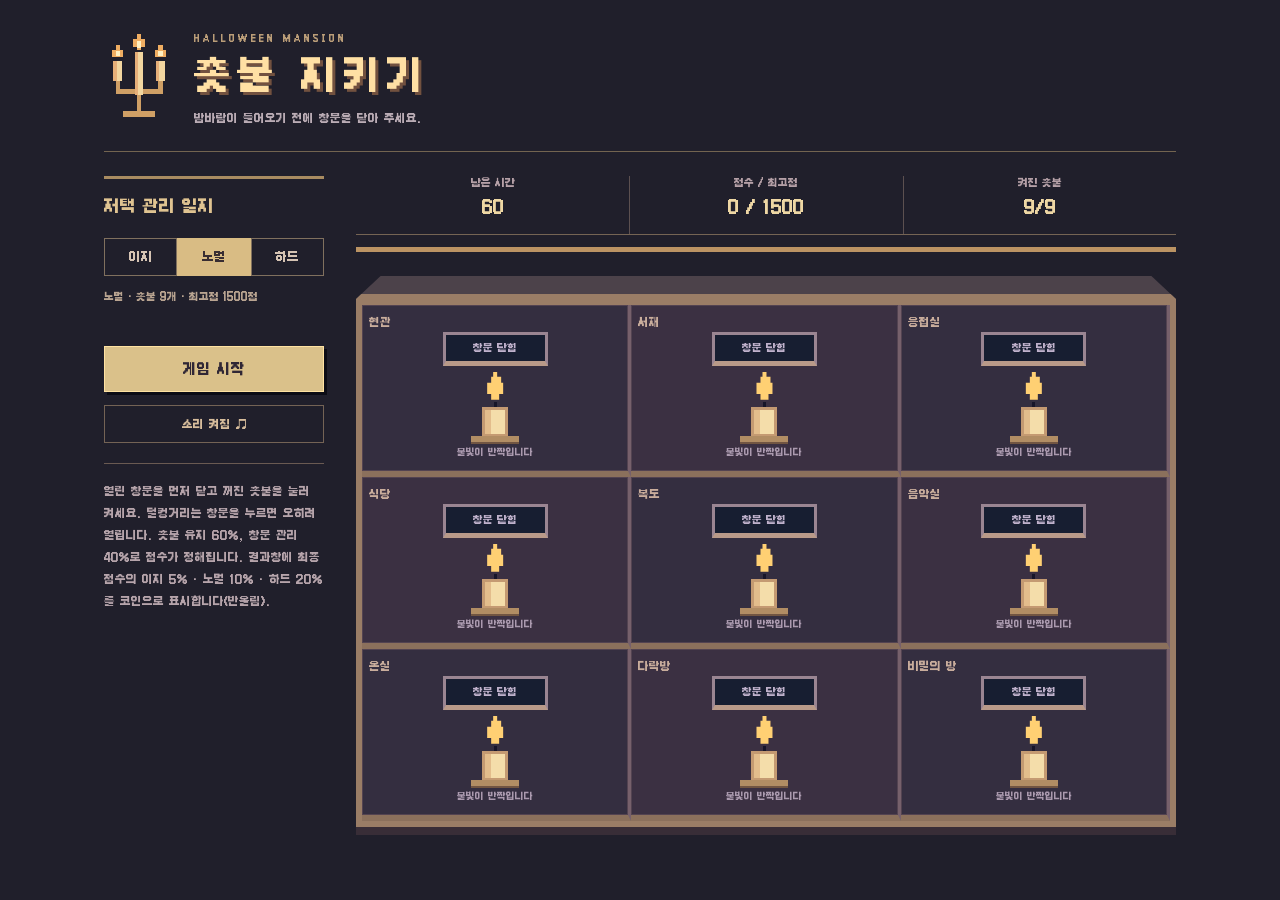
<file: candle-guard/index.html>
<!doctype html><html lang="ko"><head><meta charset="utf-8"><meta name="viewport" content="width=device-width,initial-scale=1"><meta name="theme-color" content="#111834"><title>촛불 지키기 · 핼러윈 저택</title><meta name="description" content="바람을 막고 저택의 촛불을 지켜 주세요."><link rel="icon" type="image/svg+xml" href="data:image/svg+xml,%3Csvg xmlns='http://www.w3.org/2000/svg' viewBox='0 0 32 32'%3E%3Crect width='32' height='32' fill='%23111834'/%3E%3Cpath fill='%23ff4baa' d='M14 3h4v8h-4z'/%3E%3Cpath fill='%23ffcf72' d='M10 13h12v15H10z'/%3E%3C/svg%3E"><style>
@import url('https://fonts.googleapis.com/css2?family=Gowun+Dodum&family=Press+Start+2P&display=swap');:root{font-family:'Gowun Dodum',sans-serif;color:#f7eaf5;background:#10152d}*{box-sizing:border-box}body{margin:0;background:radial-gradient(circle at 50% 0,#263056,#10152d 65%);min-height:100vh}button{font:inherit;cursor:pointer;touch-action:manipulation}main{max-width:930px;margin:auto;padding:20px 16px 50px}header{text-align:center;padding:8px 0 14px}.eyebrow{font:10px 'Press Start 2P',monospace;color:#fa5cba;letter-spacing:2px}h1{margin:12px 0;font-size:clamp(28px,5vw,42px);color:#fff0ba;text-shadow:3px 3px #a82378}header p{margin:0;color:#c9c9df}.hud{display:grid;grid-template-columns:repeat(3,1fr);gap:8px;margin:16px 0}.stat{border:3px solid #655b88;background:#1e2343;box-shadow:4px 4px 0 #090c20;text-align:center;padding:9px 2px}.stat small{display:block;color:#d6bbdc;font-size:13px}.stat strong{font:16px 'Press Start 2P',monospace;color:#fff0ba;line-height:2}.progress{height:14px;border:3px solid #69577f;background:#080d22;margin:0 4px 16px}.progress div{background:#fa5cba;height:100%;width:100%;transition:width .15s linear}.board{display:grid;grid-template-columns:repeat(3,1fr);gap:10px}.room{background:#252543;border:4px solid #605376;box-shadow:inset 0 0 0 3px #363154,4px 4px 0 #090c20;min-height:165px;padding:8px;display:flex;flex-direction:column;align-items:center;justify-content:space-between;position:relative}.room.danger{border-color:#f05ba9}.room.shut{opacity:.58}.room-name{font-size:14px;color:#f8dcea}.window{border:2px solid #907fa7;background:#161936;color:#f5e5ff;padding:5px 8px;min-height:32px;font-size:13px}.window.open{color:#ff8ccc;border-color:#f05ba9;background:#45204e;animation:pulse 1s infinite}.candle{display:flex;flex-direction:column;align-items:center;justify-content:end;background:none;border:0;min-width:70px;min-height:75px;color:#ffe9b9}.flame{width:20px;height:28px;background:#ffd86b;clip-path:polygon(50% 0,75% 38%,90% 65%,70% 100%,28% 100%,10% 65%,25% 40%);filter:drop-shadow(0 0 8px #ffdb8a);margin-bottom:2px}.wick{width:3px;height:5px;background:#171529}.wax{height:30px;width:26px;background:#ffe9b9;border:3px solid #eab884;box-shadow:inset 6px 0 #ffdab1}.candle.off .flame{visibility:hidden}.candle.off .wax{background:#9b91a8;box-shadow:inset 6px 0 #77718f;border-color:#605b75}.candle:disabled{cursor:default}.room-status{font-size:12px;color:#dbc9e3;height:18px}.controls{text-align:center;margin-top:17px}.primary{border:3px solid #ffafd9;background:#e946a1;color:#220c30;padding:12px 23px;font-weight:800;font-size:18px;box-shadow:4px 4px #81376d}.primary:active{transform:translate(3px,3px);box-shadow:1px 1px #81376d}.note{font-size:14px;line-height:1.6;color:#d3c6da;margin:14px auto 0;max-width:610px}.overlay{position:fixed;inset:0;background:#090d21dc;display:grid;place-items:center;padding:20px;z-index:4}.panel{max-width:430px;width:100%;border:5px solid #ef66b3;background:#232143;box-shadow:8px 8px #080a1a;padding:25px;text-align:center}.panel h2{color:#ffe7ad;font-size:27px;margin:0 0 12px}.panel p{line-height:1.7}.panel .primary{margin:12px 0 0}.hidden{display:none!important}@keyframes pulse{50%{background:#65235c}}@media(max-width:600px){main{padding:15px 10px 35px}.board{gap:6px}.room{min-height:138px;padding:5px;border-width:3px}.room-name{font-size:12px}.window{font-size:11px;padding:4px 2px;width:100%}.candle{min-height:62px}.flame{width:16px;height:22px}.wax{height:25px;width:21px}.room-status{font-size:10px}.stat strong{font-size:13px}}
.difficulty{display:flex;justify-content:center;gap:8px;flex-wrap:wrap;margin:5px auto 15px}.difficulty button{border:3px solid #746284;background:#252746;color:#f4e7f7;padding:8px 12px;min-width:94px}.difficulty button[aria-pressed="true"]{background:#e946a1;color:#1c1029;border-color:#ffd0e9;font-weight:bold}.difficulty button:disabled{opacity:.6;cursor:default}.mode-info{text-align:center;margin:0 0 10px;color:#ffe7ad;font-size:14px}.board.hard{grid-template-columns:repeat(5,1fr)}@media(max-width:650px){.board.hard{grid-template-columns:repeat(3,1fr)}}.window.rattle{border-color:#ddb6e8;animation:shake .13s steps(2,end) infinite}.room.rattling{border-color:#a97daa}.sound{margin-left:12px;background:#29284c;color:#ffe4f2;border:2px solid #a174a8;padding:10px 12px;min-height:46px}.sound:focus-visible,.window:focus-visible,.candle:focus-visible,.primary:focus-visible{outline:3px solid #fff0a0;outline-offset:2px}@keyframes shake{50%{transform:translateX(3px)}}
@font-face{font-family:ManorPixel;src:url('../maze/Galmuri11.woff2')}body{background:#201f2b;color:#e5d9c8}main{max-width:1120px;padding:32px 24px 45px;font-family:ManorPixel,monospace;display:grid;grid-template-columns:220px minmax(0,1fr);column-gap:32px}header{grid-column:1/-1;display:flex;align-items:center;gap:20px;text-align:left;padding:0 0 25px;margin-bottom:24px;border-bottom:1px solid #736450}header svg{width:70px;height:94px;flex:none}.eyebrow{font:9px ManorPixel,monospace;letter-spacing:3px;color:#ba9d78}h1{font:38px/1.5 ManorPixel,monospace;color:#ffe0a4;text-shadow:3px 3px #72513f;margin:3px 0 6px;letter-spacing:5px}header p{font-size:11px;color:#baacb5}.desk{grid-column:1;grid-row:2;align-self:start;border-top:3px solid #a88b61;padding-top:17px}.desk:before{content:'저택 관리 일지';display:block;color:#dfc391;font-size:16px;margin-bottom:20px}.difficulty{justify-content:flex-start;gap:0;flex-wrap:nowrap;margin:0 0 12px}.difficulty button{font:12px ManorPixel,monospace;min-width:0;flex:1;padding:10px 0;border:1px solid #80705e;background:transparent;color:#d5c3b3}.difficulty button[aria-pressed="true"]{background:#d9bc84;color:#382d32;border-color:#d9bc84}.mode-info{text-align:left;font-size:10px;line-height:1.8;color:#b9a491;min-height:36px}.controls{text-align:left;margin-top:22px}.primary{font:14px ManorPixel,monospace;background:#dac18a;color:#302735;border:1px solid #ffe2a2;box-shadow:3px 3px #0c0c15;padding:13px 16px}.controls .primary{width:100%}.sound{font:11px ManorPixel,monospace;margin:13px 0 0;background:transparent;border:1px solid #746355;color:#d7bd9c;min-height:38px;width:100%}.note{font-size:11px;line-height:2;color:#b6a4ab;border-top:1px solid #6a5a52;padding-top:17px;margin-top:20px}.play-area{grid-column:2;grid-row:2;min-width:0}.hud{margin:0 0 12px;gap:0;border-bottom:1px solid #756454}.stat{background:none;border:0;box-shadow:none;padding:0 4px 10px}.stat+ .stat{border-left:1px solid #5c5050}.stat small{font-size:10px;color:#b5a0a7}.stat strong{font:17px/2 ManorPixel,monospace;color:#eed7a4}.progress{height:5px;border:0;margin:0 0 24px;background:#3c3340}.progress div{background:#bb9363}.mansion-roof{height:23px;background:#4c424a;clip-path:polygon(3% 0,97% 0,100% 100%,0 100%);border-bottom:5px solid #9a7d66}.board{gap:0;background:#554652;border:6px solid #9a7d66;box-shadow:0 8px #382d37}.room{background:#342e40;border:0;border-right:3px solid #76606b;border-bottom:6px solid #8b705c;box-shadow:inset 0 0 0 1px #534351;min-height:172px;padding:10px 7px 7px}.room:nth-child(even){background:#3b3042}.room-name{font-size:11px;color:#c9ad9c;align-self:flex-start}.window{font:10px ManorPixel,monospace;background:#171e31;border:3px solid #9a8592;border-bottom:5px solid #b99a89;color:#bfb1cb;min-height:34px;min-width:105px}.window.open{background:#513047;border-color:#e695ab;color:#ffe1db;animation:none}.room.danger{box-shadow:inset 0 0 0 2px #d57d96}.room.shut{opacity:1;background:#222332}.room.shut .room-name{color:#908493}.room-status{font-size:9px;color:#ab9aaf}.room.danger .room-status{color:#f0adba}.flame{filter:none;background:#ffd073;clip-path:polygon(40% 0,60% 0,60% 18%,80% 18%,80% 40%,90% 40%,90% 80%,70% 80%,70% 100%,30% 100%,30% 80%,10% 80%,10% 40%,30% 40%,30% 18%,40% 18%)}.candle{position:relative;padding-bottom:7px}.candle:after{content:'';position:absolute;bottom:0;width:48px;height:6px;background:#b18d64;border-bottom:2px solid #715542}.wax{border-color:#c49a72;background:#f4ddaa;box-shadow:inset 6px 0 #e3bd8c}.room.rattling{box-shadow:inset 0 0 0 1px #a97daa}.panel{font-family:ManorPixel,monospace;background:#e1cfaa;color:#433343;border:1px solid #f5e3bd;outline:5px solid #64505a;padding:30px;box-shadow:10px 10px #10101a}.panel:before{content:'NIGHT WATCH / REPORT';display:block;font-size:9px;letter-spacing:2px;border-bottom:1px solid #95806f;padding-bottom:18px;margin-bottom:22px}.panel h2{font-size:23px;color:#493244}.panel p{font-size:13px;line-height:2}.panel .sound{color:#493244;border-color:#8c7069}.panel .primary{background:#584255;color:#f1d6ad;border-color:#584255}.board.hard .window{min-width:0;width:100%;font-size:9px}.board.hard .room-name{font-size:10px}.board.hard .room-status{font-size:8px}@media(max-width:750px){main{display:block;padding:20px 12px 30px}header{gap:12px;margin-bottom:18px;padding-bottom:18px}header svg{width:48px;height:67px}h1{font-size:29px;letter-spacing:3px}header p{font-size:9px}.eyebrow{font-size:7px;letter-spacing:2px}.desk{display:grid;grid-template-columns:1fr auto;gap:0 15px;border:0;padding:0;margin-bottom:20px}.desk:before{display:none}.difficulty{grid-column:1;max-width:280px}.mode-info{grid-column:1;margin:0;min-height:0}.controls{grid-column:2;grid-row:1/3;margin:0;display:flex;align-items:start;gap:8px;flex-wrap:wrap;max-width:150px}.controls .primary{font-size:12px;padding:10px}.controls .sound{margin:0;min-height:28px;font-size:9px}.note{grid-column:1/-1;font-size:10px;margin:13px 0 0;padding:10px 0 0;line-height:1.8}.room{min-height:153px;padding:7px 3px;border-right-width:2px}.room-name{font-size:10px}.window{min-width:0;width:95%;font-size:9px;padding:5px 0}.room-status{font-size:8px}.hud .stat strong{font-size:15px}.board.hard{grid-template-columns:repeat(3,1fr)}.board.hard .room-status{font-size:8px}.mansion-roof{height:17px}.board{border-width:4px}}
</style></head><body><main><header><svg viewBox="0 0 60 84" aria-hidden="true" shape-rendering="crispEdges"><path fill="#cf9f65" d="M28 51h4v20h12v5H16v-5h12zM9 39h4v12h34V39h4v16H9z"/><path fill="#f2d6a0" d="M7 26h8v18H7zM26 18h8v38h-8zM45 26h8v18h-8z"/><path fill="#e6af79" d="M7 26h3v18H7zM26 18h3v38h-3zM45 26h3v18h-3z"/><path fill="#efad62" d="M28 2h4v4h3v7h-3v3h-4v-3h-3V6h3zM9 12h4v4h3v6H6v-6h3zM47 12h4v4h3v6H44v-6h3z"/><path fill="#fff0c2" d="M28 8h4v6h-4zM9 17h4v4H9zM47 17h4v4h-4z"/></svg><div><div class="eyebrow">HALLOWEEN MANSION</div><h1>촛불 지키기</h1><p>밤바람이 들어오기 전에 창문을 닫아 주세요.</p></div></header><aside class="desk"><nav class="difficulty" aria-label="난이도 선택"><button data-mode="easy" aria-pressed="false">이지</button><button data-mode="normal" aria-pressed="true">노멀</button><button data-mode="hard" aria-pressed="false">하드</button></nav><p class="mode-info" id="mode-info"></p><div class="controls"><button class="primary" id="start">게임 시작</button><button class="sound" id="sound" aria-pressed="true">소리 켜짐 ♫</button></div><p class="note">열린 창문을 먼저 닫고 꺼진 촛불을 눌러 켜세요. 덜컹거리는 창문을 누르면 오히려 열립니다. 촛불 유지 60%, 창문 관리 40%로 점수가 정해집니다. 결과창에 최종 점수의 이지 5% · 노멀 10% · 하드 20%를 코인으로 표시합니다(반올림).</p></aside><div class="play-area"><div class="hud"><div class="stat"><small>남은 시간</small><strong id="time">60</strong></div><div class="stat"><small>점수 / 최고점</small><strong id="score">0</strong></div><div class="stat"><small>켜진 촛불</small><strong id="lit">9/9</strong></div></div><div class="progress"><div id="bar"></div></div><div class="mansion-roof" aria-hidden="true"></div><section class="board" id="board" aria-label="저택의 아홉 방"></section></div></main><div class="overlay hidden" id="end"><div class="panel"><h2>파티 준비 완료!</h2><p id="result"></p><p id="coin-result" style="font-size:20px;font-weight:bold;color:#493244" aria-live="polite"></p><button class="primary" id="again">다시 하기</button><button class="sound" id="choose">난이도 선택</button></div></div><script>
const names=['현관','서재','응접실','식당','복도','음악실','온실','다락방','비밀의 방','계단','회랑','작업실','손님방','지하실','종탑'];const modes={easy:{label:'이지',count:6,mult:1,start:2.1,end:1.1,burst:2,rattle:.22,wind:3.1},normal:{label:'노멀',count:9,mult:1.5,start:1.55,end:.53,burst:3,rattle:.32,wind:2.5},hard:{label:'하드',count:15,mult:2,start:1.2,end:.42,burst:4,rattle:.42,wind:2.3}};let mode='normal';const config=()=>modes[mode];
const board=document.getElementById('board');let rooms=[],score=0,timePoints=0,actionPoints=0,penalties=0,remaining=60,running=false,last=0,spawn=0,acc=0,draw=0,frame=0,soundOn=true,audio=null,musicTimer=null,noteIndex=0;
const rand=n=>Math.floor(Math.random()*n);function updateMode(){const d=config();document.querySelectorAll('[data-mode]').forEach(b=>{b.setAttribute('aria-pressed',String(b.dataset.mode===mode));b.disabled=running});document.getElementById('mode-info').textContent=`${d.label} · 촛불 ${d.count}개 · 최고점 ${1000*d.mult}점`;board.classList.toggle('hard',mode==='hard')}function points(){return Math.floor(Math.max(0,Math.min(1000,timePoints+Math.min(400,actionPoints)-penalties))*config().mult)}function refreshScore(){score=points()}
function paint(){
if(board.children.length!==rooms.length){board.innerHTML=rooms.map((r,i)=>`<div class="room ${r.open?'danger':''} ${r.rattle>0?'rattling':''} ${!r.lit?'shut':''}"><span class="room-name">${names[i]}</span><button class="window ${r.open?'open':r.rattle>0?'rattle':''}" data-window="${i}" aria-label="${names[i]} 창문 ${r.open?'열림, 닫기':r.rattle>0?'덜컹거림, 누르면 열림':'닫힘'}">${r.open?'창문 열림 ⇢':r.rattle>0?'덜컹 덜컹':'창문 닫힘'}</button><button class="candle ${r.lit?'':'off'}" data-candle="${i}" aria-label="${names[i]} 촛불 ${r.lit?'켜짐':'켜기'}" ${r.lit?'disabled':''}><span class="flame"></span><span class="wick"></span><span class="wax"></span></button><span class="room-status">${r.open?'바람이 들어옵니다':r.rattle>0?'무슨 소리지?':r.lit?'불빛이 반짝입니다':'촛불이 꺼졌습니다'}</span></div>`).join('');}
rooms.forEach((r,i)=>{
 const room=board.children[i],w=room.querySelector('[data-window]'),c=room.querySelector('[data-candle]');
 room.className='room'+(r.open?' danger':'')+(r.rattle>0?' rattling':'')+(!r.lit?' shut':'');
 w.className='window'+(r.open?' open':r.rattle>0?' rattle':'');
 w.textContent=r.open?'창문 열림 ⇢':r.rattle>0?'덜컹 덜컹':'창문 닫힘';
 w.setAttribute('aria-label',names[i]+' 창문 '+(r.open?'열림, 닫기':r.rattle>0?'덜컹거림, 누르면 열림':'닫힘'));
 c.className='candle'+(r.lit?'':' off');c.disabled=r.lit;
 c.setAttribute('aria-label',names[i]+' 촛불 '+(r.lit?'켜짐':'켜기'));
 room.querySelector('.room-status').textContent=r.open?'바람이 들어옵니다':r.rattle>0?'무슨 소리지?':r.lit?'불빛이 반짝입니다':'촛불이 꺼졌습니다';
});
document.getElementById('score').textContent=score+' / '+1000*config().mult;document.getElementById('time').textContent=Math.ceil(remaining);document.getElementById('lit').textContent=rooms.filter(r=>r.lit).length+'/'+config().count;document.getElementById('bar').style.width=remaining/60*100+'%'}
function tone(freq,duration=.14,volume=.045,type='sine',when=0){if(!soundOn||!audio)return;const at=audio.currentTime+when,o=audio.createOscillator(),g=audio.createGain();o.type=type;o.frequency.setValueAtTime(freq,at);g.gain.setValueAtTime(.0001,at);g.gain.exponentialRampToValueAtTime(Math.min(.15,volume*1.5),at+.012);g.gain.exponentialRampToValueAtTime(.0001,at+duration);o.connect(g).connect(audio.destination);o.start(at);o.stop(at+duration+.02)}
function noise(duration=.35,volume=.07){if(!soundOn||!audio)return;const len=Math.floor(audio.sampleRate*duration),buffer=audio.createBuffer(1,len,audio.sampleRate),data=buffer.getChannelData(0);for(let i=0;i<len;i++)data[i]=(Math.random()*2-1)*(1-i/len);const source=audio.createBufferSource(),filter=audio.createBiquadFilter(),gain=audio.createGain();data.length;source.buffer=buffer;filter.type='lowpass';filter.frequency.value=700;gain.gain.value=Math.min(.16,volume*1.5);source.connect(filter).connect(gain).connect(audio.destination);source.start()}
function effect(which){if(which==='open'){noise(.26,.045);tone(180,.18,.03,'triangle')}else if(which==='close'){tone(280,.06,.055,'square');tone(165,.12,.05,'triangle',.055)}else if(which==='out'){noise(.65,.10);tone(145,.35,.055,'sine')}else if(which==='light'){tone(660,.12,.035);tone(880,.2,.03,'sine',.08)}else if(which==='rattle'){tone(120,.05,.015,'square');tone(110,.05,.013,'square',.09)}}
const melody=[659,0,784,0,988,784,659,0,587,0,784,0,880,784,587,0,523,0,659,0,784,659,523,0,494,0,587,0,659,587,494,0];function music(){if(!running||!soundOn)return;let f=melody[noteIndex++%melody.length];if(f){tone(f,.34,.016,'sine');tone(f/2,.52,.008,'triangle')}musicTimer=setTimeout(music,290)}
function init(){cancelAnimationFrame(frame);clearTimeout(musicTimer);if(soundOn){audio??=new (window.AudioContext||window.webkitAudioContext)();audio.resume();noteIndex=0}rooms=names.slice(0,config().count).map(()=>({lit:true,open:false,wind:0,rattle:0}));score=0;timePoints=0;actionPoints=0;penalties=0;remaining=60;spawn=0;acc=0;draw=0;last=0;running=true;updateMode();document.getElementById('end').classList.add('hidden');document.getElementById('start').textContent='처음부터';paint();music();frame=requestAnimationFrame(loop)}
function incident(){let available=rooms.map((r,i)=>!r.open&&r.rattle<=0?i:-1).filter(i=>i>=0);let count=Math.min(available.length,1+rand(remaining<42?config().burst:Math.max(2,config().burst-1)));for(let j=0;j<count;j++){let k=rand(available.length),r=rooms[available.splice(k,1)[0]];if(Math.random()<config().rattle){r.rattle=1.4+Math.random()*1.1;effect('rattle')}else{r.open=true;r.wind=0;effect('open')}}}
function loop(t){if(!running)return;if(!last)last=t;let dt=Math.min((t-last)/1000,.15);last=t;remaining=Math.max(0,remaining-dt);spawn+=dt;draw+=dt;timePoints+=10*rooms.filter(r=>r.lit).length/rooms.length*dt;let interval=config().start-(config().start-config().end)*(60-remaining)/60;while(spawn>=interval){spawn-=interval;incident()}for(let r of rooms){if(r.rattle>0)r.rattle=Math.max(0,r.rattle-dt);if(r.open){r.wind+=dt;if(r.wind>=Math.max(1,config().wind-(60-remaining)*.012)&&r.lit){r.lit=false;penalties+=12;refreshScore();effect('out')}}}if(draw>=.1){draw=0;refreshScore();paint()}if(remaining<=0){running=false;clearTimeout(musicTimer);refreshScore();updateMode();paint();document.getElementById('result').textContent=`${config().label} 모드 · 최종 점수 ${score} / ${1000*config().mult}점 · 촛불 ${rooms.filter(r=>r.lit).length}개가 켜져 있어요.`;document.getElementById('coin-result').textContent=`획득 코인 ${Math.round(score * ({easy:0.05,normal:0.1,hard:0.2}[mode]))} C · ${config().label} ${ {easy:5,normal:10,hard:20}[mode]}%`;document.getElementById('end').classList.remove('hidden');return}frame=requestAnimationFrame(loop)}
board.addEventListener('click',e=>{let w=e.target.closest('[data-window]'),c=e.target.closest('[data-candle]');if(!running)return;if(w){let r=rooms[+w.dataset.window];if(r.open){r.open=false;r.wind=0;actionPoints+=3;refreshScore();effect('close')}else if(r.rattle>0){r.rattle=0;r.open=true;r.wind=0;effect('open')}paint()}if(c){let r=rooms[+c.dataset.candle];if(!r.lit&&!r.open){r.lit=true;actionPoints+=6;refreshScore();effect('light');paint()}}});
function resetBoard(){score=0;timePoints=0;actionPoints=0;penalties=0;remaining=60;spawn=0;acc=0;draw=0;rooms=names.slice(0,config().count).map(()=>({lit:true,open:false,wind:0,rattle:0}));updateMode();paint()}document.querySelectorAll('[data-mode]').forEach(b=>b.onclick=()=>{if(running)return;mode=b.dataset.mode;resetBoard()});document.getElementById('start').onclick=init;document.getElementById('again').onclick=init;document.getElementById('choose').onclick=()=>{document.getElementById('end').classList.add('hidden');resetBoard();document.querySelector('.difficulty').scrollIntoView({behavior:'smooth',block:'start'})};document.getElementById('sound').onclick=()=>{soundOn=!soundOn;let b=document.getElementById('sound');b.textContent=soundOn?'소리 켜짐 ♫':'소리 꺼짐';b.setAttribute('aria-pressed',String(soundOn));clearTimeout(musicTimer);if(soundOn&&running){audio??=new (window.AudioContext||window.webkitAudioContext)();audio.resume();music()}};rooms=names.slice(0,config().count).map(()=>({lit:true,open:false,wind:0,rattle:0}));updateMode();paint();
</script></body></html>
</file>
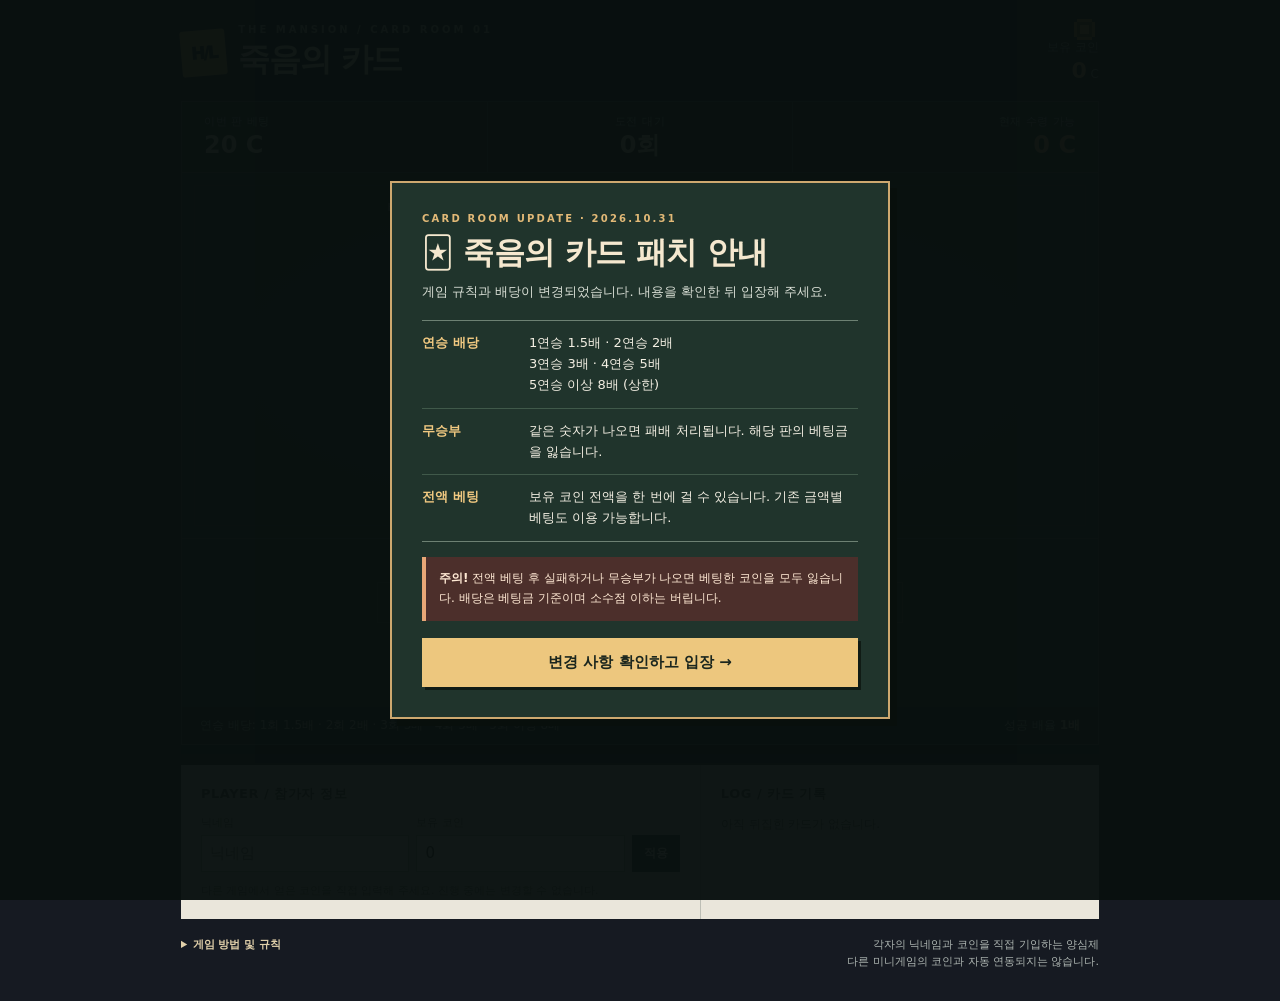
<file: high-low/index.html>
<!doctype html><html lang="ko"><head><meta charset="utf-8"><meta name="viewport" content="width=device-width,initial-scale=1"><title>죽음의 카드 | 하이앤로우</title><style>
:root{--bg:#161a22;--surface:#222a30;--table:#283f36;--text:#f4ede0;--muted:#b4b9b5;--line:#53665c;--paper:#fbf7ed;--red:#a7424f;--ink:#1b2427;--accent:#f4c77b}
*{box-sizing:border-box}
body{margin:0;background:var(--bg);color:var(--text);font-family:system-ui,-apple-system,"Malgun Gothic",sans-serif;font-size:15px}
button,input{font:inherit}button{cursor:pointer}button:disabled{opacity:.4;cursor:default}
.wrap{max-width:950px;margin:0 auto;padding:18px 16px 30px}
.masthead{display:flex;align-items:center;justify-content:space-between;gap:16px;padding:4px 0 18px}
.identity{display:flex;align-items:center;gap:12px}.logo{background:#e3b96c;color:#232725;font-weight:1000;font-size:17px;letter-spacing:-2px;padding:13px 10px;border-radius:3px;transform:rotate(-5deg)}
.eyebrow{font-size:10px;letter-spacing:3px;color:#b4b9b5;font-weight:800}.masthead h1{font-size:clamp(23px,3.4vw,32px);margin:3px 0 0;letter-spacing:-1.2px;font-weight:900}
.wallet{display:flex;flex-direction:column;align-items:end;gap:2px;font-size:12px;color:var(--muted)}.wallet strong{font-size:22px;color:var(--accent);font-variant-numeric:tabular-nums}
.game{background:var(--table);border:1px solid #556b61;box-shadow:0 9px 0 #0e1116;overflow:hidden}
.scoreboard{display:grid;grid-template-columns:1fr 1fr 1fr;align-items:center;border-bottom:1px solid var(--line);background:#20352e;min-height:66px}
.metric{display:flex;flex-direction:column;gap:2px;padding:12px 22px}.metric:nth-child(2){align-items:center;border-inline:1px solid var(--line)}.metric:nth-child(3){align-items:flex-end}.metric small{font-size:11px;color:#c2cdc6;letter-spacing:.05em}.metric strong{font-size:clamp(17px,3vw,24px);color:#fff3d6;font-variant-numeric:tabular-nums;line-height:1.2}.metric strong#pot{color:var(--accent)}
.arena{padding:28px 20px 19px;text-align:center;background:radial-gradient(ellipse at center,#355346 0%,#283f36 74%);position:relative}
.arena:before{content:"";position:absolute;inset:12px;border:1px solid #6e8a791f;pointer-events:none}
.arena-head{display:flex;justify-content:space-between;max-width:505px;margin:0 auto 15px;font-size:11px;letter-spacing:.04em;color:#d6e0d4}
.cards{display:flex;gap:clamp(20px,6vw,58px);justify-content:center;align-items:center}
.cardwrap{display:flex;flex-direction:column;gap:8px;align-items:center}.cardlabel{font-size:11px;color:#bfcfc3;letter-spacing:2px}
.playingcard{width:clamp(109px,17vw,155px);height:clamp(155px,24vw,218px);border-radius:7px;background:var(--paper);border:2px solid #eae0cb;color:#1b2326;box-shadow:6px 7px 0 #172b26;display:flex;align-items:center;justify-content:center;flex-direction:column;position:relative}
.playingcard.red{color:var(--red)}.playingcard.back{border:6px solid #eae0cb;background:repeating-linear-gradient(45deg,#5c404e 0px,#5c404e 5px,#755661 5px,#755661 7px);color:#f2e4d0}
.playingcard.back:after{content:"H / L";position:absolute;inset:10px;border:2px solid #e0c4b2;display:grid;place-items:center;font-family:Georgia,serif;font-size:24px;letter-spacing:3px;font-weight:900}
.rank{font-family:Georgia,serif;font-size:clamp(60px,9vw,92px);line-height:1}.suit{font-size:31px}.corner{position:absolute;top:9px;left:12px;font-size:16px;font-weight:800}.back .rank{opacity:0}.vs{font-size:30px;color:#e8d7b8;font-weight:300}
.message{margin:22px auto 0;min-height:27px;color:#f9e1b4;font-size:15px;font-weight:650}
.control{border-top:1px solid var(--line);padding:18px 20px 20px;text-align:center;background:#263c33}
.control-label{font-size:11px;color:#c8d7c8;letter-spacing:1.5px;margin-bottom:10px}
.stakes{display:flex;gap:7px;justify-content:center;flex-wrap:wrap;margin-bottom:14px}
.bet{background:#24352f;color:#e9e4d8;border:1px solid #6b8072;padding:10px 16px;min-width:63px}
.bet.active{background:#f0ce8b;color:#242321;border-color:#f0ce8b;font-weight:850}
.btn{border:0;border-radius:2px;padding:13px 22px;font-weight:850;letter-spacing:.01em}
.btn.main{background:var(--accent);color:#1b241d}.btn.good{background:#dfe6d5;color:#1d372d}
.startbtn{width:min(100%,390px);min-height:50px;font-size:16px}
.decision{display:grid;grid-template-columns:1fr 1fr;gap:12px;max-width:560px;margin:0 auto}.decision button{padding:14px 8px;display:flex;flex-direction:column;gap:2px;align-items:center;justify-content:center;min-height:81px}
.decision b{font-size:23px;letter-spacing:.04em}.decision small{font-size:11px;font-weight:600;opacity:.8}
.high{background:#e3b76f;color:#28211c}.low{background:#d9e5e8;color:#192b35}
.cashout{display:block;margin:14px auto 0;background:none;color:#e1ddc4;border:0;border-bottom:1px solid #c3c0a8;padding:6px 15px;font-size:14px}
.hide{display:none!important}.result{display:flex;flex-direction:column;align-items:center;gap:6px;font-weight:800;font-size:19px;margin:0 0 16px}.result span{font-size:37px}.result small{font-size:12px;color:#ddd1bb;font-weight:500}.redText{color:#ffb1ae}.greenText{color:#e1d38c}
.roundbar{display:flex;align-items:center;justify-content:space-between;gap:14px;background:#182d27;padding:10px 18px;font-size:12px;color:#c6d1c7}.roundbar strong{color:#e9d5b0}
.dock{background:#eae6db;color:#28312d;margin-top:20px;display:grid;grid-template-columns:1.3fr 1fr;gap:0;min-height:145px}
.dock h2{font-size:13px;margin:0 0 12px;font-weight:900;letter-spacing:.04em;color:#39493f}.account,.ledger{padding:20px}.ledger{border-left:1px solid #bdbeb5}
.entry{display:flex;gap:7px;align-items:end}.entry .field{flex:1;min-width:0}.entry label{display:block;font-size:11px;margin-bottom:5px;color:#59645b}.entry input{width:100%;height:37px;border:1px solid #aeb3a9;border-radius:0;padding:9px 8px;background:#faf9f3;color:#1d2424;min-width:0}.entry button{height:37px;white-space:nowrap;background:#233d33;color:#fff;border:0;padding:0 12px;font-weight:800;font-size:12px}.entry button:disabled{opacity:.45}
.entryNotice{font-size:11px;color:#666f63;margin:10px 0 0;line-height:1.55}
.history{max-height:117px;overflow:auto;font-size:12px;line-height:1.6;color:#49544d}.history div{border-bottom:1px solid #d6d4c8;padding:4px 0}
footer{display:flex;justify-content:space-between;gap:18px;align-items:flex-start;margin-top:17px;font-size:11px;color:#aeb6b2;line-height:1.6}footer details{max-width:550px}footer summary{cursor:pointer;color:#e1d0aa;font-weight:700}footer p{margin:8px 0}footer .footnote{text-align:right}
button:focus-visible,input:focus-visible,summary:focus-visible{outline:3px solid #e0a95a;outline-offset:2px}
@media(max-width:700px){.wrap{padding:11px 9px 25px}.scoreboard .metric{padding:10px}.metric small{font-size:10px}.arena{padding:22px 12px 16px}.dock{grid-template-columns:1fr}.ledger{border-left:0;border-top:1px solid #bdbeb5}.account,.ledger{padding:15px}.playingcard{width:115px;height:162px}.arena-head{max-width:365px}.masthead{padding-bottom:13px}footer{display:block}footer .footnote{text-align:left;margin-top:8px}}
@media(max-width:380px){.entry{flex-wrap:wrap}.entry .field{min-width:43%}.entry button{width:100%}.cards{gap:14px}.playingcard{width:103px;height:150px}.vs{font-size:20px}.scoreboard .metric{padding:8px}.bet{min-width:54px;padding:9px}}

/* Pixel touches only: handmade card-back insignia and a tiny coin. */
.playingcard.back{background:#40505a;border:5px solid #e4ddc9;box-shadow:inset 0 0 0 4px #a38673,6px 7px 0 #172b26}
.playingcard.back:after{content:none}
.card-back-pixel{width:65%;max-width:90px;height:auto;image-rendering:pixelated;filter:drop-shadow(3px 3px 0 #1c292c66)}
.coinpix{position:relative;display:inline-block;width:15px;height:15px;background:#f0bc66;border:3px solid #8e622f;box-shadow:0 -3px 0 #d79b4b,0 3px 0 #d79b4b,3px 0 0 #d79b4b,-3px 0 0 #d79b4b;margin:0 7px 0 4px;vertical-align:-2px}

/* Shared mini-game controls/results: small block shadows instead of web cards. */
.btn{border-radius:0;box-shadow:3px 3px 0 #18271f}
.decision .btn{box-shadow:4px 4px 0 #1b3128}
.result{border-top:2px solid #688273;padding-top:12px;text-shadow:2px 2px 0 #172a23}

/* Custom card back: original pumpkin pixel art supplied by the organizer. */
.playingcard.back{background:#121a17;border:5px double #e6c98d;box-shadow:inset 0 0 0 4px #314439,6px 7px 0 #172b26}
.playingcard.back:after{content:none}
.card-back-pumpkin{display:block;width:94%;max-width:135px;aspect-ratio:1;object-fit:contain;image-rendering:pixelated}

/* Scheduled maintenance gate, 2026-10-31 13:00 KST. */
#maintenanceGate{position:fixed;inset:0;z-index:99999;background:#111a18;color:#f7e8ca;display:none;align-items:center;justify-content:center;padding:24px;text-align:center}
#maintenanceGate.active{display:flex}
#maintenanceGate .maintenanceBox{border:2px solid #d5ae75;max-width:500px;width:100%;padding:32px 20px;background:#20352e;box-shadow:8px 8px 0 #0a1110}
#maintenanceGate h2{font-size:clamp(24px,6vw,32px);margin:0 0 16px}#maintenanceGate p{line-height:1.8;color:#e5dbc8;margin:8px 0}
.bet.allin{border:1px solid #d9a05d;color:#ffe3af;background:#533628;font-weight:900;min-width:112px}.bet.allin.active{background:#f0b36b;color:#24180f;border-color:#f0b36b}

/* Mandatory pre-game patch notice, 2026-10-31 reopening. */
#patchNotice{position:fixed;inset:0;z-index:99998;display:none;align-items:center;justify-content:center;padding:14px;background:rgba(9,16,15,.97);overflow-y:auto;color:#f5e8cf}
#patchNotice.active{display:flex}
#patchNotice .patchPanel{width:min(100%,500px);max-height:calc(100dvh - 28px);overflow-y:auto;background:#20342c;border:2px solid #cda86f;box-shadow:7px 7px 0 #080f0c;padding:clamp(18px,4vw,30px);text-align:left}
.patchKicker{font-size:10px;letter-spacing:2.2px;color:#e2b977;font-weight:850}
#patchNotice h2{font-size:clamp(24px,6vw,31px);margin:8px 0 7px;letter-spacing:-.6px}
.patchIntro{font-size:13px;line-height:1.7;color:#d8ded5;margin:0 0 17px}
.patchRows{border-top:1px solid #6d8173;border-bottom:1px solid #6d8173;margin:0 0 15px}
.patchRow{padding:12px 0;border-bottom:1px solid #40594a;display:flex;align-items:flex-start;gap:14px;justify-content:space-between;font-size:13px;line-height:1.6}
.patchRow:last-child{border-bottom:0}.patchRow strong{flex:0 0 93px;color:#f1c981}.patchRow span{flex:1;color:#f3efe3}
.patchWarning{background:#4c2f2b;border-left:4px solid #e7a777;color:#ffe9d4;padding:12px 13px;font-size:12px;line-height:1.65;margin:0 0 17px}
#patchConfirm{width:100%;min-height:49px;border:0;background:#edc77e;color:#1b261e;font-weight:900;font-size:15px;box-shadow:3px 3px 0 #101b15}
#patchConfirm:focus-visible{outline:3px solid white;outline-offset:3px}
</style></head><body><div class="wrap">
<header class="masthead"><div class="identity"><div class="logo" aria-hidden="true">H/L</div><div><div class="eyebrow">THE MANSION / CARD ROOM 01</div><h1>죽음의 카드</h1></div></div><div class="wallet"><span class="coinpix" aria-hidden="true"></span>보유 코인 <div><strong id="wallet">0</strong> C</div></div></header>
<main class="game">
<div class="scoreboard">
<div class="metric"><small>이번 판 베팅</small><strong id="bet">0 C</strong></div>
<div class="metric"><small id="stage">도전 대기</small><strong id="streak">0회</strong></div>
<div class="metric"><small>현재 수령 가능</small><strong id="pot">0 C</strong></div>
</div>
<div class="arena">
<div class="arena-head"><span>HIGH & LOW</span><span id="deckcount">남은 카드 52장</span></div>
<div class="cards">
<div class="cardwrap"><div class="cardlabel">NOW</div><div id="current" class="playingcard back"><span class="rank">?</span></div></div>
<div class="vs">→</div>
<div class="cardwrap"><div class="cardlabel">NEXT</div><div id="next" class="playingcard back"><span class="rank">?</span></div></div>
</div><div id="message" class="message" role="status" aria-live="polite">다음 카드를 맞혀 보세요.</div>
</div>
<div class="control">
<div id="setup"><div class="control-label">BET / 베팅 금액</div><div class="stakes" id="stakes"></div><button id="start" class="btn main startbtn">게임 시작 →</button></div>
<div id="playing" class="hide"><div class="control-label">다음 카드는?</div><div class="decision"><button id="higher" class="btn high"><b>↑ HIGH</b><small>지금보다 높다</small></button><button id="lower" class="btn low"><b>↓ LOW</b><small>지금보다 낮다</small></button></div><button id="cashout" class="cashout">여기서 상금 수령하기</button></div>
<div id="finished" class="hide"><div id="finalresult" class="result"></div><button id="again" class="btn main startbtn">다시 시작 →</button></div>
</div><div class="roundbar"><span>연승 배당: 1회 1.5배 · 2회 2배 · 3회 3배 · 4회 5배 · 5회 이상 8배</span><span>성공 배율 <strong id="multi">1배</strong></span></div>
</main>
<div class="dock">
<section class="account"><h2>PLAYER / 참가자 정보</h2><div class="entry"><div class="field"><label for="nickname">닉네임</label><input id="nickname" maxlength="40" placeholder="닉네임"></div><div class="field"><label for="manualBalance">보유 코인</label><input id="manualBalance" type="number" min="0" max="1000000000000" step="1" inputmode="numeric" placeholder="0"></div><button id="applyBalance">적용</button></div><p id="entryNotice" class="entryNotice">다른 게임에서 얻은 코인을 직접 입력해 주세요. 진행 중에는 변경할 수 없습니다.</p></section>
<section class="ledger"><h2>LOG / 카드 기록</h2><div id="history" class="history">아직 기록이 없습니다.</div></section>
</div>
<footer><details><summary>게임 방법 및 규칙</summary><p>현재 카드보다 다음 카드가 높을지 낮을지 선택하세요. A가 가장 높고 2가 가장 낮습니다. 같은 숫자가 나오면 무승부도 패배로 처리됩니다. 연속 적중에 따른 수령 상금은 베팅금 기준 1회 1.5배, 2회 2배, 3회 3배, 4회 5배, 5회 이상 8배로 계산합니다. 소수점 이하 코인은 버립니다. 언제든 중간 수령할 수 있지만 실패하면 이번 판의 상금을 받지 못합니다. 보유 코인을 전액 베팅할 수도 있으며 실패하면 해당 베팅금 전액을 잃습니다. 카드는 중복 없이 한 벌(52장)에서 나옵니다.</p></details><div class="footnote">각자의 닉네임과 코인을 직접 기입하는 양심제<br>다른 미니게임의 코인과 자동 연동되지는 않습니다.</div></footer>
</div><div id="patchNotice" class="active" role="dialog" aria-modal="true" aria-labelledby="patchNoticeTitle" aria-describedby="patchNoticeDescription">
<div class="patchPanel">
<div class="patchKicker">CARD ROOM UPDATE · 2026.10.31</div>
<h2 id="patchNoticeTitle">🃏 죽음의 카드 패치 안내</h2>
<p id="patchNoticeDescription" class="patchIntro">게임 규칙과 배당이 변경되었습니다. 내용을 확인한 뒤 입장해 주세요.</p>
<div class="patchRows">
<div class="patchRow"><strong>연승 배당</strong><span>1연승 1.5배 · 2연승 2배<br>3연승 3배 · 4연승 5배<br>5연승 이상 8배 (상한)</span></div>
<div class="patchRow"><strong>무승부</strong><span>같은 숫자가 나오면 패배 처리됩니다. 해당 판의 베팅금을 잃습니다.</span></div>
<div class="patchRow"><strong>전액 베팅</strong><span>보유 코인 전액을 한 번에 걸 수 있습니다. 기존 금액별 베팅도 이용 가능합니다.</span></div>
</div>
<p class="patchWarning"><strong>주의!</strong> 전액 베팅 후 실패하거나 무승부가 나오면 베팅한 코인을 모두 잃습니다. 배당은 베팅금 기준이며 소수점 이하는 버립니다.</p>
<button type="button" id="patchConfirm">변경 사항 확인하고 입장 →</button>
</div></div><div id="maintenanceGate" role="dialog" aria-modal="true" aria-labelledby="maintenanceTitle"><div class="maintenanceBox"><h2 id="maintenanceTitle">🃏 죽음의 카드 점검 중</h2><p>배당 및 게임 규칙 조정을 위해 잠시 문을 닫았습니다.</p><p>점검 시작: 10월 31일 오후 1시<br>재개 시간은 추후 공지됩니다.</p><p>점검 중에는 게임 진행 및 정산이 불가능합니다.</p></div></div><script>
const $=s=>document.getElementById(s);
const MAINTENANCE_START=Date.parse('2026-10-31T13:00:00+09:00');
const MAINTENANCE_END=Date.parse('2026-10-31T14:00:00+09:00');
function maintenanceActive(){return Date.now()>=MAINTENANCE_START&&Date.now()<MAINTENANCE_END}
function refreshMaintenance(){const gate=$('maintenanceGate');if(gate)gate.classList.toggle('active',maintenanceActive())}
refreshMaintenance();setInterval(refreshMaintenance,1000);
let patchAcknowledged=false;
function acknowledgePatch(){if(maintenanceActive())return;patchAcknowledged=true;$('patchNotice').classList.remove('active');render();$('nickname').focus()}
$('patchConfirm').onclick=acknowledgePatch;
const SUITS=['♠','♥','♦','♣'];let balance=Number(localStorage.getItem('deathCardCoins')??0),stake=20,allIn=false,deck=[],current=null,pot=0,streak=0,phase='setup',entries=[],reveal=null,revealing=false;
function save(){localStorage.setItem('deathCardCoins',String(balance));$('wallet').textContent=balance.toLocaleString()}

function cardBackPixel(){return '<img class="card-back-pumpkin" alt="호박 도트 카드 뒷면" src="[data-uri]">';}
function cardNode(card,back=false){if(back||!card)return cardBackPixel();return '<span class="corner">'+card.label+card.suit+'</span><span class="rank">'+card.label+'</span><span class="suit">'+card.suit+'</span>'}
function renderCard(id,c,back=false){let el=$(id);el.className='playingcard'+(back?' back':c&&(['♥','♦'].includes(c.suit))?' red':'');el.innerHTML=cardNode(c,back)}
const PAYOUT_MULTIPLIERS=[1,1.5,2,3,5,8];
function payoutMultiplier(wins){return PAYOUT_MULTIPLIERS[Math.min(Math.max(0,wins),5)]}
function payoutForWins(wins){return Math.floor(stake*payoutMultiplier(wins))}
function makeDeck(){let a=[];for(let rank=2;rank<=14;rank++)for(const suit of SUITS)a.push({rank,label:rank===14?'A':rank===13?'K':rank===12?'Q':rank===11?'J':String(rank),suit});for(let i=a.length-1;i>0;i--){let j=Math.floor(Math.random()*(i+1));[a[i],a[j]]=[a[j],a[i]]}return a}
function render(){if(phase==='setup'&&allIn)stake=balance;save();if(phase==='finished')$('manualBalance').value=balance;$('applyBalance').disabled=phase==='playing';$('manualBalance').disabled=phase==='playing';$('nickname').disabled=phase==='playing';$('stage').textContent=phase==='playing'?'연속 적중':phase==='finished'?'게임 종료':'도전 대기';$('deckcount').textContent='남은 카드 '+deck.length+'장';$('bet').textContent=(phase==='setup'?stake:stake).toLocaleString()+' C';$('pot').textContent=pot.toLocaleString()+' C';$('streak').textContent=streak+'회';$('multi').textContent=payoutMultiplier(streak).toLocaleString()+'배';$('setup').classList.toggle('hide',phase!=='setup');$('playing').classList.toggle('hide',phase!=='playing');$('finished').classList.toggle('hide',phase!=='finished');renderCard('current',current,!current);renderCard('next',reveal,!reveal);$('higher').disabled=deck.length===0||revealing;$('lower').disabled=deck.length===0||revealing;$('cashout').disabled=pot===0||revealing;$('start').disabled=!patchAcknowledged||stake<=0||balance<stake;$('stakes').innerHTML=[5,10,20,50,100].map(x=>'<button class="bet '+(!allIn&&stake===x?'active':'')+'" data-stake="'+x+'" '+(balance<x?'disabled':'')+'>'+x+' C</button>').join('')+'<button class="bet allin '+(allIn?'active':'')+'" id="allInBet" '+(balance<=0?'disabled':'')+'>전액 베팅 · '+balance.toLocaleString()+' C</button>';document.querySelectorAll('[data-stake]').forEach(b=>b.onclick=()=>{allIn=false;stake=Number(b.dataset.stake);render()});$('allInBet').onclick=()=>{if(balance<=0)return;allIn=true;stake=balance;render()};$('history').innerHTML=entries.length?entries.slice().reverse().map(e=>'<div>'+e+'</div>').join(''):'아직 뒤집힌 카드가 없습니다.';}
function start(){if(maintenanceActive()||!patchAcknowledged)return;if(phase!=='setup'||stake<=0||balance<stake)return;balance-=stake;deck=makeDeck();current=deck.pop();pot=stake;streak=0;phase='playing';entries=[];reveal=null;revealing=false;$('message').textContent='다음 카드는 더 높을까, 낮을까?';render()}
function pick(direction){if(maintenanceActive())return;
 if(phase!=='playing'||revealing||!deck.length)return;
 revealing=true;
 const old=current,drawn=deck.pop();
 reveal=drawn;
 $('message').textContent='카드를 공개합니다…';
 render();
 setTimeout(()=>{
   if(maintenanceActive()){revealing=false;refreshMaintenance();return}
   const delta=Math.sign(drawn.rank-old.rank),ok=delta===direction,tie=delta===0;
   const label=old.label+old.suit+' → '+drawn.label+drawn.suit;
   if(ok){streak++;pot=payoutForWins(streak);entries.push('✓ '+label+' 적중 · '+pot.toLocaleString()+' C');$('message').textContent='정답. 상금 '+pot.toLocaleString()+' C'}
   else{const outcome=tie?'무승부':'실패';entries.push((tie?'=':'×')+' '+label+' '+outcome+' · 상금 소멸');pot=0;phase='finished';$('message').textContent=tie?'같은 숫자! 무승부도 패배로 처리됩니다.':'실패. 이번 판이 종료되었습니다.';$('finalresult').innerHTML='<span class="redText">−'+stake.toLocaleString()+' C</span><small>'+outcome+' · 지급 0 C · 남은 잔액 '+balance.toLocaleString()+' C</small>'}
   if(phase==='playing'&&deck.length===0){balance+=pot;phase='finished';$('finalresult').innerHTML='<span class="greenText">+'+(pot-stake).toLocaleString()+' C</span><small>전 카드 통과 · 잔액 '+balance.toLocaleString()+' C</small>'}
   render();
   setTimeout(()=>{revealing=false;if(phase==='playing'){current=drawn;reveal=null}render()},620);
 },490);
}
function cashout(){if(maintenanceActive())return;if(phase!=='playing'||revealing)return;balance+=pot;phase='finished';reveal=null;let net=pot-stake;entries.push('🏆 상금 '+pot.toLocaleString()+' C 수령');$('message').textContent='살아 돌아왔군요!';$('finalresult').innerHTML='<span class="greenText">상금 수령 완료 · 게임 종료! +'+net.toLocaleString()+' C</span><br><small>지급 '+pot.toLocaleString()+' C (원금 포함) · 잔액 '+balance.toLocaleString()+' C</small>';render()}
$('nickname').value=localStorage.getItem('deathCardNickname')||'';$('manualBalance').value=balance;function applyManualBalance(){if(maintenanceActive())return;if(phase==='playing')return;const raw=$('manualBalance').value.trim(),n=Number(raw),name=$('nickname').value.trim();if(!name){$('entryNotice').textContent='닉네임을 입력해 주세요.';return}if(raw===''||!Number.isSafeInteger(n)||n<0||n>1000000000000){$('entryNotice').textContent='보유 코인은 0 이상의 정수로 입력해 주세요.';return}balance=n;if(allIn)stake=balance;localStorage.setItem('deathCardNickname',name);$('entryNotice').textContent=name+' 님의 보유 코인 '+n.toLocaleString()+' C를 적용했습니다.';render()}$('applyBalance').onclick=applyManualBalance;$('start').onclick=()=>{if(!patchAcknowledged){$('patchNotice').classList.add('active');$('patchConfirm').focus();return}const nick=$('nickname').value.trim();if(!nick){$('entryNotice').textContent='닉네임을 입력하고 잔액 적용을 눌러 주세요.';return}if(nick!==localStorage.getItem('deathCardNickname')){$('entryNotice').textContent='닉네임을 변경했다면 잔액 적용을 다시 눌러 주세요.';return}start()};$('higher').onclick=()=>pick(1);$('lower').onclick=()=>pick(-1);$('cashout').onclick=cashout;$('again').onclick=()=>{phase='setup';allIn=false;stake=20;current=null;reveal=null;revealing=false;pot=0;streak=0;deck=[];$('message').textContent='다시 운명을 시험하시겠습니까?';render()};render();
</script></body></html>
</file>
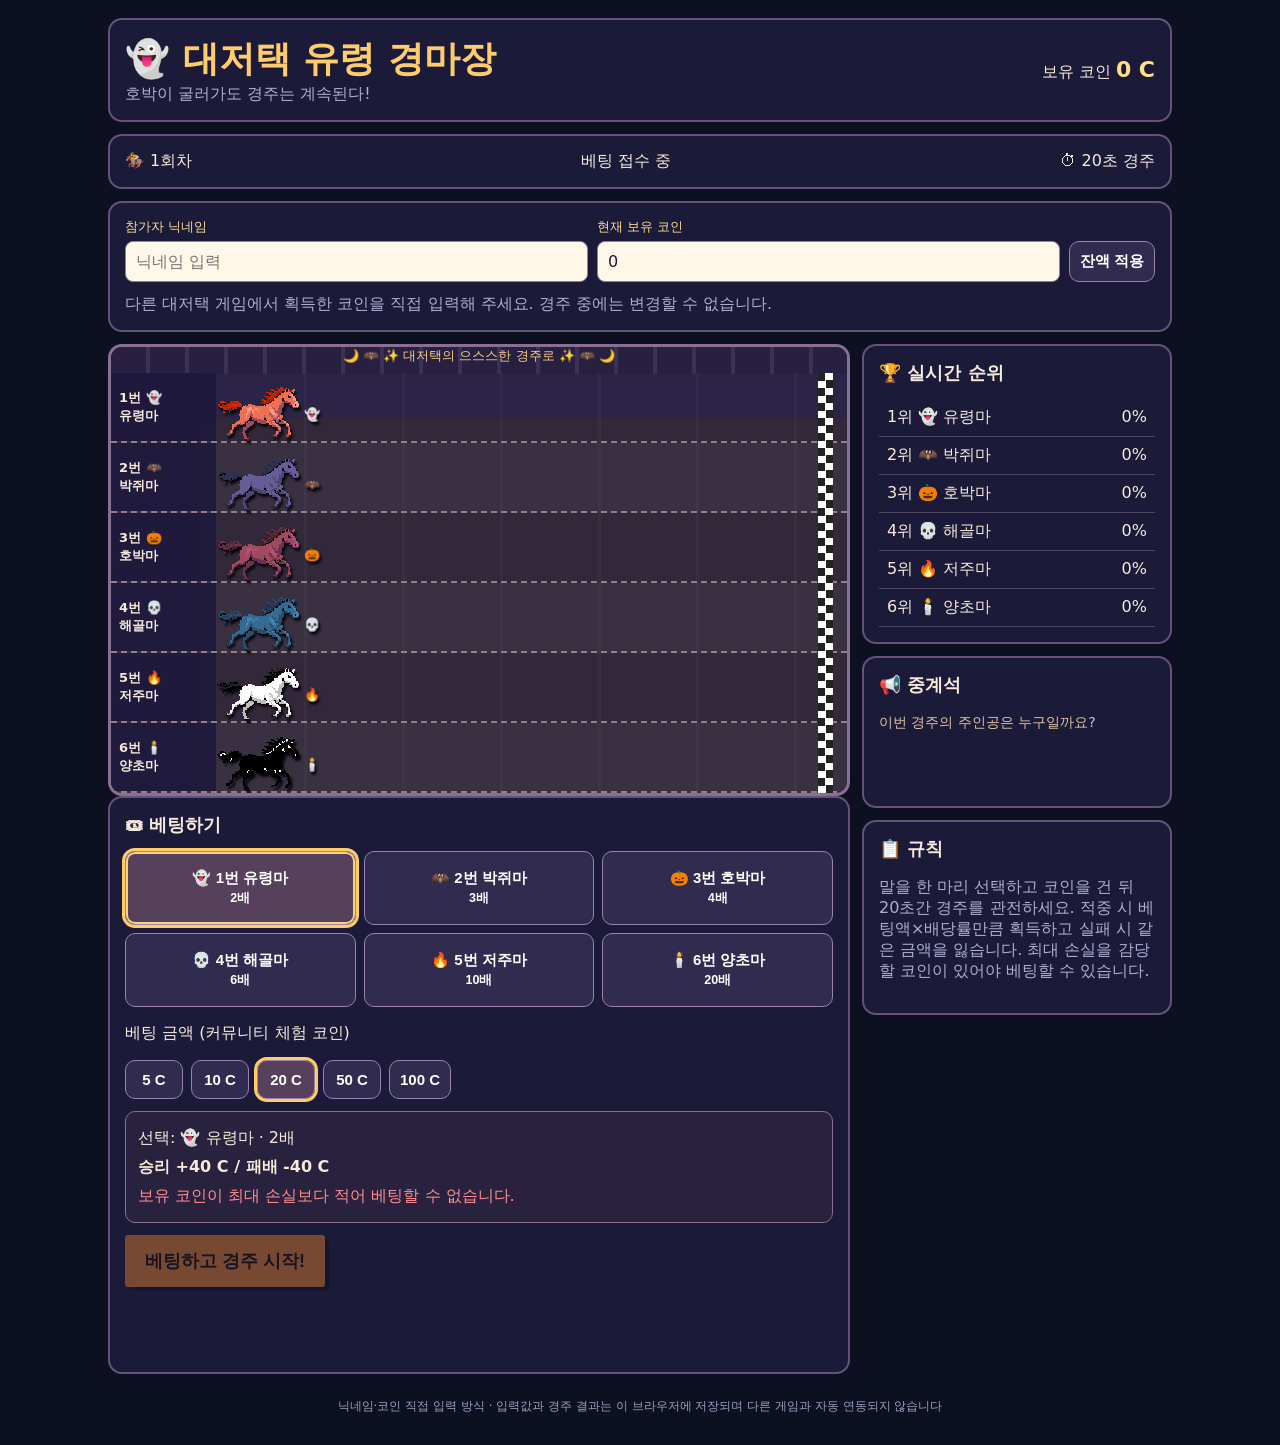
<file: horse-race/index.html>
<!doctype html><html lang="ko"><meta charset="utf-8"><meta name="viewport" content="width=device-width,initial-scale=1"><title>대저택 유령 경마장</title><style>
:root{color-scheme:dark;font-family:system-ui,sans-serif}*{box-sizing:border-box}body{margin:0;background:#0d1021;color:#f7eadd}.wrap{max-width:1100px;margin:auto;padding:18px}h1{margin:0;color:#ffcc6c;font-size:clamp(24px,4vw,36px)}.muted{color:#aaaed0}header,.bar,.panel{background:#1b1b39;border:2px solid #65527a;border-radius:14px;padding:15px;margin-bottom:12px}header{display:flex;justify-content:space-between;gap:10px;align-items:center;flex-wrap:wrap}.money{font-weight:800;color:#ffe089;font-size:22px}.bar{display:flex;justify-content:space-between;gap:15px;flex-wrap:wrap}.track{overflow:hidden;background:linear-gradient(#2c2447 0 16%,#32283a 16% 100%);border:3px solid #877094;border-radius:14px;position:relative;padding-top:26px}.scene{position:absolute;inset:0 0 auto;height:27px;background:repeating-linear-gradient(90deg,#282041 0 35px,#3d3058 35px 39px);text-align:center;color:#f5cb85;font-size:13px}.lane{height:70px;border-bottom:2px dashed #947e88;position:relative;background:repeating-linear-gradient(90deg,transparent 0 95px,#ffffff07 95px 98px)}.lane:nth-child(even){background-color:#ffffff09}.tag{position:absolute;z-index:2;left:0;top:0;bottom:0;display:flex;flex-direction:column;justify-content:center;width:105px;padding:8px;background:#1d173bd9;font-weight:bold;font-size:13px}.horse{position:absolute;top:8px;left:105px;font-size:37px;transition:left .14s linear;white-space:nowrap;filter:drop-shadow(2px 3px 1px #08070c)}.horse small{font-size:17px}.horse .sprite{display:inline-block;transform:scaleX(-1)}.finish{position:absolute;right:14px;top:26px;bottom:0;width:15px;background:conic-gradient(#fff 25%,#222 0 50%,#fff 0 75%,#222 0) 0 0/15px 15px}.cols{display:grid;grid-template-columns:1fr 310px;gap:12px}.panel h2{font-size:18px;margin:0 0 14px}.choices{display:grid;grid-template-columns:repeat(3,1fr);gap:8px}.choice{min-height:74px}.button,button{cursor:pointer;border:1px solid #9a82b0;border-radius:10px;padding:10px;background:#312b50;color:white;font-size:15px;font-weight:700}button:hover{background:#51416b}button:disabled{cursor:default;opacity:.5}.selected{outline:3px solid #ffcc66;background:#56405b}.betrow{display:flex;gap:8px;flex-wrap:wrap;margin:12px 0}.primary{background:#d3782c;color:#180f10;border:0;font-size:18px;padding:14px 20px}.rank{display:flex;justify-content:space-between;padding:8px;border-bottom:1px solid #514660}.log{min-height:80px;color:#e1c3a4;font-size:14px;line-height:1.6}.preview{padding:12px;border:1px solid #86708b;border-radius:10px;background:#29223e;margin:12px 0;line-height:1.8}.result{font-size:20px;font-weight:bold;color:#ffd887;min-height:30px}.foot{color:#9e9dc2;text-align:center;font-size:12px}@media(max-width:730px){.cols{grid-template-columns:1fr}.wrap{padding:8px}.tag{width:77px;font-size:11px}.horse{font-size:29px}.lane{height:61px}.choices{grid-template-columns:repeat(2,1fr)}}
input{font:inherit;width:100%;padding:10px;border:1px solid #967ba7;border-radius:8px;background:#fff8e8;color:#24152e}.entry{display:grid;grid-template-columns:1fr 1fr auto;gap:9px;align-items:end;margin-bottom:12px}.entry label{display:block;font-size:13px;color:#ffdb91;margin-bottom:5px}@media(max-width:600px){.entry{grid-template-columns:1fr 1fr}.entry button{grid-column:1/-1}}
/* Pixel horses and restrained arcade accents, retaining race logic. */
.horse{display:flex;align-items:center;gap:2px;top:12px}
.horse .sprite{width:65px;height:41px;display:inline-block;transform:none;image-rendering:pixelated;animation:horse-bob .23s steps(2,end) infinite alternate}
.horse small{font-size:13px}
.primary{box-shadow:4px 4px 0 #101022;border-radius:3px}
.choice.selected{box-shadow:inset 0 0 0 2px #f8d47d}
@keyframes horse-bob{0%{transform:translateY(1px)}100%{transform:translateY(-2px)}}
@media(max-width:730px){.horse .sprite{width:47px;height:33px}.horse{top:12px}.horse small{font-size:11px}}
@media(prefers-reduced-motion:reduce){.horse .sprite{animation:none}}

/* Shared mini-game result frame and pixel-edged controls. */
#result:not(:empty){background:#201c34;border-left:4px solid #f2cb7d;padding:12px;box-shadow:3px 3px 0 #111022}
#go{box-shadow:4px 4px 0 #111122}

/* Mobile race layout repair */
.track{min-height:0}
#lanes{min-height:0}
#amounts button{min-width:58px}
@media(max-width:730px){
 .wrap{padding:10px}
 header{gap:8px}
 header h1{font-size:clamp(20px,5vw,27px)}
 header .money{font-size:18px}
 .bar{gap:8px;font-size:13px}
 .entry{grid-template-columns:minmax(0,1fr) minmax(0,1fr)}
 .entry>div{min-width:0}
 .entry input{min-width:0}
 .entry button{grid-column:1/-1}
 .track{width:100%;min-height:0}
 .lane{height:59px}
 .tag{width:70px;padding:5px;font-size:10px}
 .horse{top:10px}
 .horse .sprite{width:44px;height:30px}
 .horse small{font-size:10px}
 .finish{right:6px;width:10px;background-size:10px 10px}
 .cols{grid-template-columns:minmax(0,1fr)}
 .panel{padding:12px}
 .choices{grid-template-columns:repeat(2,minmax(0,1fr))}
 .choice{min-width:0}
 .primary{font-size:15px;padding:13px}
}
</style><link rel="stylesheet" href="./user-horses.css?v=1"><div class="wrap"><header><div><h1>👻 대저택 유령 경마장</h1><span class="muted">호박이 굴러가도 경주는 계속된다!</span></div><div>보유 코인 <span id="coins" class="money"></span></div></header><div class="bar"><span id="round">🏇 1회차</span><span id="phase">베팅 접수 중</span><span id="timer">⏱ 20초 경주</span></div><section class="panel"><div class="entry"><div><label for="nickname">참가자 닉네임</label><input id="nickname" maxlength="40" placeholder="닉네임 입력"></div><div><label for="manualCoins">현재 보유 코인</label><input id="manualCoins" type="number" min="0" max="100000000" step="1" inputmode="numeric" placeholder="코인 직접 입력"></div><button id="applyCoins">잔액 적용</button></div><div id="entryNotice" class="muted">다른 대저택 게임에서 획득한 코인을 직접 입력해 주세요. 경주 중에는 변경할 수 없습니다.</div></section><div class="cols"><main><div class="track"><div class="scene">🌙 🦇 ✨ 대저택의 으스스한 경주로 ✨ 🦇 🌙</div><div id="lanes"></div><div class="finish"></div></div><section class="panel"><h2>🎟 베팅하기</h2><div id="choices" class="choices"></div><p>베팅 금액 (커뮤니티 체험 코인)</p><div class="betrow" id="amounts"></div><div id="preview" class="preview" aria-live="polite"></div><button class="primary" id="go">베팅하고 경주 시작!</button><p id="result" class="result"></p></section></main><aside><section class="panel"><h2>🏆 실시간 순위</h2><div id="rank"></div></section><section class="panel"><h2>📢 중계석</h2><div id="log" class="log">이번 경주의 주인공은 누구일까요?</div></section><section class="panel"><h2>📋 규칙</h2><p class="muted">말을 한 마리 선택하고 코인을 건 뒤 20초간 경주를 관전하세요. 적중 시 베팅액×배당률만큼 획득하고 실패 시 같은 금액을 잃습니다. 최대 손실을 감당할 코인이 있어야 베팅할 수 있습니다. </p></section></aside></div><p class="foot">닉네임·코인 직접 입력 방식 · 입력값과 경주 결과는 이 브라우저에 저장되며 다른 게임과 자동 연동되지 않습니다</p></div><script>
const H=[['유령마','👻','🐎',.35,2],['박쥐마','🦇','🐎',.25,3],['호박마','🎃','🐎',.18,4],['해골마','💀','🐎',.12,6],['저주마','🔥','🐎',.07,10],['양초마','🕯️','🐎',.03,20]];
let coins=Number(localStorage.getItem('ghostRaceCoins')??0),round=1,horse=0,amount=20,active=false,progress=H.map(()=>0),winner=0,interval;
const $=id=>document.getElementById(id);
function save(){localStorage.setItem('ghostRaceCoins',coins);$('coins').textContent=coins.toLocaleString()+' C'}
function drawControls(){save();$('applyCoins').disabled=active;$('manualCoins').disabled=active;$('nickname').disabled=active;const risk=amount*H[horse][4];$('preview').innerHTML='선택: '+H[horse][1]+' '+H[horse][0]+' · '+H[horse][4]+'배<br><strong>승리 +'+risk.toLocaleString()+' C / 패배 -'+risk.toLocaleString()+' C</strong><br>'+(coins<risk?'<span style="color:#ff8b90">보유 코인이 최대 손실보다 적어 베팅할 수 없습니다.</span>':'<span class="muted">최대 손실 '+risk.toLocaleString()+'코인 확보됨</span>');$('round').textContent='🏇 '+round+'회차';$('choices').innerHTML=H.map((h,i)=>'<button class="choice '+(horse===i?'selected':'')+'" data-h="'+i+'" '+(active?'disabled':'')+'>'+h[1]+' '+(i+1)+'번 '+h[0]+'<br><small>'+h[4]+'배</small></button>').join('');document.querySelectorAll('[data-h]').forEach(b=>b.onclick=()=>{horse=+b.dataset.h;drawControls()});$('amounts').innerHTML=[5,10,20,50,100].map(x=>'<button data-a="'+x+'" class="'+(x===amount?'selected':'')+'" '+(active?'disabled':'')+'>'+x+' C</button>').join('');document.querySelectorAll('[data-a]').forEach(b=>b.onclick=()=>{amount=+b.dataset.a;drawControls()});$('go').disabled=active||coins<risk;$('go').textContent=active?'경주 중...':'베팅하고 경주 시작!'}
function drawRace(){let w=$('lanes').clientWidth;H.forEach((h,i)=>{let p=document.querySelector('#runner'+i);p.style.left=(Math.max(w<450?73:105,Math.min(w-(w<450?82:108),(w<450?75:105)+(w-(w<450?160:215))*progress[i])))+'px'});let ranks=H.map((h,i)=>({h,i,p:progress[i]})).sort((a,b)=>b.p-a.p);$('rank').innerHTML=ranks.map((o,j)=>'<div class="rank"><span>'+(j+1)+'위 '+o.h[1]+' '+o.h[0]+'</span><span>'+Math.round(o.p*100)+'%</span></div>').join('')}
$('lanes').innerHTML=H.map((h,i)=>'<div class="lane"><div class="tag">'+(i+1)+'번 '+h[1]+'<br>'+h[0]+'</div><div class="horse" id="runner'+i+'"><span class="sprite h'+i+'" aria-hidden="true"></span><small>'+h[1]+'</small></div></div>').join('');
function log(t){$('log').innerHTML=t+'<hr style="border-color:#534461">'+$('log').innerHTML.slice(0,480)}

function chooseWinner(){let r=Math.random();for(let i=0;i<H.length;i++){r-=H[i][3];if(r<=0)return i}return 5}
function start(){const risk=amount*H[horse][4];if(active||coins<risk)return;const name=$('nickname').value.trim();if(!name||name!==localStorage.getItem('ghostRaceNickname')){$('entryNotice').textContent='닉네임과 보유 코인을 입력한 뒤 잔액 적용을 눌러 주세요.';return;}active=true;winner=chooseWinner();progress=H.map(()=>0);$('result').textContent='';let tick=0;drawControls();$('phase').textContent='🏁 경주 진행 중';log('📣 출발! '+(horse+1)+'번 '+H[horse][0]+'에 '+amount+'코인 베팅!');clearInterval(interval);interval=setInterval(()=>{tick++;let left=Math.max(0,20-tick*.1);H.forEach((h,i)=>{let target=i===winner?1:(.72+i*.025);let f=tick/200;let noisy=(Math.random()-.48)*.011;progress[i]=Math.min(1,Math.max(progress[i],Math.min(target,(f*target)+noisy)));});if(tick%30===0){let i=Math.floor(Math.random()*6);log(H[i][1]+' '+H[i][0]+'가 '+['갑자기 가속합니다!','기세를 올립니다!','발굽을 굴립니다!','막판 역전을 노립니다!'][Math.floor(Math.random()*4)])}drawRace();$('timer').textContent='⏱ '+left.toFixed(1)+'초';if(tick>=200){clearInterval(interval);progress[winner]=1;drawRace();active=false;let won=winner===horse;coins+=won?risk:-risk;$('phase').textContent='🏆 경주 종료';$('timer').textContent='결승!';$('result').textContent='우승: '+H[winner][1]+' '+H[winner][0]+' · '+(won?'적중! +'+risk.toLocaleString()+'코인':'실패! -'+risk.toLocaleString()+'코인')+' (베팅 '+amount+' × '+H[horse][4]+'배) · 잔액 '+coins.toLocaleString()+'코인';log('🏆 '+H[winner][0]+' 우승!');round++;$('go').textContent='다음 경주';drawControls();}},100)}
$('nickname').value=localStorage.getItem('ghostRaceNickname')||'';$('manualCoins').value=coins;function applyManualCoins(){if(active)return;const name=$('nickname').value.trim(),raw=$('manualCoins').value.trim(),v=Number(raw);if(!name){$('entryNotice').textContent='닉네임을 입력해 주세요.';return}if(raw===''||!Number.isSafeInteger(v)||v<0||v>100000000){$('entryNotice').textContent='코인은 0 이상의 정수로 입력해 주세요.';return}coins=v;localStorage.setItem('ghostRaceNickname',name);$('entryNotice').textContent=name+' 님의 보유 코인 '+coins.toLocaleString()+' C를 적용했습니다.';drawControls()}$('applyCoins').onclick=applyManualCoins;$('go').onclick=start;drawControls();drawRace();window.addEventListener('resize',drawRace);
</script></html>
</file>
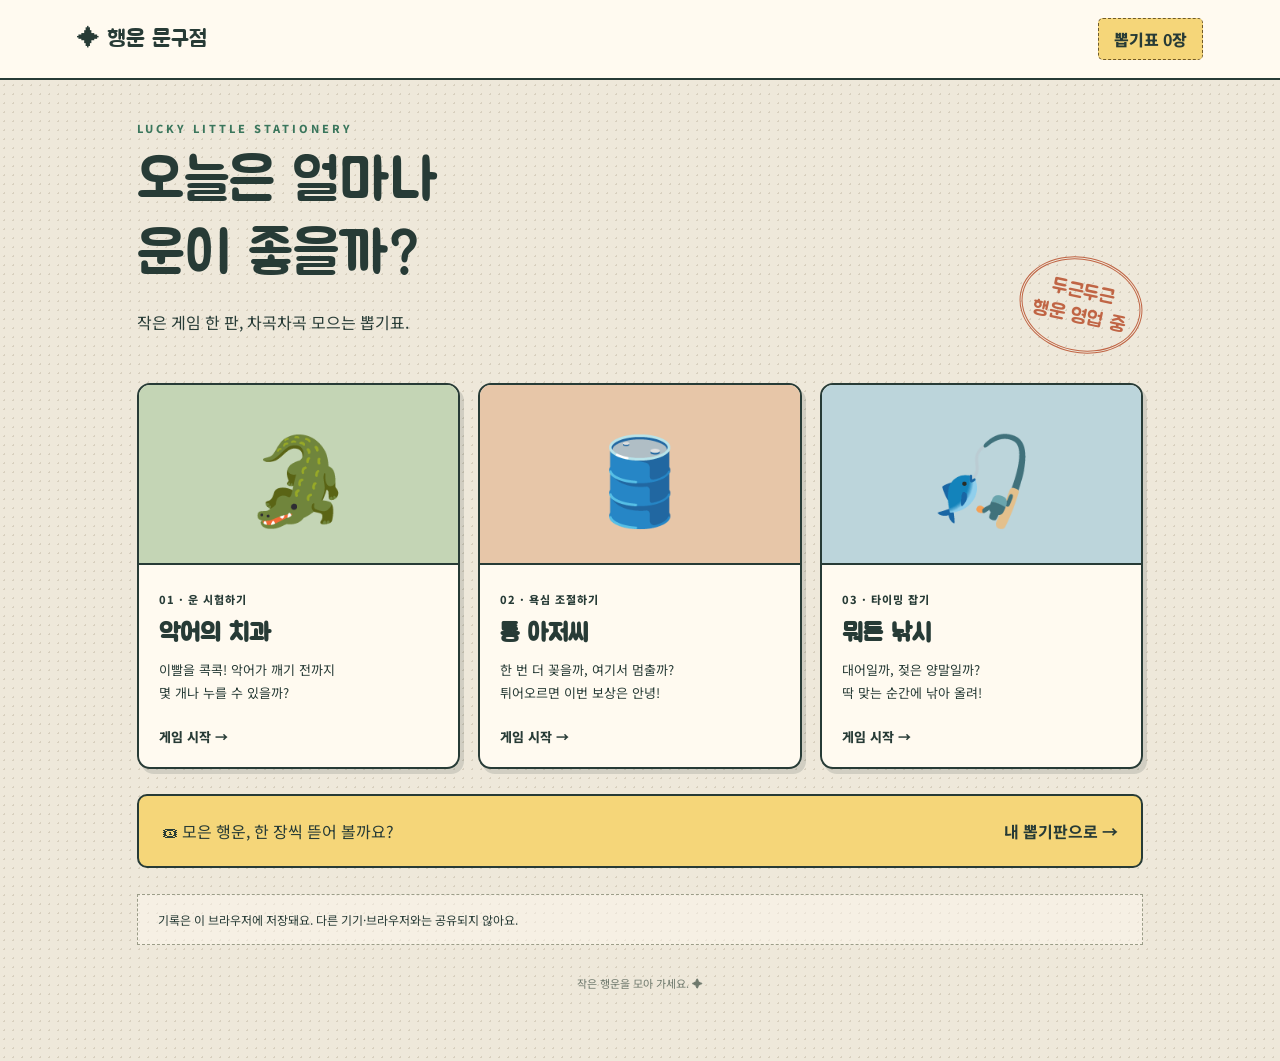
<file: lucky-station/index.html>
<!doctype html><html lang="ko"><meta charset="utf-8"><meta name="viewport" content="width=device-width,initial-scale=1"><title>행운 문구점</title><style>
@import url('https://fonts.googleapis.com/css2?family=Jua&family=Noto+Sans+KR:wght@400;600;800&display=swap');
:root{--ink:#273b36;--green:#3a765c;--paper:#fffaf0;--orange:#ee8050}*{box-sizing:border-box}body{margin:0;background:#eee8da;color:var(--ink);font-family:'Noto Sans KR',sans-serif;background-image:radial-gradient(#d8d0bf 1px,transparent 1px);background-size:9px 9px}button{font:inherit;cursor:pointer;color:inherit}button:disabled{cursor:default}header{border-bottom:2px solid var(--ink);background:var(--paper);padding:18px 6%;display:flex;justify-content:space-between;align-items:center}.brand{font-family:Jua,sans-serif;font-size:23px}.ticket{background:#f5d679;border:1px dashed #715a28;padding:8px 15px;border-radius:5px;font-weight:800}main{max-width:1050px;margin:auto;padding:40px 22px}.eyebrow{font-size:11px;letter-spacing:3px;font-weight:800;color:var(--green)}h1{font-family:Jua,sans-serif;font-size:clamp(36px,6vw,58px);font-weight:400;margin:10px 0}p{line-height:1.8}.intro{display:flex;justify-content:space-between;align-items:end;margin-bottom:30px}.stamp{border:3px double #c06545;border-radius:50%;padding:20px 12px;transform:rotate(12deg);font-family:Jua;color:#c06545;text-align:center;font-size:20px}.cards{display:grid;grid-template-columns:repeat(3,1fr);gap:18px}.card{background:var(--paper);border:2px solid var(--ink);border-radius:13px;overflow:hidden;box-shadow:4px 5px 0 #273b3625;text-align:left;padding:0;transition:transform .2s}.card:not(:disabled):hover{transform:translateY(-5px)}.art{height:180px;display:grid;place-items:center;font-size:86px;border-bottom:2px solid var(--ink);background:#c4d5b5}.card:nth-child(2) .art{background:#e7c6a8}.card:nth-child(3) .art{background:#bcd5db}.cardbody{padding:20px}.card h2{font-family:Jua;font-size:25px;margin:9px 0}.tag{font-size:11px;font-weight:800;letter-spacing:1px}.card p{font-size:13px;margin:0 0 18px}.go{font-weight:800;font-size:13px}.card:disabled .art{filter:saturate(.55)}.note{margin-top:26px;border:1px dashed #9b9d88;padding:16px 20px;font-size:12px;background:#fffaf080}.hidden{display:none!important}.back{border:0;background:none;padding:0;font-size:13px}.gamehead{text-align:center;margin:10px 0 20px}.gamehead h1{font-size:38px}.gamehead p{font-size:13px;margin:4px}.playbox{max-width:650px;margin:auto;background:var(--paper);border:2px solid var(--ink);border-radius:20px;padding:22px;box-shadow:6px 7px #273b3620}.stats{display:flex;justify-content:space-between;font-size:13px;font-weight:800}.stage{position:relative;height:345px;display:flex;align-items:center;justify-content:center;overflow:hidden}.croc{position:relative;width:340px;height:255px;transition:transform .15s}.eyes{display:flex;gap:85px;justify-content:center;position:relative;z-index:3;top:10px}.eye{width:65px;height:69px;border:4px solid var(--ink);border-radius:50% 50% 20% 20%;background:#7ead65;display:grid;place-items:center}.eye:after{content:'';background:#fff;width:32px;height:36px;border-radius:50%;border:10px solid white;box-shadow:inset 0 0 0 9px var(--ink)}.mouth{position:absolute;top:60px;left:0;width:100%;height:190px;border:7px solid #426443;border-radius:45% 45% 35% 35%;background:#663b3a;box-shadow:0 0 0 9px #86b36b,inset 0 -20px #874a4b;overflow:hidden}.tongue{position:absolute;bottom:17px;width:150px;height:63px;background:#cf7c7b;border-radius:50%;left:50%;transform:translateX(-50%)}.teeth{position:absolute;inset:10px 13px;display:grid;grid-template-columns:repeat(6,1fr);grid-template-rows:58px 58px;align-content:space-between;gap:5px}.tooth{background:#fff9dc;border:2px solid #d4c9a5;border-radius:5px 5px 13px 13px;box-shadow:0 4px #c4b996;min-width:0;transition:transform .12s,opacity .12s;font-size:11px;font-weight:bold}.tooth:nth-child(n+7){border-radius:13px 13px 5px 5px}.tooth:hover:not(:disabled){background:#ffe39c;transform:translateY(3px)}.tooth.pressed{opacity:.25;transform:translateY(12px);box-shadow:none}.croc.bite{animation:snap .5s ease}.croc.bite .mouth{animation:close .5s ease forwards}.croc.bite .eye:after{height:8px;border-width:3px}.message{text-align:center;min-height:64px;font-family:Jua;font-size:23px}.message small{display:block;font:12px 'Noto Sans KR';margin-top:7px}.primary{display:block;width:100%;background:var(--green);color:white;border:2px solid var(--ink);border-radius:8px;padding:14px;font-weight:800;box-shadow:0 4px var(--ink)}.rewards{display:flex;justify-content:center;gap:9px;margin-top:22px;font-size:11px;flex-wrap:wrap}.rewards span{border:1px solid #b9bca7;padding:7px;border-radius:5px}.footer{text-align:center;font-size:11px;color:#6f796d;margin:30px 0}.sound{border:1px solid #a2aa94;background:var(--paper);border-radius:5px;padding:5px 9px;font-size:11px}@keyframes close{50%,100%{height:28px;top:115px}}@keyframes snap{30%{transform:rotate(-5deg) scale(1.06)}60%{transform:rotate(5deg)}}@media(max-width:650px){main{padding:28px 18px}.cards{grid-template-columns:1fr}.card{display:grid;grid-template-columns:110px 1fr}.art{height:100%;font-size:60px;border-bottom:0;border-right:2px solid var(--ink)}.cardbody{padding:15px}.card h2{font-size:22px}.card p{margin-bottom:10px}.stamp{display:none}.intro{margin-bottom:24px}.stage{height:310px}.playbox{padding:18px 12px}.croc{width:300px}.teeth{gap:4px;inset:10px}.gamehead h1{font-size:33px}header{padding:14px 18px}.brand{font-size:20px}}

.barrel-scene{position:relative;width:310px;height:330px;margin:auto}.uncle{position:absolute;left:111px;top:12px;width:88px;height:104px;z-index:1;transition:transform .7s,opacity .7s}.hat{position:absolute;top:0;left:-5px;width:98px;height:33px;border-radius:35px 35px 4px 4px;background:#354d61;border:3px solid var(--ink)}.face{position:absolute;top:27px;left:9px;width:70px;height:70px;border:3px solid var(--ink);border-radius:20px 20px 32px 32px;background:#f2bd8d;text-align:center;padding-top:9px;font-size:22px;font-weight:800}.face:after{content:'〰';display:block;font-size:22px;line-height:18px}.woodbarrel{position:absolute;top:100px;left:15px;width:280px;height:218px;border-radius:25% 25% 22% 22%;border:4px solid #614932;background:repeating-linear-gradient(90deg,#c99b65 0px,#c99b65 42px,#a87b4b 43px,#a87b4b 46px);box-shadow:inset 0 12px #75553840,inset 0 -12px #75553840}.band{position:absolute;left:-6px;right:-6px;height:20px;background:#71817b;border:3px solid #43574e;border-radius:7px;pointer-events:none}.band.top{top:16px}.band.bottom{bottom:16px}.slots{position:absolute;inset:48px 15px;display:grid;grid-template-columns:repeat(4,1fr);grid-template-rows:repeat(3,1fr);gap:9px 12px}.slot{position:relative;border:2px solid #705136;background:#5b4031;border-radius:7px;box-shadow:inset 0 3px #362b24;font-size:0;min-height:30px}.slot:not(:disabled):hover{outline:3px solid #ffdc8e}.slot.stuck:after{content:'';position:absolute;height:12px;width:36px;top:50%;left:50%;transform:translate(-10%,-50%) rotate(-18deg);background:#ee8050;border:2px solid #723c33;border-radius:4px;box-shadow:-11px 0 #cad4d4}.slot.stuck:nth-child(3n):after{background:#719caf}.barrel-scene.popped .uncle{transform:translateY(-165px) rotate(20deg);opacity:0}.barrel-scene.popped .woodbarrel{animation:snap .5s}.barrel-stage{height:345px;overflow:hidden}.cash{background:#d98250;margin:5px 0 12px}.cash:disabled{background:#b6b8a8;box-shadow:none;color:#fff}.barrel-result{min-height:64px}
#pond{height:230px;background:#bcd5db;border:2px solid #537d83;border-radius:50% 50% 15px 15px;display:grid;place-items:center;font-size:80px;margin:24px 0}.meter{height:35px;background:linear-gradient(90deg,#e2b2a2 0% 25%,#ecd78c 25% 40%,#8dbb86 40% 60%,#ecd78c 60% 75%,#e2b2a2 75%);position:relative;border:2px solid var(--ink);border-radius:6px;margin:15px 0 25px}#needle{position:absolute;height:47px;width:5px;background:var(--ink);top:-8px;left:50%;border:1px solid white}.fishresult{min-height:90px}
.boardentry{width:100%;display:flex;justify-content:space-between;gap:12px;padding:23px;margin-top:25px;border:2px solid var(--ink);background:#f5d679;border-radius:10px;text-align:left}.boardwrap{max-width:760px;margin:auto}.wallet{display:flex;gap:12px;flex-wrap:wrap;margin:20px 0}.wallet span{flex:1;min-width:130px;background:var(--paper);padding:14px;border:1px solid #a5ac99;border-radius:8px;font-size:13px}.boardpaper{background:#b5c9cf;border:3px solid #48646b;border-radius:12px;padding:20px;box-shadow:5px 6px #273b3620}.boardtitle{display:flex;justify-content:space-between;font-family:Jua;font-size:23px;margin-bottom:18px}.boardgrid{display:grid;grid-template-columns:repeat(10,minmax(0,1fr));gap:9px}.slip{height:48px;padding:0;border:1px solid #aa9a7a;background:#fff6df;box-shadow:2px 3px #657e8360;position:relative;border-radius:2px;font-family:Jua;font-size:12px;transition:transform .15s}.slip:before{content:'';position:absolute;left:0;right:0;bottom:9px;border-top:1px solid #d8cdb6}.slip:not(:disabled):hover{transform:translateY(-4px) rotate(-3deg);background:#fff}.slip.used{background:#91aeb5;border:1px dashed #73939c;box-shadow:none;color:#49676e;font-size:9px}.slip.used:before{display:none}.boardhint{text-align:center;font-size:12px;margin:14px 0}.prizes{display:flex;flex-wrap:wrap;gap:8px;margin:20px 0}.prizes span{background:var(--paper);border:1px solid #bcc1b1;border-radius:5px;padding:8px;font-size:12px}.history{background:var(--paper);padding:18px;border:1px solid #b5b9a8;border-radius:10px;margin-top:22px}.history h2{font-family:Jua;font-weight:400;font-size:20px;margin:0 0 10px}.history ul{padding:0;list-style:none;margin:0}.history li{padding:8px 0;border-bottom:1px dashed #d6d7c7;font-size:12px;display:flex;justify-content:space-between}.drawdialog{border:2px solid var(--ink);border-radius:15px;background:var(--paper);color:var(--ink);width:min(360px,90vw);text-align:center;padding:30px}.drawdialog::backdrop{background:#273b3675}.drawdialog h2{font-family:Jua;font-weight:400;font-size:34px;margin:18px 0}.drawdialog .drawicon{font-size:50px}.drawdialog p{font-size:13px}.drawdialog button{margin-top:20px}@media(max-width:650px){.boardpaper{padding:12px 8px}.boardgrid{gap:5px}.slip{height:40px;font-size:10px}.boardtitle{font-size:20px}.boardentry{padding:18px;flex-direction:column}.slip.used{font-size:8px}}
</style><header><div class="brand">✦ 행운 문구점</div><div class="ticket">뽑기표 <b id="balance">0</b>장</div></header><main><section id="lobby"><div class="intro"><div><div class="eyebrow">LUCKY LITTLE STATIONERY</div><h1>오늘은 얼마나<br>운이 좋을까?</h1><p>작은 게임 한 판, 차곡차곡 모으는 뽑기표.</p></div><div class="stamp">두근두근<br>행운 영업 중</div></div><div class="cards"><button class="card" id="enter"><div class="art">🐊</div><div class="cardbody"><span class="tag">01 · 운 시험하기</span><h2>악어의 치과</h2><p>이빨을 콕콕! 악어가 깨기 전까지<br>몇 개나 누를 수 있을까?</p><span class="go">게임 시작 →</span></div></button><button class="card" id="enterBarrel"><div class="art">🛢️</div><div class="cardbody"><span class="tag">02 · 욕심 조절하기</span><h2>통 아저씨</h2><p>한 번 더 꽂을까, 여기서 멈출까?<br>튀어오르면 이번 보상은 안녕!</p><span class="go">게임 시작 →</span></div></button><button class="card" id="enterFish"><div class="art">🎣</div><div class="cardbody"><span class="tag">03 · 타이밍 잡기</span><h2>뭐든 낚시</h2><p>대어일까, 젖은 양말일까?<br>딱 맞는 순간에 낚아 올려!</p><span class="go">게임 시작 →</span></div></button></div><button class="boardentry" id="enterBoard"><span>🎟 모은 행운, 한 장씩 뜯어 볼까요?</span><strong>내 뽑기판으로 →</strong></button><div class="note">기록은 이 브라우저에 저장돼요. 다른 기기·브라우저와는 공유되지 않아요.</div></section><section id="game" class="hidden"><button class="back" id="back">← 문구점으로</button><div class="gamehead"><div class="eyebrow">GAME 01</div><h1>악어의 치과</h1><p>12개 중 단 하나가 아픈 이빨! 물릴 때까지 눌러 주세요.</p></div><div class="playbox"><div class="stats"><span>안전한 이빨 <b id="count">0</b>개</span><button class="sound" id="sound">소리 켜기</button></div><div class="stage"><div class="croc" id="croc"><div class="eyes"><div class="eye"></div><div class="eye"></div></div><div class="mouth"><div class="tongue"></div><div class="teeth" id="teeth"></div></div></div></div><div class="message" id="message" aria-live="polite">살살 눌러 주세요…<small>어떤 이빨이 아픈지는 악어만 알아요.</small></div><button class="primary hidden" id="again">이번 입장 플레이 완료</button><div class="rewards"><span>0~2개 · 0장</span><span>3~5개 · 1장</span><span>6~8개 · 2장</span><span>9~11개 · 3장</span></div></div><div class="footer">함정 위치는 매 판 바뀌어요. 물려도 그전에 얻은 개수로 보상을 받아요.<br>한 번 입장하면 게임별 1회만 할 수 있어요. 다시 하려면 사이트 탭을 닫고 새로 열어 주세요.</div></section><section id="barrelGame" class="hidden"><button class="back" id="barrelBack">← 문구점으로</button><div class="gamehead"><div class="eyebrow">GAME 02</div><h1>통 아저씨</h1><p>구멍을 골라 칼을 꽂아 주세요. 튀어오르기 전에 멈출 수 있을까요?</p></div><div class="playbox"><div class="stats"><span>안전하게 <b id="barrelCount">0</b>개 · 멈추면 <b id="barrelReward">0</b>장</span><button class="sound" id="barrelSound">소리 켜기</button></div><div class="barrel-stage"><div class="barrel-scene" id="barrelScene"><div class="uncle"><div class="face">• •</div><div class="hat"></div></div><div class="woodbarrel"><div class="band top"></div><div class="slots" id="slots"></div><div class="band bottom"></div></div></div></div><div class="message barrel-result" id="barrelMessage" aria-live="polite">첫 번째 칼을 꽂아 볼까요?<small>12개 구멍 중 하나를 누르면 아저씨가 튀어올라요.</small></div><button class="primary cash" id="cash" disabled>여기서 멈추기 · 0장 받기</button><div class="rewards"><span>1~3개 · 1장</span><span>4~6개 · 2장</span><span>7~9개 · 3장</span><span>10~11개 · 5장</span></div></div><div class="footer">튀어오르면 이번 판 보상은 0장! 멈추기를 눌러야 표를 받아요.<br>낚시는 입장당 3번! 3회 결과의 뽑기표를 합산해요.</div></section><section id="fishGame" class="hidden"><button class="back" id="fishBack">← 문구점으로</button><div class="gamehead"><div class="eyebrow">GAME 03</div><h1>뭐든 낚시</h1><p>기회는 총 3번! 표시가 중앙에 왔을 때 낚아 올려요!</p></div><div class="playbox"><div id="pond">🎣</div><div class="meter"><div id="needle"></div></div><div id="fishMessage" class="message fishresult" aria-live="polite">물속에는 뭐가 있을까요?<small>중앙에 가까울수록 대어 확률이 올라가요.</small></div><button class="primary" id="catchFish">낚시 시작</button><div class="rewards"><span>쓰레기 · 0장</span><span>작은 물고기 · 1장</span><span>큰 물고기 · 3장</span><span>뽑기표 든 장화 · 2장</span></div></div><div class="footer">낚시는 입장당 3번! 3회 결과의 뽑기표를 합산해요.</div></section><section id="boardGame" class="hidden"><button class="back" id="boardBack">← 문구점으로</button><div class="gamehead"><div class="eyebrow">YOUR LUCKY BOARD</div><h1>한 장의 행운</h1><p>뽑기표 1장으로 종이 하나를 골라 뜯어 보세요.</p></div><div class="boardwrap"><div class="wallet"><span>정리 후 획득 코인 <b id="coinTotal">0</b> C</span><span>정리 후 가챠 10회권 <b id="couponTotal">0</b>장</span></div><div class="boardpaper"><div class="boardtitle"><span>✦ 행운의 문구점 뽑기</span><span id="boardRemaining"></span></div><div class="boardgrid" id="boardGrid"></div></div><div class="boardhint" id="boardHint" aria-live="polite"></div><button class="primary hidden" id="nextBoard">새 뽑기판 펼치기</button><div class="prizes" id="prizeCounts"></div><div class="history"><h2>내가 뜯은 행운</h2><button class="sound" id="resetDrawHistory">뽑기 기록 정리</button><p style="font-size:12px;line-height:1.7">정리하면 아래 결과 기록과 위의 획득 C·가챠권 합계가 0으로 표시돼요. 정산 후 눌러 주세요. 남은 뽑기표와 진행 중인 판은 유지돼요.</p><div id="boardSummary"></div><ul id="drawHistory"></ul></div><div class="note"><strong>뽑기 보상은 양도할 수 없습니다.</strong><br>개인 뽑기판이에요. 새 판마다 경품별 수량이 달라지며, 한 번 만들어진 판의 구성은 유지돼요. 뽑은 보상은 남은 판에서 빠져요. C와 가챠권은 이 사이트에 획득 내역으로 기록돼요.</div></div></section><dialog class="drawdialog" id="drawDialog"><div class="drawicon" id="drawIcon"></div><p id="drawNumber"></p><h2 id="drawPrize"></h2><p id="drawDescription"></p><button class="primary" id="closeDraw">확인</button></dialog><div class="footer">작은 행운을 모아 가세요. ✦</div></main><script>
let balance=0;try{balance=Math.max(0,Number(localStorage.getItem('luckyTickets'))||0)}catch{}let trap,count,over,sound=false,ctx,round;try{round=JSON.parse(sessionStorage.getItem('luckyCrocRound'))}catch{}function saveRound(){try{sessionStorage.setItem('luckyCrocRound',JSON.stringify(round))}catch{}}const $=id=>document.getElementById(id);function update(){$('balance').textContent=balance}update();function tone(f,d){if(!sound)return;try{ctx??=new AudioContext();ctx.resume();let o=ctx.createOscillator(),g=ctx.createGain();o.connect(g);g.connect(ctx.destination);o.frequency.value=f;g.gain.setValueAtTime(.06,ctx.currentTime);g.gain.exponentialRampToValueAtTime(.001,ctx.currentTime+d);o.start();o.stop(ctx.currentTime+d)}catch{}}function start(){if(round?.done)return;if(!round){round={trap:crypto.getRandomValues(new Uint32Array(1))[0]%12,pressed:[],done:false};saveRound()}trap=round.trap;count=round.pressed.length;over=false;$('count').textContent=count;$('croc').classList.remove('bite');$('again').classList.add('hidden');$('message').innerHTML='살살 눌러 주세요…<small>어떤 이빨이 아픈지는 악어만 알아요.</small>';$('teeth').replaceChildren();for(let i=0;i<12;i++){let b=document.createElement('button');b.className='tooth';b.setAttribute('aria-label',(i+1)+'번 이빨');b.onclick=()=>press(i,b);if(round.pressed.includes(i)){b.disabled=true;b.classList.add('pressed')}$('teeth').append(b)}}function press(i,b){if(over||b.disabled)return;b.disabled=true;if(i===trap){over=true;round.done=true;saveRound();lockEntry();$('croc').classList.add('bite');document.querySelectorAll('.tooth').forEach(t=>t.disabled=true);let reward=Math.floor(count/3);balance+=reward;try{localStorage.setItem('luckyTickets',String(balance))}catch{}update();tone(95,.4);$('message').innerHTML='아야! 악어가 깼어요!<small>안전하게 '+count+'개 · 뽑기표 '+reward+'장 획득</small>';$('again').classList.remove('hidden');$('again').disabled=true}else{count++;round.pressed.push(i);saveRound();b.classList.add('pressed');$('count').textContent=count;tone(450+count*30,.12);$('message').innerHTML=(count>8?'이 정도면 치과의사…!':count>5?'아직 안 깼어요. 두근두근!':'휴, 이 이빨은 괜찮아요.')+'<small>현재 확보한 보상 '+Math.floor(count/3)+'장 · 물릴 때 정산돼요.</small>'}}function lockEntry(){if(round?.done){$('enter').disabled=true;$('enter').querySelector('.go').textContent='이번 입장 플레이 완료 ✓'}}lockEntry();$('enter').onclick=()=>{if(round?.done)return;$('lobby').classList.add('hidden');$('game').classList.remove('hidden');start();scrollTo(0,0)};$('back').onclick=()=>{$('lobby').classList.remove('hidden');$('game').classList.add('hidden');over=true;scrollTo(0,0)};$('sound').onclick=()=>{sound=!sound;$('sound').textContent=sound?'소리 끄기':'소리 켜기';tone(600,.12)};

let barrel;try{barrel=JSON.parse(sessionStorage.getItem('luckyBarrelRound'))}catch{}function saveBarrel(){try{sessionStorage.setItem('luckyBarrelRound',JSON.stringify(barrel))}catch{}}function barrelPrize(n){return n>=10?5:n>=7?3:n>=4?2:n>=1?1:0}function lockBarrel(){if(barrel?.done){$('enterBarrel').disabled=true;$('enterBarrel').querySelector('.go').textContent='이번 입장 플레이 완료 ✓'}}lockBarrel();function barrelStats(){let n=barrel.pressed.length,r=barrelPrize(n);$('barrelCount').textContent=n;$('barrelReward').textContent=r;$('cash').textContent='여기서 멈추기 · '+r+'장 받기';$('cash').disabled=barrel.done||n===0}function barrelStart(){if(barrel?.done)return;if(!barrel){barrel={trap:crypto.getRandomValues(new Uint32Array(1))[0]%12,pressed:[],done:false};saveBarrel()}$('barrelScene').classList.remove('popped');$('slots').replaceChildren();for(let i=0;i<12;i++){let b=document.createElement('button');b.className='slot';b.setAttribute('aria-label',(i+1)+'번 구멍에 칼 꽂기');if(barrel.pressed.includes(i)){b.disabled=true;b.classList.add('stuck')}b.onclick=()=>barrelPress(i,b);$('slots').append(b)}barrelStats();$('barrelMessage').innerHTML=barrel.pressed.length?'다시 왔네요. 한 번 더 꽂을까요?<small>멈추면 지금까지 모은 표를 받을 수 있어요.</small>':'첫 번째 칼을 꽂아 볼까요?<small>12개 구멍 중 하나를 누르면 아저씨가 튀어올라요.</small>'}function barrelFinish(popped){if(barrel.done)return;barrel.done=true;barrel.popped=popped;saveBarrel();let reward=popped?0:barrelPrize(barrel.pressed.length);balance+=reward;try{localStorage.setItem('luckyTickets',String(balance))}catch{}update();lockBarrel();document.querySelectorAll('.slot').forEach(b=>b.disabled=true);barrelStats();$('barrelReward').textContent=reward;$('cash').textContent='이번 입장 플레이 완료';if(popped){$('barrelScene').classList.add('popped');tone(160,.45);$('barrelMessage').innerHTML='폴짝! 아저씨가 튀어올랐어요!<small>아쉽지만 이번 판은 뽑기표 0장. 다음 입장에 다시 만나요.</small>'}else{tone(750,.25);$('barrelMessage').innerHTML='욕심은 여기까지! '+reward+'장 확보!<small>안전하게 '+barrel.pressed.length+'개 · 뽑기표가 보관됐어요.</small>'}}function barrelPress(i,b){if(barrel.done||b.disabled)return;b.disabled=true;b.classList.add('stuck');if(i===barrel.trap){barrelFinish(true);return}barrel.pressed.push(i);saveBarrel();barrelStats();tone(350+barrel.pressed.length*30,.12);$('barrelMessage').innerHTML=(barrel.pressed.length>=7?'아저씨 눈치가 심상치 않은데…':'휴, 아직은 괜찮아요!')+'<small>계속 도전하거나 멈추고 표를 챙기세요.</small>'}$('cash').onclick=()=>barrelFinish(false);$('enterBarrel').onclick=()=>{if(barrel?.done)return;$('lobby').classList.add('hidden');$('barrelGame').classList.remove('hidden');barrelStart();scrollTo(0,0)};$('barrelBack').onclick=()=>{$('barrelGame').classList.add('hidden');$('lobby').classList.remove('hidden');scrollTo(0,0)};$('barrelSound').onclick=()=>{sound=!sound;$('barrelSound').textContent=sound?'소리 끄기':'소리 켜기';$('sound').textContent=sound?'소리 끄기':'소리 켜기';tone(600,.12)};

let fish;try{fish=JSON.parse(sessionStorage.getItem('luckyFish'))}catch{}if(fish&&!Number.isInteger(fish.attempts)){fish.attempts=1;fish.total=fish.reward;fish.done=false}let fishing=false,fishFrame,fishStart=0,fishPos=50;function saveFish(){try{sessionStorage.setItem('luckyFish',JSON.stringify(fish))}catch{}}function fishLock(){if(fish?.done){$('enterFish').disabled=true;$('enterFish').querySelector('.go').textContent='이번 입장 플레이 완료 ✓'}}fishLock();function tickFish(t){if(!fishing)return;fishPos=50+48*Math.sin((t-fishStart)/330);$('needle').style.left=fishPos+'%';fishFrame=requestAnimationFrame(tickFish)}function showFish(){if(!fish)return;$('pond').textContent=fish.icon;$('fishMessage').innerHTML=fish.name+'!<small>타이밍 정확도 '+fish.accuracy+'% · 뽑기표 '+fish.reward+'장 획득 · '+fish.attempts+'/3회 · 합계 '+fish.total+'장</small>';$('catchFish').disabled=fish.done;$('catchFish').textContent=fish.done?'3회 낚시 완료':'다음 낚시 · 남은 기회 '+(3-fish.attempts)+'번'}$('enterFish').onclick=()=>{if(fish?.done)return;$('lobby').classList.add('hidden');$('fishGame').classList.remove('hidden');showFish();scrollTo(0,0)};$('catchFish').onclick=()=>{if(fish?.done)return;if(!fishing){fishing=true;fishStart=performance.now();$('catchFish').textContent='지금! 낚아 올리기';$('fishMessage').innerHTML='중앙을 노려 보세요!<small>초록색 구간에 가까울수록 좋아요.</small>';fishFrame=requestAnimationFrame(tickFish);return}fishing=false;cancelAnimationFrame(fishFrame);let quality=Math.max(0,1-Math.abs(fishPos-50)/48),r=crypto.getRandomValues(new Uint32Array(1))[0]/4294967296;let item=r<.1?['🥾','뽑기표가 든 낡은 장화',2]:r<.1+.1+.45*quality?['🐟','펄떡펄떡 대어',3]:r<.65+.25*quality?['🐠','작은 물고기',1]:['🧦','축축한 양말',0];let attempts=(fish?.attempts||0)+1,total=(fish?.total||0)+item[2];fish={attempts,total,done:attempts>=3,icon:item[0],name:item[1],reward:item[2],accuracy:Math.round(quality*100)};saveFish();balance+=fish.reward;try{localStorage.setItem('luckyTickets',String(balance))}catch{}update();fishLock();showFish();tone(fish.reward?750:140,.3)};$('fishBack').onclick=()=>{fishing=false;cancelAnimationFrame(fishFrame);$('catchFish').textContent='낚시 시작';$('fishGame').classList.add('hidden');$('lobby').classList.remove('hidden');scrollTo(0,0)};

const prizeDefs=[{name:'꽝',n:38,c:0,icon:'🍃'},{name:'10 C',n:22,c:10,icon:'🪙'},{name:'20 C',n:17,c:20,icon:'🪙'},{name:'30 C',n:10,c:30,icon:'🪙'},{name:'가챠 10회권',n:8,c:0,icon:'🎟'},{name:'50 C',n:3,c:50,icon:'💰'},{name:'300 C',n:2,c:300,icon:'🎉'}];let boardState;try{boardState=JSON.parse(localStorage.getItem('luckyBoardV1'))}catch{}function makeBoard(){
const profiles=[[55,20,12,6,4,2,1],[28,20,15,8,24,3,2],[38,23,19,12,3,3,2],[31,25,22,14,1,4,3]];
const random=()=>crypto.getRandomValues(new Uint32Array(1))[0]/4294967296;
const weights=profiles[Math.floor(random()*profiles.length)];
return Array.from({length:100},()=>{let roll=random()*100;for(let i=0;i<weights.length;i++){roll-=weights[i];if(roll<0)return i}return weights.length-1});
}function saveBoard(){localStorage.setItem('luckyBoardV1',JSON.stringify(boardState))}if(!boardState){boardState={version:1,number:1,prizes:makeBoard(),used:[],coins:0,coupons:0,history:[]};try{saveBoard()}catch{}}function renderBoard(){let remaining=100-boardState.used.length;$('coinTotal').textContent=boardState.coins;$('couponTotal').textContent=boardState.coupons;$('boardRemaining').textContent=remaining+'/100';$('boardGrid').replaceChildren();for(let i=0;i<100;i++){let used=boardState.used.includes(i),b=document.createElement('button');b.className='slip'+(used?' used':'');b.textContent=used?'뜯음':'뽑기';b.setAttribute('aria-label',(i+1)+'번 뽑기'+(used?' · 뜯음':''));b.disabled=used||balance<1;b.onclick=()=>drawSlip(i);$('boardGrid').append(b)}$('boardHint').textContent=remaining===0?'이 판의 종이를 모두 뜯었어요! 새 판을 펼쳐 보세요.':balance<1?'뽑기표가 없어요. 미니게임에서 표를 모아 주세요.':'남은 뽑기표 '+balance+'장 · 마음에 드는 종이를 골라 주세요.';$('nextBoard').classList.toggle('hidden',remaining!==0);$('prizeCounts').replaceChildren();prizeDefs.forEach((p,k)=>{let n=boardState.prizes.filter((v,i)=>v===k&&!boardState.used.includes(i)).length,e=document.createElement('span');e.textContent=p.name;$('prizeCounts').append(e)});$('boardSummary').textContent='현재 '+boardState.number+'번째 판 · 최근 15개 기록';$('drawHistory').replaceChildren();for(let h of boardState.history.slice(-15).reverse()){let li=document.createElement('li'),a=document.createElement('span'),b=document.createElement('strong');a.textContent=h.board+'판 · '+(h.slot+1)+'번';b.textContent=prizeDefs[h.prize].name;li.append(a,b);$('drawHistory').append(li)}if(!boardState.history.length){let li=document.createElement('li');li.textContent='아직 뜯은 종이가 없어요.';$('drawHistory').append(li)}}function drawSlip(i){if(balance<1||boardState.used.includes(i)||$('drawDialog').open)return;let key=boardState.prizes[i],p=prizeDefs[key],old=JSON.stringify(boardState),oldBalance=balance;boardState.used.push(i);boardState.coins+=p.c;if(key===4)boardState.coupons++;boardState.history.push({board:boardState.number,slot:i,prize:key});balance--;try{saveBoard();localStorage.setItem('luckyTickets',String(balance))}catch{boardState=JSON.parse(old);balance=oldBalance;$('boardHint').textContent='저장하지 못했어요. 브라우저 저장 공간을 확인해 주세요.';return}update();renderBoard();$('drawIcon').textContent=p.icon;$('drawNumber').textContent=(i+1)+'번 종이를 펼쳤어요';$('drawPrize').textContent=p.name;$('drawDescription').textContent=key===0?'아쉽지만 이번 종이는 꽝이에요.':key===4?'가챠 10회권 1장을 획득 내역에 보관했어요.':p.c+' C를 획득 내역에 보관했어요.';$('drawDialog').showModal();tone(key===6?950:key===0?180:650,.3)}$('enterBoard').onclick=()=>{$('lobby').classList.add('hidden');$('boardGame').classList.remove('hidden');renderBoard();scrollTo(0,0)};$('boardBack').onclick=()=>{$('boardGame').classList.add('hidden');$('lobby').classList.remove('hidden');scrollTo(0,0)};$('closeDraw').onclick=()=>$('drawDialog').close();$('nextBoard').onclick=()=>{if(boardState.used.length!==100)return;boardState.number++;boardState.prizes=makeBoard();boardState.used=[];try{saveBoard()}catch{}renderBoard()};
$('resetDrawHistory').onclick=()=>{
if(!boardState.history.length&&!boardState.coins&&!boardState.coupons){$('boardHint').textContent='정리할 뽑기 기록이 없어요.';return}
if(!confirm('정산을 마쳤나요? 뽑기 결과 기록과 획득 C·가챠권 합계를 비웁니다. 남은 표와 뽑기판은 유지됩니다.'))return;
const old=JSON.stringify(boardState);boardState.history=[];boardState.coins=0;boardState.coupons=0;
try{saveBoard()}catch{boardState=JSON.parse(old);$('boardHint').textContent='저장하지 못해 기록을 유지했어요.';return}
renderBoard();$('boardHint').textContent='뽑기 기록을 정리했어요. 남은 표와 뽑기판은 그대로예요.';
};</script></html>
</file>
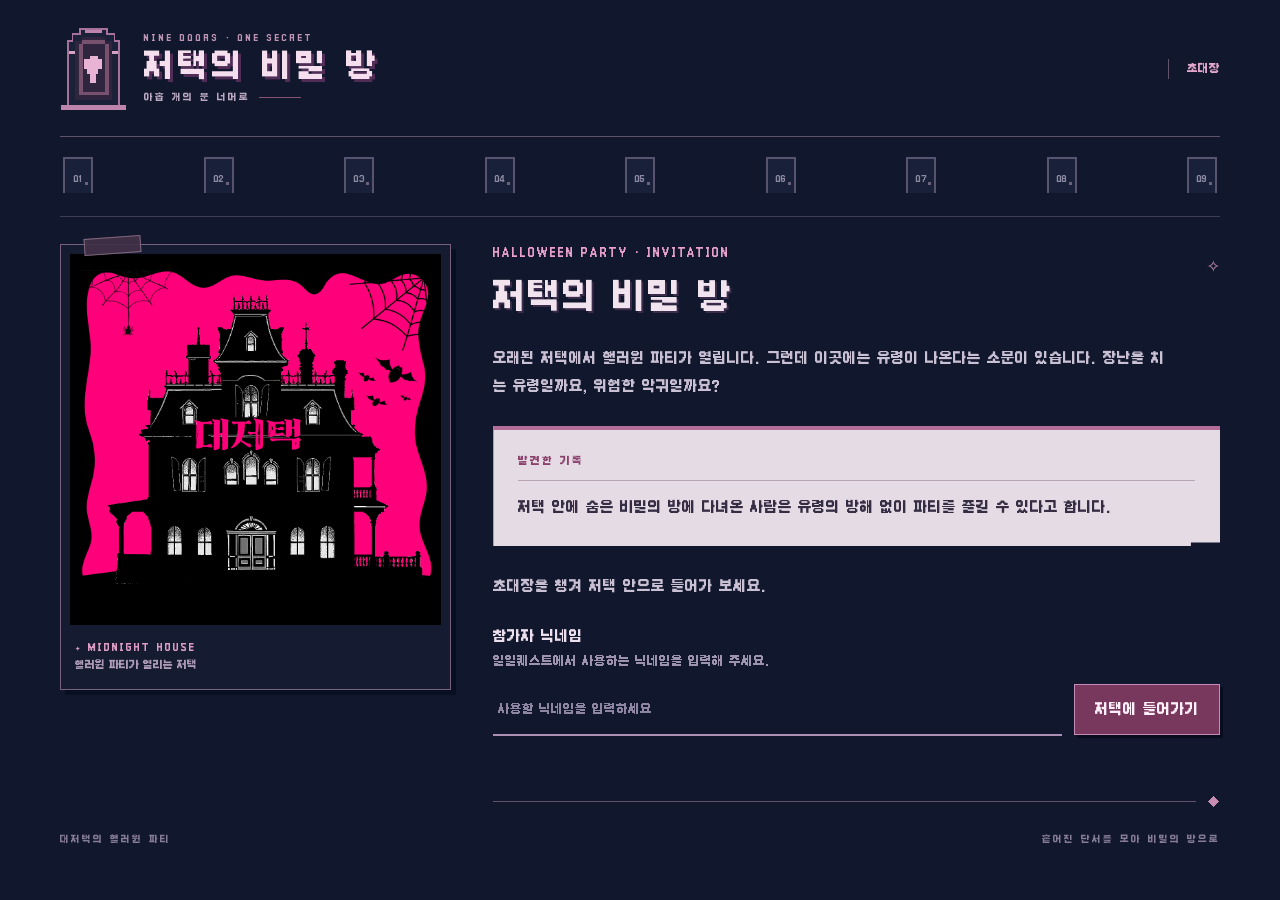
<file: maze/index.html>
<!doctype html>
<html lang="ko"><head><meta charset="utf-8"><meta name="viewport" content="width=device-width,initial-scale=1"><meta name="theme-color" content="#0b1432"><title>저택의 비밀 방 | 핼러윈 미궁</title><meta name="description" content="유령이 나온다는 저택의 비밀 방을 찾아 부적을 받으세요."><link rel="icon" type="image/svg+xml" href="data:image/svg+xml,%3Csvg xmlns='http://www.w3.org/2000/svg' viewBox='0 0 64 64'%3E%3Crect width='64' height='64' rx='13' fill='%230b1432'/%3E%3Cpath d='M20 50V17h24v33M27 49V36h10v13' fill='none' stroke='%23ff36a6' stroke-width='5'/%3E%3C/svg%3E"><style>@font-face{font-family:Galmuri;src:url('./Galmuri11.woff2') format('woff2');font-display:swap;font-weight:400 700}*{box-sizing:border-box}html{background:#11172c}body{margin:0;min-height:100vh;background:#11172c;color:#ece0ee;font:14px/1.8 Galmuri,monospace}button,input{font:inherit;border-radius:0}button{cursor:pointer}main{max-width:1220px;margin:auto;padding:26px 30px 45px}.top{display:flex;justify-content:space-between;align-items:center;gap:20px;padding-bottom:24px;border-bottom:1px solid #62536c}.brand{display:flex;align-items:center;gap:17px}.maze-mark{width:67px;height:86px;flex:none}.maze-mark svg{display:block;width:100%;height:100%}.maze-title small{display:block;font-size:8px;letter-spacing:3px;color:#bd94b3;line-height:1.4}.maze-title strong{display:block;color:#f5dfee;font-size:31px;line-height:1.5;letter-spacing:3px;text-shadow:3px 3px #4f2d56;font-weight:700}.maze-title span{display:flex;align-items:center;gap:9px;font-size:9px;letter-spacing:2px;color:#bba9c4}.maze-title span:after{content:'';width:42px;height:1px;background:#87536e}.stage{font-size:11px;color:#e3a7cb;padding-left:18px;border-left:1px solid #62536c;white-space:nowrap}.progress{display:flex;justify-content:space-between;gap:12px;counter-reset:door;padding:20px 3px 23px;margin:0 0 27px;border-bottom:1px solid #3f3e55}.progress i{position:relative;counter-increment:door;display:block;width:30px;height:36px;border:2px solid #58536f;border-bottom:0;background:#192039;font-style:normal;flex:none}.progress i:before{content:counter(door,decimal-leading-zero);position:absolute;bottom:7px;left:0;right:0;text-align:center;font-size:8px;color:#8b88a3}.progress i:after{content:'';position:absolute;right:3px;bottom:8px;width:3px;height:3px;background:#6b617b}.progress i.on{border-color:#d98ebd;background:#51314f;box-shadow:inset 0 0 0 3px #11172c}.progress i.on:before{color:#f6c3e2}.progress i.on:after{background:#f3b3d8}.layout{display:grid;grid-template-columns:minmax(230px,.7fr) minmax(0,1.3fr);gap:42px;align-items:start}.scene{position:sticky;top:22px;min-width:0;background:#151b31;padding:9px 9px 0;border:1px solid #77617e;box-shadow:5px 5px #090f22}.scene img{display:block;width:100%;height:auto;aspect-ratio:1/1;object-fit:contain;image-rendering:auto}.scene:before{content:'';position:absolute;top:-8px;left:23px;width:55px;height:15px;border:1px solid #8c7188;background:#443249;transform:rotate(-4deg);opacity:.9}.scene-tag{padding:13px 5px 15px;color:#ad9bb7;font-size:10px;line-height:1.8}.scene-tag span{font-size:9px;letter-spacing:2px;color:#dc9bc4}.card{position:relative;min-width:0;padding:0 0 22px;min-height:480px;background:transparent;border:0;border-bottom:1px solid #62536c}.card:after{content:'◆';position:absolute;bottom:-12px;right:0;color:#c88bb2;background:#11172c;padding-left:12px;font-size:12px}.eyebrow{font-size:10px;color:#e6a0cb;letter-spacing:2px;padding-right:25px}h1{font-size:clamp(25px,3vw,34px);line-height:1.5;letter-spacing:1px;color:#f2e4ee;margin:10px 0 21px;text-shadow:2px 2px #3b2c4c}p{font-size:14px;line-height:2;color:#c9c0d4;margin:0;max-width:680px}.clue{position:relative;margin:26px 0;padding:21px 25px 25px;background:#e5dbe5;color:#352d43;border-top:4px solid #b66c98;box-shadow:4px 4px #080d20;font-size:14px;line-height:2;clip-path:polygon(0 0,100% 0,100% 97%,96% 97%,96% 100%,0 100%)}.clue:before{content:'발견한 기록';display:block;border-bottom:1px solid #b8a6b6;color:#8a426c;font-size:10px;letter-spacing:2px;padding-bottom:9px;margin-bottom:12px}.controls{display:flex;gap:12px;align-items:center;flex-wrap:wrap;margin-top:24px}input{flex:1;min-width:160px;max-width:100%;background:transparent;color:#f8eaf3;border:0;border-bottom:2px solid #ad8eb4;padding:12px 5px;font-size:15px}input::placeholder{color:#8e85a2;font-size:12px}.primary,.secondary,.choices button{padding:12px 20px;min-height:46px;border:1px solid #c58cba;background:#78385d;color:#ffeff8;box-shadow:3px 3px #070c1e}.primary:hover{background:#984e77}.secondary{background:transparent;color:#d7b7d2}.choices{display:grid;grid-template-columns:1fr 1fr;gap:12px;width:100%}.choices button{text-align:left;background:#1b2440;border-color:#766784;font-size:13px}.choices button:hover,.choices button.selected{background:#53324f;border-color:#e2a3cd}.message{min-height:28px;font-size:12px;line-height:1.8;color:#eaa3cb;margin-top:15px}.hint{font-size:12px;margin-top:12px;border-top:1px dashed #51435f;padding-top:12px;color:#b9a3c6}.hint summary{cursor:pointer;width:max-content;max-width:100%;color:#d5aacb;font-size:12px}.hint p{font-size:12px;margin-top:12px}.hint-more{margin:12px 0 0 14px}.hint-more summary{color:#e4d1a3}.small{font-size:12px;color:#9d93af}.ghost{position:absolute;right:0;top:0;color:#c28fb6;font-size:22px}.notes{position:relative;margin-top:32px;padding:20px 24px;border-left:3px solid #b27d9e;border-top:1px solid #58465e;background:#1a2138}.notes strong{font-weight:400;font-size:13px;color:#e6adce}.notes ul{margin:12px 0 0;padding-left:19px;font-size:12px;line-height:2;color:#bdb0cc}.sticker-wrap{display:flex;align-items:center;gap:24px;margin:26px 0;flex-wrap:wrap}.sticker-wrap canvas{width:192px;height:192px;image-rendering:pixelated;border:1px solid #76607e;background:#252d48}.sticker-title{font-size:18px;color:#efbadb;margin-bottom:9px}.sticker-wrap .primary{margin-top:15px}.num-grid{display:grid;grid-template-columns:repeat(3,40px);gap:4px;width:max-content;margin-bottom:17px}.num-grid span{display:grid;place-items:center;width:40px;height:40px;border:1px solid #aa8fa8;background:#d2c3d5;color:#42334b}.seal{font-size:60px;color:#eea5cf}input:focus,button:focus-visible,summary:focus-visible{outline:2px solid #f4bbdc;outline-offset:4px}[hidden]{display:none!important}.maze-footer{display:flex;justify-content:space-between;gap:15px;padding-top:30px;font-size:9px;letter-spacing:2px;color:#867c97}@media(max-width:850px){main{padding:22px 22px 35px}.layout{grid-template-columns:240px minmax(0,1fr);gap:28px}.maze-title strong{font-size:28px}.clue{padding:17px 19px}.card p{font-size:13px}}@media(max-width:650px){main{padding:18px 15px 35px}.top{gap:10px;padding-bottom:17px;align-items:center}.brand{gap:10px}.maze-mark{width:47px;height:65px}.maze-title small{font-size:6px;letter-spacing:1.5px}.maze-title strong{font-size:22px;letter-spacing:1px}.maze-title span{font-size:7px;letter-spacing:1px}.maze-title span:after{width:20px}.stage{font-size:9px;white-space:normal;max-width:80px;padding-left:10px}.progress{gap:5px;padding:17px 0 20px;margin-bottom:22px}.progress i{width:24px;height:30px}.progress i:before{font-size:7px;bottom:6px}.progress i:after{width:2px;height:2px;right:2px;bottom:6px}.layout{display:flex;flex-direction:column;gap:25px}.scene{position:relative;top:0;width:100%;display:flex;align-items:center;padding:6px;gap:12px;box-shadow:3px 3px #090f22}.scene img{width:100px;height:100px;flex:none}.scene-tag{padding:5px 7px 5px 0;font-size:10px}.scene-tag span{font-size:8px;letter-spacing:1px}.scene:before{left:12px;width:35px;height:11px;top:-5px}.card{width:100%;min-height:420px;padding-bottom:20px}.eyebrow{font-size:9px}h1{font-size:26px;margin:8px 0 17px}.clue{font-size:13px;line-height:2;padding:18px 17px 23px;margin:22px 0}.card p{font-size:13px}.controls{gap:10px;margin-top:20px}.controls input{width:100%;flex-basis:100%}.controls>.primary{width:100%}.choices{grid-template-columns:1fr}.notes{padding:17px;margin-top:26px}.notes ul{font-size:11px}.sticker-wrap canvas{width:152px;height:152px}.maze-footer{font-size:7px;letter-spacing:1px}.sticker-wrap{gap:17px}}@media(prefers-reduced-motion:no-preference){.primary{transition:background .15s}}
</style></head><body><main><header class="top"><div class="brand"><div class="maze-mark" aria-hidden="true"><svg viewBox="0 0 70 90" shape-rendering="crispEdges"><path d="M21 3h28v5h8v8h5v69H8V16h5V8h8z" fill="#1b2139" stroke="#a6729b" stroke-width="2"/><path d="M23 11h24v5h7v61H16V16h7z" fill="#30253e"/><path d="M23 15h24v4H23zM20 19h4v53h-4zM47 19h4v53h-4zM24 69h23v3H24z" fill="#78516f"/><path d="M31 31h9v4h4v10h-4v5h-2v10h-7V50h-3v-5h-3V35h6z" fill="#e8b3d5"/><path d="M1 83h68v5H1zM26 4h18v3H26z" fill="#bd85ad"/><path d="M9 26h7v3H9zM54 26h7v3h-7z" fill="#d4a2c2"/></svg></div><div class="maze-title"><small>NINE DOORS · ONE SECRET</small><strong>저택의 비밀 방</strong><span>아홉 개의 문 너머로</span></div></div><div><div class="stage" id="stage"></div><div id="participant" class="small" style="text-align:right;overflow-wrap:anywhere;max-width:220px" hidden></div></div></header><div class="progress" id="progress" aria-label="진행 상황"></div><div class="layout"><div class="scene"><img src="./mansion-user.png" alt="달빛 아래 불이 켜진 저택" width="1080" height="1080"><div class="scene-tag"><span>✦ MIDNIGHT HOUSE</span><br>핼러윈 파티가 열리는 저택</div></div><section class="card" id="game" aria-live="polite"></section></div><aside class="notes" id="notes" hidden><strong>모은 단서</strong><ul id="noteList"></ul></aside><footer class="maze-footer"><span>대저택의 핼러윈 파티</span><span>흩어진 단서를 모아 비밀의 방으로</span></footer></main><script>
const ghostReward="[data-uri]";
const wardReward="[data-uri]";
const rooms=[
 {label:'현관',title:'닫힌 대문',story:'파티 초대장을 들고 저택에 도착했습니다. 대문 위에는 문양 세 개가 새겨져 있습니다. 초대장 가장자리에 적힌 숫자도 그냥 장식은 아닌 듯합니다.',clue:'초대장의 작은 낙서<br>“세 개의 별을 걸고, 일곱 밤의 달을 기다려, 마름모 두 개를 그린다.”<br><br>대문 위: ☾ ◆ ★',answer:'723',placeholder:'세 자리 숫자',hint:'낙서에는 각 문양의 수가 숨겨져 있습니다.',hint2:'별은 3, 달은 7, 마름모는 2입니다. 대문 위 문양의 순서로 적어 보세요.',note:'초대장 낙서: 별 셋 / 달 일곱 / 마름모 둘'},
 {label:'거울방',title:'거울의 한마디',story:'현관을 지나자 거울 속에 낯선 그림자가 잠깐 비칩니다. 유리에는 손가락으로 쓴 듯한 글이 있습니다. 마지막 글자 옆에 작은 화살표가 첫 줄을 향해 거꾸로 그려져 있습니다.',clue:'빛이 닿지 않는 곳을 보세요.<br>달이 뜨면 문이 열립니다.<br><br>↶',answer:'달빛',placeholder:'두 글자',hint:'문장의 길이보다 각 줄이 시작되는 곳을 보세요.',hint2:'각 줄의 첫 글자 두 개를 거울의 화살표 방향으로 읽으세요.',note:'거울에 떠오른 말: 달빛'},
 {label:'복도',title:'네 개의 발소리',story:'복도에 젖은 발자국 네 쌍이 남아 있습니다. 보이지 않는 누군가가 뒤에서 걸어오는 것 같습니다. 발자국의 주인이 지나간 순서를 적어야 벽이 움직입니다.',clue:'까마귀는 여우보다 먼저 지나갔습니다.<br>여우와 고양이는 나란히 지나갔고, 고양이는 여우의 바로 뒤였습니다.<br>부엉이는 가장 늦게 지나갔습니다.',answer:'까마귀여우고양이부엉이',placeholder:'동물 네 마리의 순서',hint:'여우와 고양이를 순서가 정해진 한 쌍으로 보세요.',hint2:'부엉이는 맨 뒤입니다. 까마귀는 여우보다 앞에 놓으세요. 이름을 순서대로 입력하면 됩니다.',note:'복도 쪽지: 까마귀는 여우 앞 / 여우 바로 뒤에 고양이 / 부엉이는 마지막'},
 {label:'표본실',title:'이름 없는 서랍',story:'복도 끝 표본실에는 초대 손님을 위한 서랍 세 개가 있습니다. 유리 아래의 동물 그림과 짧은 설명을 맞춰 보세요. 서랍을 여는 순서가 암호입니다.',clue:'서랍의 그림: 박쥐 [4]　거미 [8]　개구리 [6]<br><br>① 새는 아니지만 날 수 있습니다.<br>② 곤충은 아니며 다리가 여덟 개입니다.<br>③ 올챙이에서 자랍니다.',answer:'486',placeholder:'서랍 세 개의 숫자',hint:'동물 그림과 설명을 일대일로 연결해 보세요.',hint2:'날 수 있는 포유류, 다리 여덟 개의 동물, 올챙이에서 자라는 동물 순서입니다.',note:'표본실 서랍: 박쥐 4 / 거미 8 / 개구리 6'},
 {label:'연회장',title:'비어 있는 두 자리',story:'연회장에는 손님 네 명의 이름표가 놓여 있습니다. 누군가 복도에서 지나간 순서대로 자리를 다시 놓으라고 적어 두었습니다. 빈 의자는 두 번째와 네 번째뿐입니다.',clue:'흩어진 이름표<br>부엉이 — 열쇠<br>고양이 — 빛<br>까마귀 — 달<br>여우 — 문<br><br>빈 의자에 앉을 손님의 이름표에서 한 단어씩 읽으세요.',answer:'문열쇠',placeholder:'두 단어를 붙여 입력',hint:'복도에서 알아낸 동물들의 순서대로 이름표를 놓으세요.',hint2:'순서를 맞춘 뒤 두 번째와 네 번째 이름표 뒤의 단어를 차례로 읽으세요.',note:'연회장 이름표: 까마귀=달 / 여우=문 / 고양이=빛 / 부엉이=열쇠'},
 {label:'시계방',title:'아홉 칸의 시계',story:'연회장의 문을 열자 시계방입니다. 바닥에는 숫자 아홉 개가 일정한 간격으로 놓여 있고, 문손잡이는 한 개의 로마 숫자를 요구합니다.',clue:'<div class="num-grid" aria-label="숫자 1부터 9까지 세 줄로 놓인 격자"><span>1</span><span>2</span><span>3</span><span>4</span><span>5</span><span>6</span><span>7</span><span>8</span><span>9</span></div>표본실에서 서랍을 열었던 세 숫자의 칸을 순서대로 이어 보세요. 그 모양의 로마 숫자가 문에 들어갑니다.',answer:'5',placeholder:'로마 숫자를 숫자로',hint:'표본실 암호의 첫째, 둘째, 셋째 숫자를 격자에서 차례로 찾으세요.',hint2:'4에서 8, 8에서 6으로 선을 그으면 V 모양입니다. 로마 숫자 V가 뜻하는 값을 입력하세요.',note:'시계방: 표본실 숫자 486을 잇자 V 모양이 나타남'},
 {label:'서재',title:'책장 뒤의 문',story:'시계방을 통과하자 서재가 나타납니다. 책장에는 일곱 글자가 하나씩 붙어 있고, 연회장에서 알아낸 물건을 넣을 자리가 보입니다.',clue:'별　빛　문　고　양　이　달<br><br>책장 아래의 글: “처음 잠금을 풀 때 썼던 것을 기억하라. 거울의 말로 시작하는 문만 열릴 것이다.”',answer:'달빛문',placeholder:'문 이름 세 글자',hint:'현관의 숫자를 책장에 붙은 글자의 자리와 연결해 보세요.',hint2:'왼쪽부터 글자에 1~7번을 붙이세요. 현관에서 입력한 세 숫자가 가리키는 글자를 읽으세요.',note:'책장 뒤에서 문열쇠를 사용해 다락방으로 들어감'},
 {label:'다락방',title:'셋 중 하나',story:'서재의 책장 뒤에서 다락방으로 올라왔습니다. 서랍 A, B, C 가운데 하나에 비밀의 방 열쇠가 있습니다. 서랍마다 쪽지가 붙어 있는데, 세 쪽지 중 딱 하나만 사실입니다.',clue:'A의 쪽지: “열쇠는 B에 있다.”<br>B의 쪽지: “열쇠는 B에 없다.”<br>C의 쪽지: “열쇠는 A에 없다.”<br><br>어느 서랍을 열어야 할까요?',answer:'A',placeholder:'A, B, C 중 하나',hint:'열쇠가 각 서랍에 있다고 가정하고, 참인 쪽지가 몇 개인지 세어 보세요.',hint2:'B에 있으면 A와 C가 참입니다. C에 있어도 B와 C가 참입니다. 딱 하나만 참이 되는 경우를 찾으세요.',note:'다락방: A를 열자 비밀의 방 열쇠가 나옴'},
 {label:'비밀의 방',title:'돌아 나가는 순서',story:'다락방 열쇠로 비밀의 방을 열었습니다. 안쪽의 마지막 자물쇠는 네 자리 숫자를 요구합니다. 복도에서는 동물들이 저택 안쪽으로 들어온 순서를 풀었습니다. 이번에는 밖으로 돌아 나가는 순서입니다.',clue:'문에 새겨진 그림<br>까마귀 = 시계방 문손잡이의 숫자<br>여우 = ◆　고양이 = ★　부엉이 = ☾<br><br>마지막에 들어온 동물부터 차례로 밖으로 나갑니다.',answer:'7325',placeholder:'네 자리 숫자',hint:'복도에서 맞힌 동물 순서를 거꾸로 뒤집어 보세요.',hint2:'거꾸로 된 동물 순서의 문양을 현관의 숫자로 바꾸세요. 까마귀는 시계방 로마 숫자의 값을 씁니다.'}
];let current=-1,selected='',message='',nickname='';
try{nickname=localStorage.getItem('hp_maze_nickname')||localStorage.getItem('hp_quest_nickname')||''}catch{}
const game=document.getElementById('game');const stage=document.getElementById('stage');const progress=document.getElementById('progress');const notes=document.getElementById('notes');const noteList=document.getElementById('noteList');
function esc(s){return String(s).replace(/[&<>"']/g,c=>({'&':'&amp;','<':'&lt;','>':'&gt;','"':'&quot;',"'":'&#39;'}[c]))}function paint(){const participant=document.getElementById('participant');participant.hidden=current<0;participant.textContent=nickname+' 님';stage.textContent=current<0?'초대장':current<rooms.length?`${current+1} / ${rooms.length} · ${rooms[current].label}`:'비밀의 방';progress.innerHTML=Array.from({length:rooms.length},(_,i)=>`<i class="${i<=current?'on':''}"></i>`).join('');if(current<0){game.innerHTML='<div class="eyebrow">HALLOWEEN PARTY · INVITATION</div><h1>저택의 비밀 방</h1><p>오래된 저택에서 핼러윈 파티가 열립니다. 그런데 이곳에는 유령이 나온다는 소문이 있습니다. 장난을 치는 유령일까요, 위험한 악귀일까요?</p><div class="clue">저택 안에 숨은 비밀의 방에 다녀온 사람은 유령의 방해 없이 파티를 즐길 수 있다고 합니다.</div><p>초대장을 챙겨 저택 안으로 들어가 보세요.</p><form id="entryForm"><label for="nickInput" style="display:block;margin-top:24px">참가자 닉네임</label><p class="small">일일퀘스트에서 사용하는 닉네임을 입력해 주세요.</p><div class="controls" style="margin-top:10px"><input id="nickInput" name="nickname" required maxlength="20" autocomplete="nickname" placeholder="사용할 닉네임을 입력하세요"><button class="primary" id="start" type="submit">저택에 들어가기</button></div><div id="entryMessage" class="message" role="status"></div></form><div class="ghost" aria-hidden="true">✧</div>';document.getElementById('nickInput').value=nickname;document.getElementById('entryForm').onsubmit=e=>{e.preventDefault();const input=document.getElementById('nickInput'),value=input.value.trim().replace(/\s+/g,' ');if(!value||value.length>20){document.getElementById('entryMessage').textContent='닉네임은 1~20자로 입력해 주세요.';input.focus();return}nickname=value;try{localStorage.setItem('hp_maze_nickname',nickname)}catch{}current=0;paint()};notes.hidden=true;return}if(current===rooms.length){game.innerHTML='<div class="eyebrow">SECRET ROOM · CLEAR</div><h1>부적을 찾았습니다</h1><p id="clearParticipant" style="color:#efbadb;margin-bottom:12px"></p><p>비밀의 방에 다녀왔다는 증표입니다. 부적과 유령 스티커를 저장해 보세요.</p><div class="sticker-wrap"><img id="sticker" alt="퇴마 완료 부적" width="192" height="192" style="object-fit:contain;max-width:100%"><div><div class="sticker-title">악귀퇴치 부적</div><p class="small">JPG 이미지 · 1280 × 1280</p><button class="primary" id="download">부적 이미지 저장</button></div></div><div class="sticker-wrap"><img id="ghostReward" alt="유령 퇴치 기념 스티커" width="192" height="192" style="object-fit:contain;max-width:100%"><div><div class="sticker-title">유령 퇴치 스티커</div><p class="small">PNG 이미지</p><button class="primary" id="downloadGhost">유령 스티커 저장</button></div></div><div class="controls"><button class="secondary" id="restart">처음부터 다시 풀기</button></div>';document.getElementById('clearParticipant').textContent=nickname+' 님이 아홉 개의 문을 모두 열었습니다.';document.getElementById('sticker').src=wardReward;document.getElementById('download').onclick=downloadSticker;document.getElementById('ghostReward').src=ghostReward;document.getElementById('downloadGhost').onclick=()=>{const a=document.createElement('a');a.href=ghostReward;a.download='ghost-exorcism-sticker.png';document.body.appendChild(a);a.click();a.remove()};document.getElementById('restart').onclick=()=>{current=-1;selected='';message='';paint()};return}const r=rooms[current];let control=r.choices?`<div class="choices" role="group" aria-label="순서 선택">${r.choices.map(x=>`<button type="button" data-choice="${esc(x)}" class="${selected===x?'selected':''}" aria-pressed="${selected===x}">${esc(x)}</button>`).join('')}</div>`:`<input id="answer" aria-label="정답" autocomplete="off" placeholder="${r.placeholder}" maxlength="20">`;game.innerHTML=`<div class="eyebrow">ROOM 0${current+1} / ${esc(r.label)}</div><h1>${esc(r.title)}</h1><p>${esc(r.story)}</p><div class="clue">${r.clue}</div><form id="form"><div class="controls">${control}<button class="primary" type="submit">문 열기</button></div></form><div class="message" role="status">${esc(message)}</div><details class="hint"><summary>힌트 1 보기</summary><p>${esc(r.hint)}</p><details class="hint-more"><summary>힌트 2 보기</summary><p>${esc(r.hint2)}</p></details></details><div class="ghost" aria-hidden="true">✧</div>`;game.querySelectorAll('[data-choice]').forEach(b=>b.onclick=()=>{selected=b.dataset.choice;game.querySelectorAll('[data-choice]').forEach(x=>{x.classList.toggle('selected',x===b);x.setAttribute('aria-pressed',x===b)})});document.getElementById('form').onsubmit=e=>{e.preventDefault();let value=r.choices?selected.replaceAll(' → ',' '):(document.getElementById('answer').value.trim().replaceAll(/\s/g,''));if(value.replace(/[\s→,，·-]/g,'').toUpperCase()===r.answer.replace(/[\s→,，·-]/g,'').toUpperCase()){current++;selected='';message='';updateNotes();paint()}else{message=value?'암호가 맞지 않습니다. 단서를 다시 살펴보세요.':'정답을 입력하거나 선택해 주세요.';game.querySelector('.message').textContent=message}};updateNotes()}
function updateNotes(){noteList.innerHTML=rooms.slice(0,current).filter(x=>x.note).map(x=>`<li>${esc(x.note)}</li>`).join('');notes.hidden=current<=0||current===rooms.length}function downloadSticker(){const a=document.createElement('a');a.download='halloween-exorcism-complete.jpg';a.href=wardReward;document.body.appendChild(a);a.click();a.remove()}
paint();
</script></body></html>
</file>
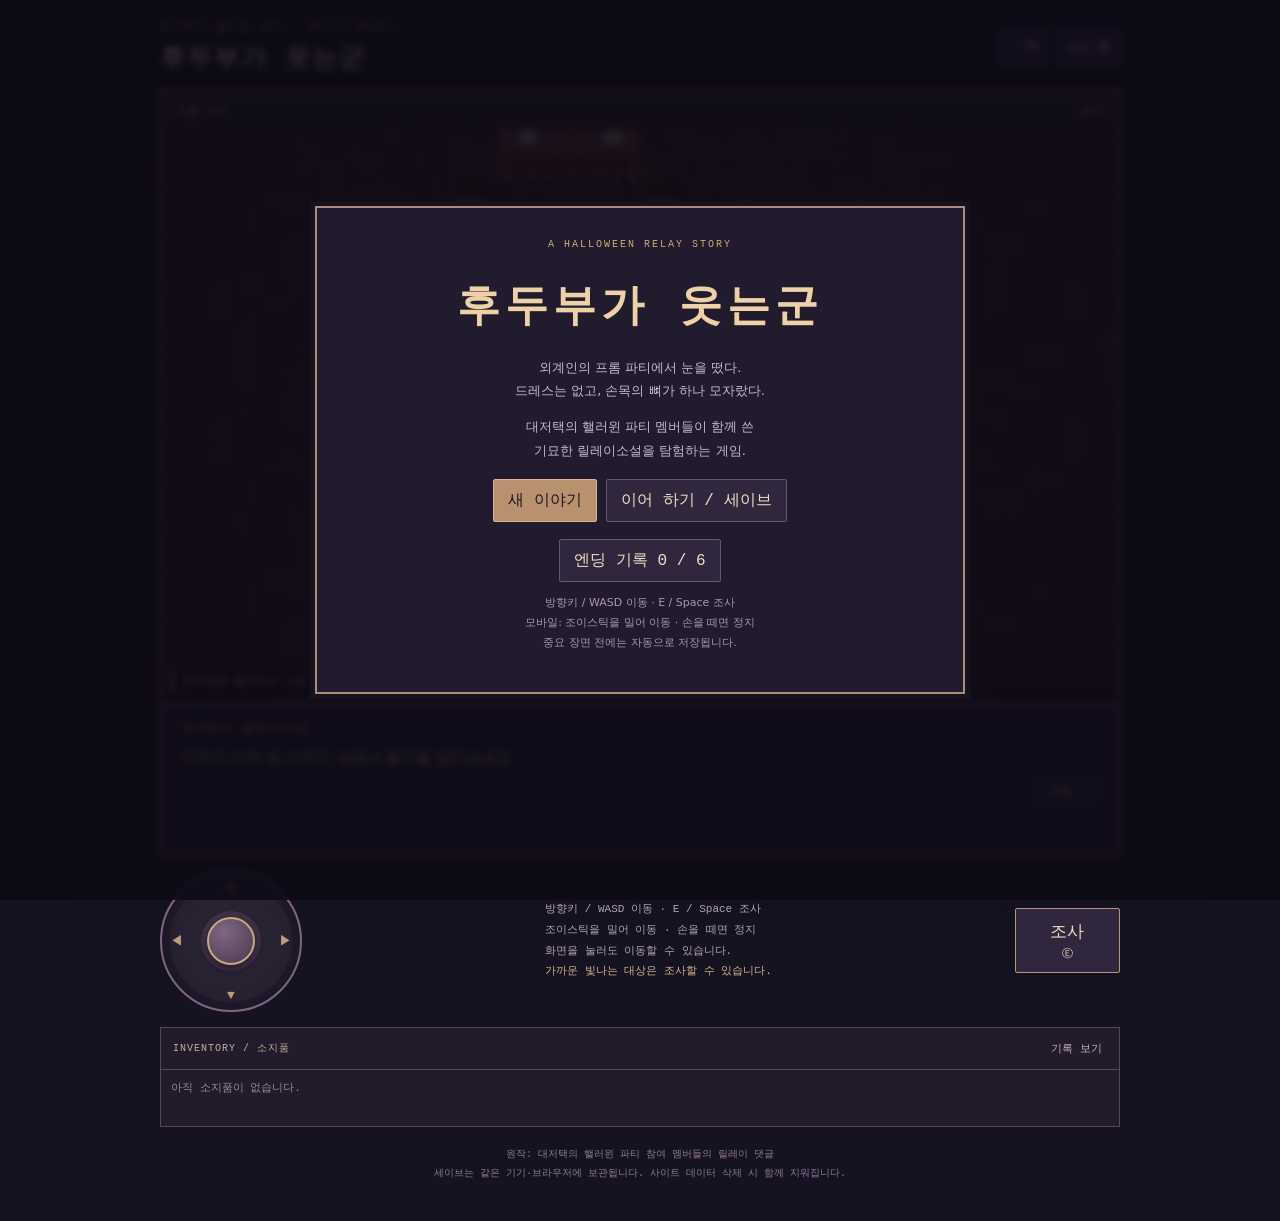
<file: occiput-relay/index.html>
<!doctype html><html lang="ko"><head><meta charset="UTF-8"><meta name="viewport" content="width=device-width,initial-scale=1,viewport-fit=cover"><meta name="theme-color" content="#151322"><meta name="description" content="대저택의 핼러윈 파티 멤버들이 함께 쓴 릴레이소설로 만든 탐험 게임. 세이브 슬롯과 여섯 가지 엔딩."><title>후두부가 웃는군</title><link rel="stylesheet" href="style.css?v=nurses-21"></head><body><main><header><div><p class="eyebrow">대저택의 핼러윈 파티 · RELAY NOVEL</p><h1>후두부가 웃는군</h1></div><div class="topBtns"><button id="audio" aria-label="소리 전환">♪ ON</button><button id="menu" aria-label="저장과 메뉴">메뉴 ☰</button></div></header><section class="machine"><div class="hud"><span id="place"></span><span id="party"></span></div><div class="viewport"><canvas id="screen" width="1280" height="768" aria-label="방향키 또는 조이스틱으로 움직이고 가까운 대상을 조사하는 게임 화면"></canvas><div id="notice" role="status"></div><div id="mission"></div><div id="chaseHud" hidden><span>뒤돌아보지 말고 오른쪽으로!</span><meter min="0" max="100" id="distance"></meter></div></div><div id="dialog" class="dialog" aria-live="polite"><div id="who">대저택의 릴레이소설</div><p id="words">각자가 이어 쓴 이야기 속에서 출구를 찾아보세요.</p><div id="choices"></div><button id="next">다음 ▸</button></div></section><section class="controller"><div id="joystick" aria-label="이동 조이스틱: 가운데를 누르고 원하는 방향으로 미세요"><span class="stickArrow up" aria-hidden="true">▲</span><span class="stickArrow down" aria-hidden="true">▼</span><span class="stickArrow left" aria-hidden="true">◀</span><span class="stickArrow right" aria-hidden="true">▶</span><span id="joystickThumb" aria-hidden="true"></span></div><p class="instructions">방향키 / WASD 이동 · E / Space 조사<br>조이스틱을 밀어 이동 · 손을 떼면 정지<br>화면을 눌러도 이동할 수 있습니다.<br><span id="hint">가까운 빛나는 대상은 조사할 수 있습니다.</span></p><button id="action">조사 <span>Ⓔ</span></button></section><section class="bag"><div class="bagHead"><span>INVENTORY / 소지품</span><button id="journal">기록 보기</button></div><div id="items"></div></section><footer>원작: 대저택의 핼러윈 파티 참여 멤버들의 릴레이 댓글<br>세이브는 같은 기기·브라우저에 보관됩니다. 사이트 데이터 삭제 시 함께 지워집니다.</footer></main><div id="modal" class="modal"><section id="panel" class="panel"></section></div><script src="story.js?v=nurses-21"></script><script src="sprites.js?v=nurses-21"></script><script src="raster.js?v=nurses-21"></script><script src="game.js?v=nurses-21"></script></body></html>
</file>
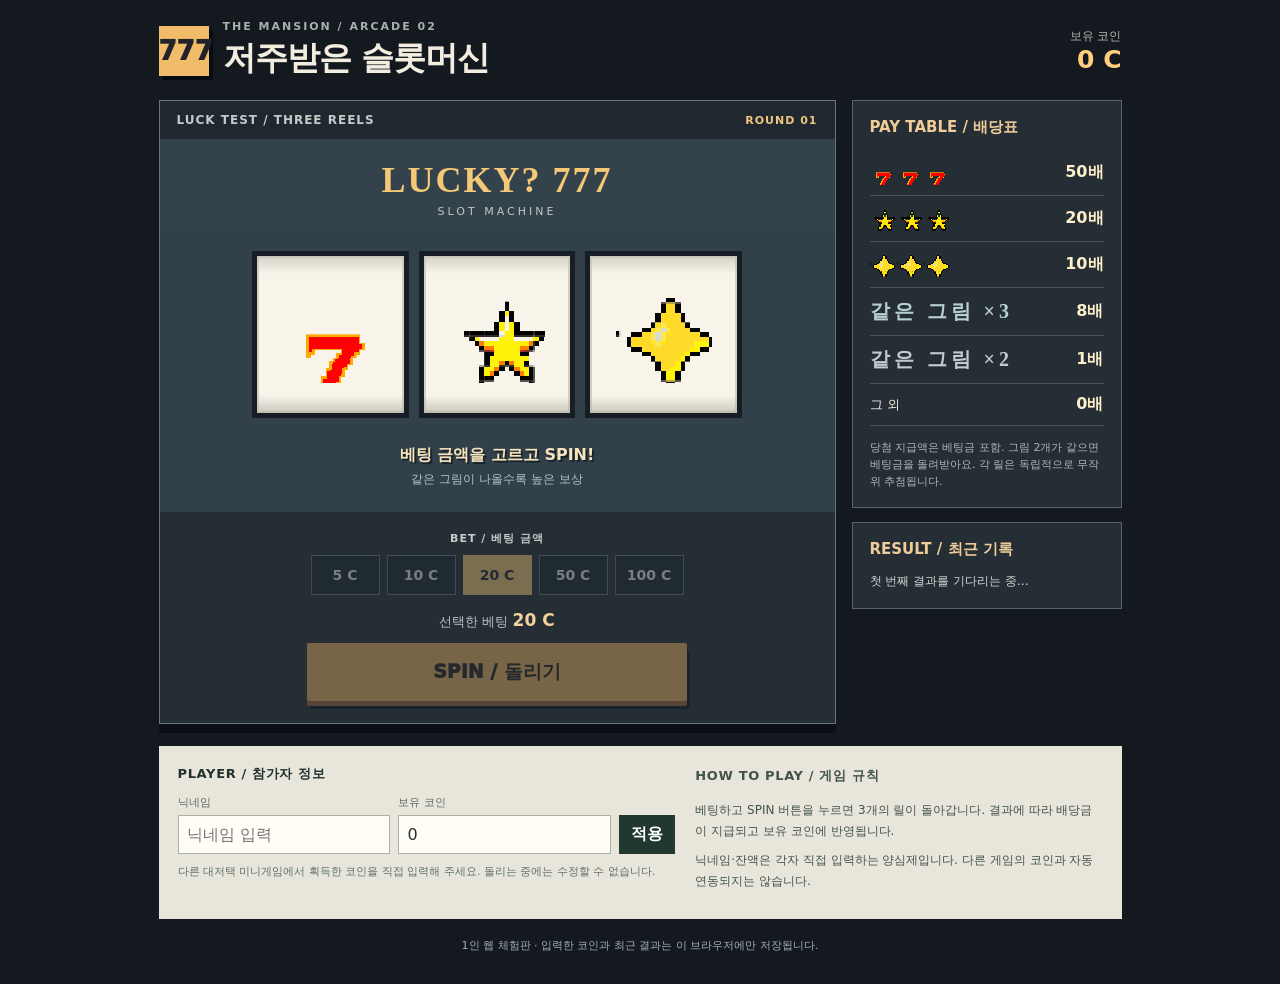
<file: slot-machine/index.html>
<!doctype html>
<html lang="ko"><head><meta charset="utf-8"><meta name="viewport" content="width=device-width,initial-scale=1"><meta name="theme-color" content="#151a20"><title>대저택 슬롯머신</title>
<style>
:root{font-family:system-ui,-apple-system,"Malgun Gothic",sans-serif;color:#f3ede0;background:#141920;--muted:#afb6b3;--line:#475157;--accent:#f0bf6d;--paper:#f3efe5}
*{box-sizing:border-box}body{margin:0;min-height:100vh}button,input{font:inherit}button{cursor:pointer}button:disabled{opacity:.43;cursor:default}button:focus-visible,input:focus-visible,summary:focus-visible{outline:3px solid #f7d18d;outline-offset:3px}
.wrap{max-width:995px;margin:0 auto;padding:20px 16px 30px}.mast{display:flex;justify-content:space-between;align-items:center;gap:20px;margin:0 0 19px}.identity{display:flex;align-items:center;gap:14px}.mark{font-weight:1000;background:#f1bc69;color:#20242a;width:50px;height:50px;display:grid;place-items:center;font-size:26px;box-shadow:4px 4px 0 #060c12}.eyebrow{color:#a7b1ac;font-size:11px;letter-spacing:2px;font-weight:750}.mast h1{font-size:clamp(24px,4vw,33px);margin:3px 0 0;letter-spacing:-1px}.wallet{text-align:right;color:var(--muted);font-size:12px}.wallet strong{display:block;color:#ffcf7b;font-size:25px;font-variant-numeric:tabular-nums}
.layout{display:grid;grid-template-columns:minmax(0,1fr) 270px;gap:16px}.machine{background:#29323a;border:1px solid #6a7479;box-shadow:0 9px 0 #0b0e13;overflow:hidden}.banner{display:flex;justify-content:space-between;align-items:center;gap:8px;background:#20282f;padding:12px 17px;font-weight:800;font-size:12px;letter-spacing:1px;color:#c0ccc8}.banner span:last-child{font-size:11px;color:#eec680}
.marquee{background:#34424b;padding:20px 12px 13px;text-align:center}.machine-title{font-family:Georgia,serif;font-size:clamp(22px,4.8vw,36px);font-weight:900;color:#f4c877;letter-spacing:2px}.machine-sub{font-size:11px;color:#c1c9c5;letter-spacing:3px;margin-top:4px}
.window{padding:20px 16px 23px;background:#314049}.reels{display:grid;grid-template-columns:repeat(3,minmax(0,1fr));gap:10px;max-width:490px;margin:0 auto}.reel{height:clamp(133px,21vw,167px);background:#f8f4e9;border:5px solid #171d25;box-shadow:inset 0 0 0 2px #d4cfc1;display:grid;place-items:center;overflow:hidden;position:relative}.reel:before,.reel:after{content:"";position:absolute;left:0;right:0;height:18px;z-index:1;pointer-events:none}.reel:before{top:0;background:linear-gradient(#c3c0b6aa,transparent)}.reel:after{bottom:0;background:linear-gradient(transparent,#b7b1a6aa)}.symbol{font-family:Georgia,"Times New Roman",serif;font-size:clamp(65px,12vw,102px);font-weight:900;line-height:1;color:#1e3440;text-shadow:2px 2px #d3cec4}.symbol.s7{color:#a9413f}.symbol.star{color:#d3a22e}.symbol.diamond{color:#be6b4d}.symbol.spade{color:#284a53}.symbol.moon{color:#806e93}.symbol.skull{color:#6b726e}.spin .symbol{filter:blur(2px)}.reel.win{outline:4px solid var(--accent);outline-offset:-3px}
.message{font-size:16px;font-weight:850;color:#f8e3bc;min-height:30px;text-align:center;margin-top:19px;line-height:1.4}.subtitle{text-align:center;color:#b5c4c3;font-size:12px;margin-top:4px;min-height:18px}
.controls{padding:19px 18px 22px;background:#252e35}.controlheading{font-size:11px;color:#c9cdca;font-weight:800;letter-spacing:1px;margin-bottom:9px;text-align:center}.bets{display:flex;justify-content:center;flex-wrap:wrap;gap:7px}.bet{background:#1a252d;border:1px solid #65737b;color:#e8e9e1;min-width:69px;padding:11px 9px;font-size:14px;font-weight:850}.bet.active{background:#edc172;border-color:#edc172;color:#20242a}
.betinfo{text-align:center;padding:15px 0 12px;font-size:13px;color:#b9c5c3}.betinfo b{color:#f3d39b;font-size:17px}.spinbtn{width:min(100%,380px);display:block;margin:auto;border:0;background:#e6af5f;color:#252323;font-size:19px;font-weight:950;padding:16px 12px;box-shadow:0 5px 0 #98653c}.spinbtn:active:not(:disabled){transform:translateY(3px);box-shadow:0 2px 0 #98653c}
.side{display:flex;flex-direction:column;gap:14px}.panel{background:#252e35;border:1px solid #59636b;padding:17px}.panel h2{margin:0 0 13px;font-size:15px;color:#f0cd98}.payrow{display:flex;justify-content:space-between;align-items:center;gap:9px;border-bottom:1px solid #48535a;padding:10px 0;font-size:13px}.payrow:last-child{border:0}.symbolset{font-family:Georgia,serif;letter-spacing:4px;font-size:20px;font-weight:900}.symbolset.s7{color:#f29a90}.symbolset.star{color:#f5ce67}.symbolset.diamond{color:#e5a18e}.symbolset.other{color:#b8d1cf}.symbolset.pair{color:#c2cbd0}.payrow strong{color:#fff0cb;font-size:16px}.minor{font-size:11px;color:#acb7b9;line-height:1.55;margin-top:13px}
.log{font-size:12px;color:#d3d6d0;line-height:1.55;max-height:225px;overflow:auto}.log div{border-bottom:1px solid #4b535a;padding:6px 0}.log small{color:#b3c3c5}
.dock{margin-top:22px;background:#e8e6db;color:#23322f;padding:19px;display:grid;grid-template-columns:1.1fr .9fr;gap:20px}.dock h2{font-size:13px;letter-spacing:.05em;margin:0 0 12px}.entry{display:flex;gap:8px;align-items:end}.field{flex:1;min-width:0}.field label{display:block;font-size:11px;color:#5f6963;margin-bottom:5px}.field input{width:100%;min-width:0;border:1px solid #aab3a9;background:#fffdf5;padding:10px 8px;border-radius:0;height:39px;color:#26302d}.apply{background:#20382f;color:#fff;border:0;padding:0 12px;height:39px;font-weight:800;white-space:nowrap}.notice{font-size:11px;line-height:1.6;color:#607069;margin:9px 0 0}.rules{font-size:12px;line-height:1.75;color:#42534b}.rules p{margin:0 0 8px}
footer{margin-top:18px;color:#a4b1b0;font-size:11px;line-height:1.6;text-align:center}
@media(max-width:760px){.layout{grid-template-columns:1fr}.wrap{padding:10px 9px 25px}.dock{grid-template-columns:1fr;gap:14px;padding:14px}.reel{height:clamp(118px,26vw,155px)}.symbol{font-size:clamp(59px,15vw,94px)}.side{display:grid;grid-template-columns:1fr 1fr}.panel{padding:12px}}
@media(max-width:520px){.mast{gap:7px}.identity{gap:8px}.mark{width:43px;height:43px;font-size:21px}.wallet strong{font-size:20px}.side{grid-template-columns:1fr}.entry{flex-wrap:wrap}.entry .field{min-width:42%}.entry .apply{width:100%}.reels{gap:5px}.reel{border-width:3px}.bet{min-width:53px;padding:10px 7px}.window{padding:17px 9px 20px}}

/* Small handmade pixel sprites: only the game pieces are pixelated. */
.pixel-symbol{display:block;width:min(80%,112px);height:auto;aspect-ratio:1;image-rendering:pixelated;filter:drop-shadow(3px 3px 0 #26313924)}
.pixels-row{display:inline-flex;align-items:center;gap:2px;letter-spacing:0}
.pixels-row .pixel-symbol{width:27px;height:27px;filter:none}
.reel{border-radius:0}.reel.win{outline:3px solid #f0bf6d;outline-offset:-3px}
.spinbtn{border-radius:2px}
@media(max-width:520px){.pixels-row .pixel-symbol{width:22px;height:22px}}

/* Shared mini-game finish treatment: flat square edges, restrained pixel shadow. */
.spinbtn{box-shadow:0 5px 0 #98653c,3px 8px 0 #10171c}
.message{padding:7px 8px 0;text-shadow:2px 2px 0 #17242c}

/* Precisely isolated six original symbols: 64px cells, no neighboring artwork. */
.slot-art{display:block;flex:none;width:min(86%,96px);height:auto;aspect-ratio:1;background-image:url("[data-uri]");background-repeat:no-repeat;background-size:600% 100%;image-rendering:pixelated}
.slot-art.s-star{background-position:0% 0}.slot-art.s-diamond{background-position:20% 0}.slot-art.s-spade{background-position:40% 0}.slot-art.s-moon{background-position:60% 0}.slot-art.s-skull{background-position:80% 0}.slot-art.s-s7{background-position:100% 0}
.pixels-row .slot-art{width:25px;height:25px}
</style></head><body><div class="wrap">
<header class="mast"><div class="identity"><div class="mark">777</div><div><div class="eyebrow">THE MANSION / ARCADE 02</div><h1>저주받은 슬롯머신</h1></div></div><div class="wallet">보유 코인 <strong><span id="wallet">0</span> C</strong></div></header>
<div class="layout"><main class="machine"><div class="banner"><span>LUCK TEST / THREE REELS</span><span id="round">ROUND 01</span></div><div class="marquee"><div class="machine-title">LUCKY? 777</div><div class="machine-sub">SLOT MACHINE</div></div><div class="window"><div class="reels" id="reels"><div class="reel"><span class="symbol s7">7</span></div><div class="reel"><span class="symbol star">★</span></div><div class="reel"><span class="symbol diamond">◆</span></div></div><div id="message" class="message" aria-live="polite">베팅 금액을 고르고 SPIN!</div><div id="detail" class="subtitle">같은 그림이 나올수록 높은 보상</div></div><div class="controls"><div class="controlheading">BET / 베팅 금액</div><div id="bets" class="bets"></div><div class="betinfo">선택한 베팅 <b id="betdisplay">20 C</b></div><button id="spin" class="spinbtn">SPIN / 돌리기</button></div></main>
<aside class="side"><section class="panel"><h2>PAY TABLE / 배당표</h2><div class="payrow"><span class="symbolset pixels-row" data-pixels="s7"></span><strong>50배</strong></div><div class="payrow"><span class="symbolset pixels-row" data-pixels="star"></span><strong>20배</strong></div><div class="payrow"><span class="symbolset pixels-row" data-pixels="diamond"></span><strong>10배</strong></div><div class="payrow"><span class="symbolset other">같은 그림 ×3</span><strong>8배</strong></div><div class="payrow"><span class="symbolset pair">같은 그림 ×2</span><strong>1배</strong></div><div class="payrow"><span>그 외</span><strong>0배</strong></div><div class="minor">당첨 지급액은 베팅금 포함. 그림 2개가 같으면 베팅금을 돌려받아요. 각 릴은 독립적으로 무작위 추첨됩니다.</div></section>
<section class="panel"><h2>RESULT / 최근 기록</h2><div id="log" class="log">첫 번째 결과를 기다리는 중…</div></section></aside></div>
<section class="dock"><div><h2>PLAYER / 참가자 정보</h2><div class="entry"><div class="field"><label for="nickname">닉네임</label><input id="nickname" maxlength="40" placeholder="닉네임 입력"></div><div class="field"><label for="manualCoins">보유 코인</label><input id="manualCoins" type="number" min="0" max="100000000" step="1" inputmode="numeric" placeholder="직접 입력"></div><button id="apply" class="apply">적용</button></div><p id="entryNotice" class="notice">다른 대저택 미니게임에서 획득한 코인을 직접 입력해 주세요. 돌리는 중에는 수정할 수 없습니다.</p></div><div class="rules"><h2>HOW TO PLAY / 게임 규칙</h2><p>베팅하고 SPIN 버튼을 누르면 3개의 릴이 돌아갑니다. 결과에 따라 배당금이 지급되고 보유 코인에 반영됩니다.</p><p>닉네임·잔액은 각자 직접 입력하는 양심제입니다. 다른 게임의 코인과 자동 연동되지는 않습니다.</p></div></section>
<footer>1인 웹 체험판 · 입력한 코인과 최근 결과는 이 브라우저에만 저장됩니다.</footer></div>
<script>
const $=id=>document.getElementById(id);
const SYMBOLS=[{id:'s7',glyph:'7',weight:4},{id:'star',glyph:'★',weight:12},{id:'diamond',glyph:'◆',weight:18},{id:'spade',glyph:'♠',weight:22},{id:'moon',glyph:'☾',weight:24},{id:'skull',glyph:'☠',weight:20}];
let coins=Number(localStorage.getItem('mansionSlotCoins')??0),name=localStorage.getItem('mansionSlotNick')||'',bet=20,round=1,spinning=false,history=[];
if(!Number.isFinite(coins)||coins<0)coins=0;
$('nickname').value=name;$('manualCoins').value=coins;

function pixelHTML(id){return '<span class="slot-art s-'+id+'" role="img" aria-label="'+id+'"></span>'}
document.querySelectorAll('[data-pixels]').forEach(el=>{el.innerHTML=pixelHTML(el.dataset.pixels).repeat(3)})
function pickSymbol(){let n=Math.random()*100;for(const s of SYMBOLS){n-=s.weight;if(n<0)return s}return SYMBOLS[SYMBOLS.length-1]}
function displaySymbols(syms,win=false){$('reels').innerHTML=syms.map(s=>'<div class="reel'+(win?' win':'')+'">'+pixelHTML(s.id)+'</div>').join('')}
function payoutOf(syms){const ids=syms.map(s=>s.id),counts=Object.values(ids.reduce((acc,id)=>(acc[id]=(acc[id]||0)+1,acc),{}));if(counts.includes(3)){if(ids[0]==='s7')return 50;if(ids[0]==='star')return 20;if(ids[0]==='diamond')return 10;return 8}if(counts.includes(2))return 1;return 0}
function save(){localStorage.setItem('mansionSlotCoins',String(coins));$('wallet').textContent=coins.toLocaleString('ko-KR')}
function render(){save();$('round').textContent='ROUND '+String(round).padStart(2,'0');$('betdisplay').textContent=bet+' C';$('bets').innerHTML=[5,10,20,50,100].map(v=>'<button type="button" data-bet="'+v+'" class="bet'+(bet===v?' active':'')+'" '+(spinning||coins<v?'disabled':'')+'>'+v+' C</button>').join('');document.querySelectorAll('[data-bet]').forEach(el=>el.onclick=()=>{bet=Number(el.dataset.bet);render()});$('spin').disabled=spinning||coins<bet;$('spin').textContent=spinning?'SPINNING…':'SPIN / 돌리기';$('nickname').disabled=spinning;$('manualCoins').disabled=spinning;$('apply').disabled=spinning;$('log').innerHTML=history.length?history.slice().reverse().map(h=>'<div>'+h+'</div>').join(''):'첫 번째 결과를 기다리는 중…'}
function applyCoins(){if(spinning)return;const nick=$('nickname').value.trim(),raw=$('manualCoins').value.trim(),value=Number(raw);if(!nick){$('entryNotice').textContent='닉네임을 입력해 주세요.';return}if(!raw||!Number.isSafeInteger(value)||value<0||value>100000000){$('entryNotice').textContent='코인을 0 이상의 정수로 입력해 주세요.';return}name=nick;coins=value;localStorage.setItem('mansionSlotNick',name);$('entryNotice').textContent=name+' 님의 보유 코인 '+coins.toLocaleString()+' C를 적용했습니다.';render()}
function spin(){if(spinning||coins<bet)return;if(!$('nickname').value.trim()||$('nickname').value.trim()!==localStorage.getItem('mansionSlotNick')){$('entryNotice').textContent='닉네임과 코인을 입력하고 적용 버튼을 눌러 주세요.';return}
spinning=true;const wager=bet,result=[pickSymbol(),pickSymbol(),pickSymbol()],mult=payoutOf(result),paid=wager*mult,net=paid-wager;
coins+=net;round++;save();render();$('message').textContent='돌아가는 중…';$('detail').textContent='';let frames=0;const speed=setInterval(()=>{frames++;displaySymbols([pickSymbol(),pickSymbol(),pickSymbol()]);document.querySelectorAll('.reel').forEach(el=>el.classList.add('spin'));if(frames>=24){clearInterval(speed);displaySymbols(result,mult>1);spinning=false;let headline=mult===0?'꽝!':mult===1?'베팅금 반환!':mult===50?'잭팟!':'당첨!';$('message').textContent=headline+' '+(net>0?'+':'')+net.toLocaleString()+' C';$('detail').textContent='배당 '+mult+'배 · 지급 '+paid.toLocaleString()+' C · 보유 '+coins.toLocaleString()+' C';history.push(result.map(s=>s.glyph).join(' ')+' · '+(net>0?'+':'')+net.toLocaleString()+' C · 잔액 '+coins.toLocaleString()+' C');if(history.length>12)history.shift();$('manualCoins').value=coins;render()}},100)}
$('apply').onclick=applyCoins;$('spin').onclick=spin;
displaySymbols([SYMBOLS[0],SYMBOLS[1],SYMBOLS[2]]);render();
</script></body></html>
</file>
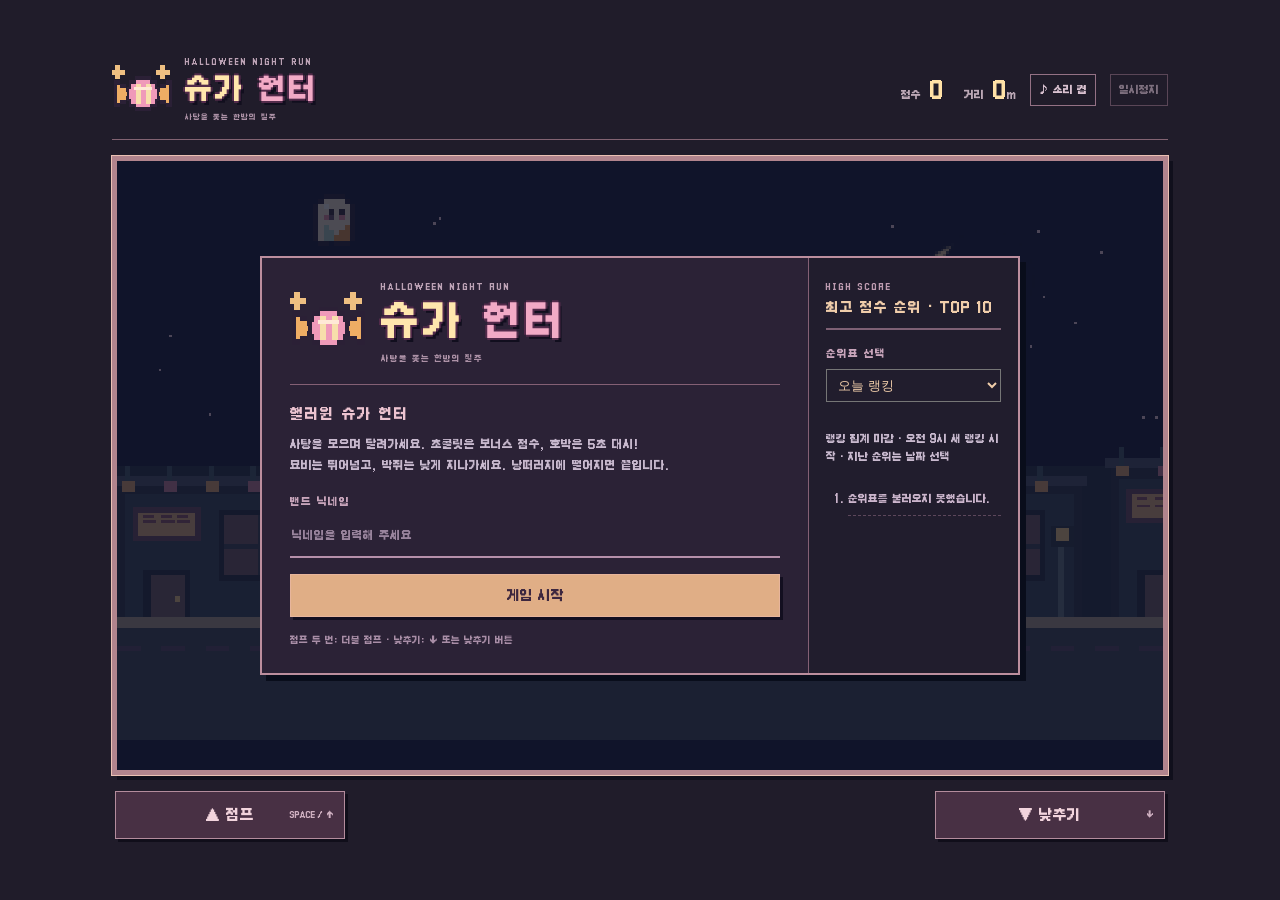
<file: sugar-hunter/index.html>
<!doctype html><html lang="ko"><head><meta charset="utf-8"><meta name="viewport" content="width=device-width,initial-scale=1,maximum-scale=1,user-scalable=no"><title>핼러윈 슈가 헌터</title><style>
*{box-sizing:border-box}html,body{margin:0;height:100%;background:#0a1028;color:#fff;font-family:system-ui,sans-serif;overflow:hidden;touch-action:none}body{display:grid;place-items:center}.shell{width:min(100vw,960px);height:min(100dvh,760px);display:flex;flex-direction:column;padding:clamp(8px,2vw,18px);gap:8px}.top{display:flex;flex-wrap:wrap;align-items:center;justify-content:space-between;gap:8px;font-weight:800;font-size:clamp(13px,2.5vw,18px)}.brand{color:#ff76bc;white-space:nowrap}.score{display:flex;gap:12px;align-items:center;white-space:nowrap}.score b{color:#ffe18e}#dash-indicator{position:absolute;z-index:2;top:10px;left:12px;padding:5px 9px;background:#2b183bcc;color:#ffb351;font-weight:900;border:2px solid #ffad62}#dash-indicator[hidden]{display:none}.stage{position:relative;flex:1;min-height:0;border:4px solid #dfaa88;box-shadow:0 0 0 4px #3a3450,0 0 25px #d07b9540;background:#10173c;overflow:hidden}canvas{width:100%;height:100%;display:block;image-rendering:pixelated}.overlay{position:absolute;inset:0;display:grid;place-items:center;background:#080d28b8;padding:16px;text-align:center}.panel{max-height:94%;overflow:auto;background:#191738;border:4px solid #ff70b9;box-shadow:8px 8px #080b1e;padding:18px;max-width:390px;width:100%}.panel h1{font-size:clamp(22px,5vw,34px);margin:0 0 10px;color:#ffb3d9}.panel p{font-size:15px;line-height:1.6;margin:8px 0 14px}.panel input{width:100%;padding:10px;background:#101536;color:white;border:2px solid #ffb3d9;font:700 16px system-ui;margin:5px 0 10px}.panel label{display:block;text-align:left;font-weight:800}.board{margin:12px 0 0;text-align:left;border-top:2px solid #9c608f;padding-top:8px}.board h2{font-size:16px;margin:3px 0 7px;color:#ffd5e8}.board ol{margin:0;padding-left:28px;max-height:150px;overflow:auto;font-size:14px;line-height:1.6}.board li{padding:2px 0}.board li b{float:right;color:#ffe18e}.save-status{font-size:14px;min-height:19px;color:#ffe18e}.panel small{display:block;color:#ffe7f5;line-height:1.5;margin-top:9px}.button,.control{border:3px solid #fff1b8;border-radius:0;background:#f572b8;color:#16102d;font:900 18px system-ui;box-shadow:4px 4px #532950;cursor:pointer}.button{padding:11px 25px}.control{min-height:58px;padding:8px 18px}.controls{display:flex;gap:12px;justify-content:center;align-items:stretch}.controls .control{flex:1;max-width:260px}.control:active,.button:active{transform:translate(3px,3px);box-shadow:1px 1px #532950}#sound,#pause{background:#33365e;color:#fff;border-color:#aab7ef;box-shadow:none;padding:6px 11px;font-size:14px}#pause:disabled{opacity:.5}@media(max-height:550px){.shell{gap:4px;padding:5px}.control{min-height:42px}.panel{padding:9px}.panel p{margin:3px 0 8px}}

@font-face{font-family:RunnerPixel;src:url('../maze/Galmuri11.woff2') format('woff2');font-display:swap}html,body{background:#201c2a;color:#f4e0cc;font-family:RunnerPixel,monospace}.shell{width:min(100vw,1100px);height:min(100dvh,820px);padding:18px 22px;gap:16px}.top{display:grid;grid-template-columns:1fr auto auto auto;gap:14px;align-items:center;font:12px RunnerPixel,monospace;border-bottom:1px solid #826372;padding-bottom:17px}.brand{color:inherit;white-space:normal}.runner-logo{display:flex;align-items:center;gap:11px}.runner-logo svg{display:block;width:62px;height:58px;flex:none}.runner-logo>div>span{display:block;color:#bda3b6;font-size:7px;letter-spacing:2px;margin-bottom:3px}.runner-logo strong{display:block;font:700 28px/1.4 RunnerPixel,monospace;color:#ffe6ad;letter-spacing:2px;text-shadow:2px 0 #532b4b,-2px 0 #532b4b,0 -2px #532b4b,0 2px #532b4b,3px 4px #110e1e}.runner-logo em{font-style:normal;color:#f2aac6}.runner-logo small{display:block;font-size:7px;color:#ac91a6;letter-spacing:1px;margin-top:4px}.score{gap:20px;font-size:10px;color:#bda9b7}.score b{font-weight:400;font-size:21px;padding-left:5px;color:#ffe1a6}#sound,#pause{background:transparent;border:1px solid #947185;color:#dac2d1;font:10px RunnerPixel,monospace;padding:8px;box-shadow:none;cursor:pointer}.stage{border:5px solid #b1848d;outline:1px solid #ebc1b4;box-shadow:5px 5px #100f1c;background:#10173c}.overlay{background:#111426bf;padding:20px;z-index:3}.panel{display:grid;grid-template-columns:minmax(0,1fr) 210px;gap:0;width:min(760px,100%);max-width:760px;max-height:100%;overflow:auto;padding:0;background:#2b2236;border:2px solid #bc8e9e;box-shadow:6px 6px #090d1b;text-align:left}.run-main{padding:24px 28px}.run-main>.runner-logo{margin-bottom:19px;padding-bottom:19px;border-bottom:1px solid #846075;gap:14px}.run-main>.runner-logo svg{width:77px;height:73px}.run-main>.runner-logo strong{font-size:39px;letter-spacing:3px}.run-main>.runner-logo>div>span{font-size:8px}.run-main>.runner-logo small{font-size:8px}.panel h1{font-size:14px;line-height:1.5;font-weight:400;letter-spacing:1px;margin:0 0 10px;color:#edc4d1}.panel p{font-size:11px;line-height:1.9;margin:0 0 18px;color:#c8b9ce}.panel label{font:10px RunnerPixel,monospace;letter-spacing:1px;color:#c8a5bb}.panel input{font:15px RunnerPixel,monospace;border:0;border-bottom:2px solid #b590aa;background:transparent;color:#fff1dc;border-radius:0;padding:11px 2px;margin:4px 0 16px}.panel input::placeholder{font-size:11px;color:#99849d}.button,.control{font-family:RunnerPixel,monospace;font-weight:400;border-radius:0}.button{border:1px solid #e7b59c;background:#e0ae86;color:#3d273f;font-size:13px;padding:12px 20px;box-shadow:3px 3px #130f20}.run-main>#start{width:100%}.button:hover{background:#f0c39f}.panel small.run-tip{display:block;font-size:9px;color:#a98ea7;line-height:1.9;margin-top:15px}.board{margin:0;padding:24px 17px;background:#211d2d;border:0;border-left:1px solid #846075;align-self:stretch}.board:before{content:'HIGH SCORE';display:block;font-size:8px;letter-spacing:2px;color:#bd9bb0;margin-bottom:7px}.board h2{font-size:13px;font-weight:400;letter-spacing:1px;margin:0 0 17px;padding-bottom:12px;border-bottom:2px solid #7e6074;color:#f0cdaa}.board ol{padding-left:22px;margin:0;max-height:240px;font-size:10px;line-height:2.3;color:#cbb5cc}.board li{border-bottom:1px dashed #5d475b;padding:4px 0}.board li b{font-weight:400;color:#eed4a2;padding-left:7px}.save-status{font:10px/1.8 RunnerPixel,monospace;min-height:0;color:#ebbd91;margin-top:12px}.save-status:empty{display:none}.controls{justify-content:space-between;gap:22px;padding:0 3px 3px}.controls .control{flex:0 1 230px;max-width:none;background:#483044;border:1px solid #b48c9d;box-shadow:3px 3px #100e1a;color:#f2d4dd;min-height:48px;font-size:14px;position:relative}.controls .control:active{background:#805069}.controls .control:after{display:block;font-size:8px;color:#cdaebf;position:absolute;right:10px;top:50%;transform:translateY(-50%)}#jump:after{content:'SPACE / ↑'}#duck:after{content:'↓'}#dash-indicator{font:12px RunnerPixel,monospace;background:#342239e8;border:1px solid #e1a370;color:#ffcf85;top:12px;left:12px;padding:7px 10px}.control:focus-visible,.button:focus-visible,input:focus-visible,#pause:focus-visible,#sound:focus-visible{outline:2px solid #ffe2af;outline-offset:3px}@media(max-width:700px){.shell{padding:11px 10px;gap:12px}.top{grid-template-columns:1fr auto auto;gap:8px;padding-bottom:12px}.brand{grid-column:1;grid-row:1/3}.runner-logo{gap:7px}.runner-logo svg{width:43px;height:42px}.runner-logo strong{font-size:23px;letter-spacing:1px}.runner-logo>div>span{font-size:5px;letter-spacing:1px}.runner-logo small{font-size:6px;letter-spacing:0}.score{grid-column:2/4;grid-row:1;justify-content:flex-end;gap:13px;font-size:8px}.score b{font-size:16px;padding-left:3px}#sound,#pause{font-size:8px;padding:5px 6px}.stage{border-width:3px;box-shadow:3px 3px #100f1c}.overlay{padding:12px}.panel{grid-template-columns:1fr;max-width:430px;max-height:100%;display:block}.run-main{padding:19px 21px}.run-main>.runner-logo{margin-bottom:14px;padding-bottom:14px;gap:12px}.run-main>.runner-logo svg{width:56px;height:53px}.run-main>.runner-logo strong{font-size:32px}.run-main>.runner-logo>div>span{font-size:6px;letter-spacing:1px}.run-main>.runner-logo small{font-size:7px}.panel h1{font-size:12px}.panel p{font-size:10px;margin-bottom:13px}.panel input{font-size:16px;padding:9px 2px;margin-bottom:13px}.panel label{font-size:9px}.button{font-size:12px;padding:10px 15px}.panel small.run-tip{font-size:8px;margin-top:12px}.board{border-left:0;border-top:1px solid #846075;padding:15px 21px}.board:before{display:none}.board h2{font-size:11px;margin-bottom:9px;padding-bottom:8px}.board ol{max-height:85px;font-size:9px}.controls{gap:14px}.controls .control{font-size:12px;min-height:48px;flex:1}.controls .control:after{position:static;transform:none;font-size:7px;margin-top:3px}.save-status{font-size:9px}}@media(max-height:550px){.shell{padding:7px 12px;gap:7px}.top{padding-bottom:7px;gap:9px}.brand .runner-logo svg{width:35px;height:35px}.brand .runner-logo strong{font-size:20px}.brand .runner-logo small{display:none}.controls .control{min-height:35px;font-size:11px}.controls .control:after{display:none}.overlay{padding:10px}.panel{display:grid;grid-template-columns:minmax(0,1fr) 175px;max-width:700px}.run-main{padding:13px 17px}.run-main>.runner-logo{margin-bottom:9px;padding-bottom:9px}.run-main>.runner-logo strong{font-size:27px}.run-main>.runner-logo svg{width:47px;height:44px}.run-main>.runner-logo small{display:none}.panel h1{font-size:10px;margin-bottom:7px}.panel p{font-size:9px;line-height:1.7;margin-bottom:9px}.panel input{margin-bottom:9px;padding:7px 2px}.board{padding:16px 13px;border-left:1px solid #846075;border-top:0}.board ol{max-height:180px}.panel small.run-tip{font-size:7px}.save-status{font-size:8px;margin-top:7px}}

/* Keep square sprite pixels: a portrait screen must never stretch the world. */
@media(max-width:700px) and (orientation:portrait){
 .shell{height:auto;max-height:100dvh;gap:14px}
 .stage{flex:none;aspect-ratio:40/21;width:100%}
 .controls .control{min-height:58px}
 .overlay{position:fixed;inset:0;z-index:20;padding:16px;background:#111426ed}
 .panel{width:min(430px,100%);max-height:calc(100dvh - 32px)}
}

@media(max-width:700px){
 .controls{gap:24px;padding:8px 8px 6px;justify-content:space-between;flex-shrink:0}
 .controls .control{flex:0 0 auto;width:clamp(94px,28vw,136px);height:clamp(94px,28vw,136px);min-height:94px;aspect-ratio:1;padding:14px 8px;font-size:16px;display:flex;flex-direction:column;justify-content:center;align-items:center;gap:9px;touch-action:none;user-select:none;-webkit-user-select:none;-webkit-touch-callout:none}
 .controls .control:after{position:static;transform:none;display:block;font-size:10px;margin:0}
}
/* Keep all ten ranking rows visible inside the scrollable panel. */
.board ol{max-height:none;overflow:visible}
.control{-webkit-user-select:none;user-select:none;-webkit-touch-callout:none}
</style></head><body><main class="shell"><header class="top"><div class="brand"><div class="runner-logo"><svg viewBox="0 0 64 58" aria-hidden="true" shape-rendering="crispEdges"><g fill="#2b2036"><path d="M2 19h6v4h6v4h7v12h-7v4H8v4H2z"/><path d="M2 19h6v4h6v4h7v12h-7v4H8v4H2z" transform="translate(64 0) scale(-1 1)"/></g><g fill="#eead64"><path d="M5 24h3v3h6v4h5v4h-5v4H8v3H5z"/><path d="M5 24h3v3h6v4h5v4h-5v4H8v3H5z" transform="translate(64 0) scale(-1 1)"/></g><path d="M24 15h16v4h6v7h3v14h-3v7h-6v4H24v-4h-6v-7h-3V26h3v-7h6z" fill="#2b2036"/><path d="M25 19h14v4h5v5h2v10h-2v5h-5v4H25v-4h-5v-5h-2V28h2v-5h5z" fill="#ef9ab9"/><path d="M25 23h5v20h-5zM35 23h5v20h-5z" fill="#f7dfab"/><path d="M23 26h18v3H23z" fill="#ffe9d6"/><path d="M3 3h5v5h5v5H8v5H3v-5H0V8h3zM50 3h5v5h5v5h-5v5h-5v-5h-5V8h5z" fill="#eebf81"/></svg><div><span>HALLOWEEN NIGHT RUN</span><strong>슈가 <em>헌터</em></strong><small>사탕을 쫓는 한밤의 질주</small></div></div></div><span class="score"><span>점수 <b id="score">0</b></span><span>거리 <b id="distance">0</b>m</span></span><button id="sound" aria-label="소리 끄기">♪ 소리 켬</button><button id="pause" disabled>일시정지</button></header><div class="stage"><span id="dash-indicator" hidden>🎃 대시 <b id="dash-time">0</b>s</span><canvas id="game"></canvas><div id="overlay" class="overlay"><div class="panel"><div class="run-main"><div class="runner-logo"><svg viewBox="0 0 64 58" aria-hidden="true" shape-rendering="crispEdges"><g fill="#2b2036"><path d="M2 19h6v4h6v4h7v12h-7v4H8v4H2z"/><path d="M2 19h6v4h6v4h7v12h-7v4H8v4H2z" transform="translate(64 0) scale(-1 1)"/></g><g fill="#eead64"><path d="M5 24h3v3h6v4h5v4h-5v4H8v3H5z"/><path d="M5 24h3v3h6v4h5v4h-5v4H8v3H5z" transform="translate(64 0) scale(-1 1)"/></g><path d="M24 15h16v4h6v7h3v14h-3v7h-6v4H24v-4h-6v-7h-3V26h3v-7h6z" fill="#2b2036"/><path d="M25 19h14v4h5v5h2v10h-2v5h-5v4H25v-4h-5v-5h-2V28h2v-5h5z" fill="#ef9ab9"/><path d="M25 23h5v20h-5zM35 23h5v20h-5z" fill="#f7dfab"/><path d="M23 26h18v3H23z" fill="#ffe9d6"/><path d="M3 3h5v5h5v5H8v5H3v-5H0V8h3zM50 3h5v5h5v5h-5v5h-5v-5h-5V8h5z" fill="#eebf81"/></svg><div><span>HALLOWEEN NIGHT RUN</span><strong>슈가 <em>헌터</em></strong><small>사탕을 쫓는 한밤의 질주</small></div></div><h1 id="heading">핼러윈 슈가 헌터</h1><p id="message">사탕을 모으며 달려가세요. 초콜릿은 보너스 점수, 호박은 5초 대시!<br>묘비는 뛰어넘고, 박쥐는 낮게 지나가세요. 낭떠러지에 떨어지면 끝입니다.</p><label for="nickname">밴드 닉네임</label><input id="nickname" maxlength="20" autocomplete="nickname" placeholder="닉네임을 입력해 주세요"><button id="start" class="button">게임 시작</button><div id="save-status" class="save-status"></div><small class="run-tip">점프 두 번: 더블 점프 · 낮추기: ↓ 또는 낮추기 버튼</small></div><section class="board"><h2>최고 점수 순위 · TOP 10</h2><label for="ranking-day" style="display:block;font-size:10px;margin:8px 0">순위표 선택</label><select id="ranking-day" style="width:100%;max-width:100%;margin-bottom:10px;padding:7px;background:#211d2d;color:#f0cdaa"><option value="">오늘 랭킹</option></select><p id="ranking-period" style="font-size:10px;line-height:1.8"></p><p id="ranking-hours" style="font-size:10px;line-height:1.8" role="status"></p><ol id="leaderboard"><li>불러오는 중…</li></ol></section></div></div></div><div class="controls"><button id="jump" class="control">▲ 점프</button><button id="duck" class="control">▼ 낮추기</button></div></main><script>
(()=>{'use strict';const canvas=document.querySelector('#game'),displayCtx=canvas.getContext('2d'),pixelCanvas=document.createElement('canvas'),ctx=pixelCanvas.getContext('2d'),overlay=document.querySelector('#overlay'),head=document.querySelector('#heading'),msg=document.querySelector('#message'),start=document.querySelector('#start'),pauseBtn=document.querySelector('#pause'),soundBtn=document.querySelector('#sound'),scoreEl=document.querySelector('#score'),distanceEl=document.querySelector('#distance'),nickInput=document.querySelector('#nickname'),board=document.querySelector('#leaderboard'),saveStatus=document.querySelector('#save-status'),dashEl=document.querySelector('#dash-indicator'),dashTimeEl=document.querySelector('#dash-time');let W=800,H=420,ground=330,scale=1,gapFall=false,dash=0,nickname='',state='ready',score=0,meters=0,speed=250,world=0,last=0,spawnAt=550,entities=[],gaps=[],stars=[],hitFlash=0,damageText=0,invuln=0,duck=false,jumpHeld=false,player={x:150,y:0,vy:0,w:34,h:42,grounded:true,jumps:0};const rand=(a,b)=>a+Math.random()*(b-a);function resize(){const r=canvas.getBoundingClientRect(),d=Math.min(devicePixelRatio||1,2);canvas.width=Math.round(r.width*d);canvas.height=Math.round(r.height*d);pixelCanvas.width=400;pixelCanvas.height=210;ctx.setTransform(.5,0,0,.5,0,0);ctx.imageSmoothingEnabled=false;displayCtx.imageSmoothingEnabled=false;W=800;H=420;ground=326;stars=Array.from({length:45},()=>({x:rand(0,800),y:rand(12,230),r:Math.random()>.75?2:1}))}addEventListener('resize',resize);resize();function reset(){if(!rankingIsOpen()){saveStatus.textContent='지금은 집계 시간이 아닙니다. 오전 9시에 재개됩니다.';return}const chosen=nickInput.value.normalize('NFKC').trim().replace(/\s+/gu,' ');if(!chosen||chosen.length>20||!/^[\p{L}\p{N}_ .-]+$/u.test(chosen)){saveStatus.textContent='밴드 닉네임을 20자 이내로 입력해 주세요.';nickInput.focus();return}nickname=chosen;saveStatus.textContent='';retryBtn.hidden=true;initAudio();gapFall=false;dash=0;dashEl.hidden=true;score=0;meters=0;speed=250;world=0;spawnAt=550;entities=[];gaps=[];hitFlash=0;damageText=0;invuln=0;duck=false;jumpHeld=false;player={x:150,y:ground-42,vy:0,w:34,h:42,grounded:true,jumps:0};scoreEl.textContent='0';distanceEl.textContent='0';state='playing';overlay.hidden=true;overlay.style.display='none';pauseBtn.disabled=false;last=performance.now()}function end(){sound('fall');state='over';pauseBtn.disabled=true;head.textContent='게임 오버';msg.innerHTML=`낭떠러지로 떨어졌습니다.<br>최종 점수 ${score}점 · ${Math.floor(meters)}m`;start.textContent='다시 달리기';overlay.hidden=false;overlay.style.display='grid';saveScore()}function pause(){if(state==='playing'){sound('pause');state='paused';head.textContent='일시정지';msg.textContent=`현재 점수 ${score}점 · ${Math.floor(meters)}m`;start.textContent='계속 달리기';overlay.hidden=false;overlay.style.display='grid';pauseBtn.textContent='계속하기'}else if(state==='paused'){state='playing';last=performance.now();overlay.hidden=true;overlay.style.display='none';pauseBtn.textContent='일시정지'}}start.onclick=()=>state==='paused'?pause():reset();pauseBtn.onclick=pause;
let ac=null,musicTick=0,muted=false;function initAudio(){if(muted)return;try{ac=ac||new(window.AudioContext||window.webkitAudioContext)();ac.resume()}catch{}}function tone(freq,duration,shape='square',volume=.2,delay=0){if(!ac||muted)return;const t=ac.currentTime+delay,o=ac.createOscillator(),g=ac.createGain();o.type=shape;o.frequency.setValueAtTime(freq,t);g.gain.setValueAtTime(.001,t);g.gain.exponentialRampToValueAtTime(volume,t+.012);g.gain.exponentialRampToValueAtTime(.001,t+duration);o.connect(g);g.connect(ac.destination);o.start(t);o.stop(t+duration+.02)}function sound(kind){if(!ac||muted)return;if(kind==='candy'){tone(740,.1,'sine',.27);tone(990,.13,'sine',.24,.065)}if(kind==='choc'){tone(523,.12,'triangle',.3);tone(784,.14,'triangle',.3,.08);tone(1175,.2,'sine',.25,.16)}if(kind==='pumpkin'){tone(330,.12,'triangle',.27);tone(440,.16,'triangle',.27,.1);tone(660,.2,'triangle',.26,.2)}if(kind==='double'){tone(470,.09,'sine',.22);tone(750,.14,'sine',.2,.07)}if(kind==='hit'){tone(145,.25,'sawtooth',.33);tone(92,.32,'triangle',.3,.05)}if(kind==='fall'){tone(340,.22,'sawtooth',.28);tone(170,.4,'sawtooth',.28,.17)}if(kind==='pause')tone(310,.1,'triangle',.14)}const melody=[440,0,523,0,415,392,0,330,349,0,415,0,311,294,0,262];setInterval(()=>{if(state!=='playing'||muted||!ac)return;const n=melody[musicTick%melody.length];if(n)tone(n,.19,'triangle',.11);if(musicTick%4===0)tone([110,104,98,87][Math.floor(musicTick/4)%4],.35,'sine',.2);if(musicTick%2===0)tone(1700,.035,'triangle',.032);musicTick++},195);soundBtn.onclick=()=>{muted=!muted;soundBtn.textContent=muted?'♪ 소리 끔':'♪ 소리 켬';soundBtn.setAttribute('aria-label',muted?'소리 켜기':'소리 끄기');if(!muted)initAudio()};async function loadScores(){const selection=document.querySelector('#ranking-day').value;try{const response=await fetch('https://halloween-candy-run.hp8bkn2krr.chatgpt.site/api/scores'+(selection==='legacy'?'?legacy=1':selection?'?day='+encodeURIComponent(selection):''),{cache:'no-store'});if(!response.ok)throw Error();const data=await response.json();if(data.serverNow)rankingOffset=data.serverNow-Date.now();updateRankingHours();const picker=document.querySelector('#ranking-day');picker.replaceChildren();for(const [value,label] of [['','오늘 랭킹 · '+data.currentDay],...(data.days||[]).filter(day=>day!==data.currentDay).map(day=>[day,day+' 랭킹']),['legacy','패치 전 누적 순위']]){const option=document.createElement('option');option.value=value;option.textContent=label;picker.append(option)}picker.value=selection;document.querySelector('#ranking-period').textContent=data.legacy?'패치 이전 누적 최고점 · 일별 순위와 별도 보관':data.day+' 오전 9시 ~ 자정 마감';board.replaceChildren();if(!data.scores.length){const li=document.createElement('li');li.textContent='아직 기록이 없습니다.';board.append(li)}for(const row of data.scores.slice(0,10)){const li=document.createElement('li'),name=document.createElement('span'),pts=document.createElement('b');name.textContent=row.nickname;pts.textContent=row.score+'점';li.append(name,pts);board.append(li)}}catch{board.replaceChildren();const li=document.createElement('li');li.textContent='순위표를 불러오지 못했습니다.';board.append(li)}}async function saveScore(){if(!rankingIsOpen()){saveStatus.textContent='자정 집계 마감 · 이번 기록은 랭킹에 등록되지 않습니다.';retryBtn.hidden=true;return}saveStatus.textContent='기록 저장 중…';try{const response=await fetch('https://halloween-candy-run.hp8bkn2krr.chatgpt.site/api/scores',{method:'POST',headers:{'Content-Type':'application/json'},body:JSON.stringify({nickname,score,distance:Math.floor(meters)})});const result=await response.json();if(!response.ok){const error=Error(result.error||'저장 실패');error.code=result.code;throw error}saveStatus.textContent=result.improved?'최고 점수 '+result.bestScore+'점을 기록했습니다.':'이번 점수는 '+score+'점 · 기존 최고 '+result.bestScore+'점 유지';await loadScores()}catch(error){if(error.code==='RANKING_CLOSED'){saveStatus.textContent=error.message;retryBtn.hidden=true;return}saveStatus.textContent='기록 저장 실패 · 아래 버튼을 눌러 다시 저장하세요.';retryBtn.hidden=false}}const retryBtn=document.createElement('button');retryBtn.className='button';retryBtn.textContent='기록 다시 저장';retryBtn.hidden=true;retryBtn.onclick=()=>{retryBtn.hidden=true;saveScore()};saveStatus.after(retryBtn);loadScores();document.querySelector('#ranking-day').onchange=loadScores;setInterval(()=>{if(state!=='playing'&&!document.hidden)loadScores()},30000);function jump(){if(state!=='playing'||player.jumps>=2||gapFall||player.y+player.h>ground)return;player.vy=player.jumps===0?-580:-525;player.jumps++;player.grounded=false;duck=false;if(player.jumps===2)sound('double')}function setDuck(v){duck=v&&state==='playing'}document.querySelector('#jump').addEventListener('pointerdown',e=>{e.preventDefault();jump();jumpHeld=true});['pointerup','pointercancel','pointerleave'].forEach(t=>document.querySelector('#jump').addEventListener(t,()=>jumpHeld=false));const duckBtn=document.querySelector('#duck');duckBtn.addEventListener('pointerdown',e=>{e.preventDefault();setDuck(true)});['pointerup','pointercancel','pointerleave'].forEach(t=>duckBtn.addEventListener(t,()=>setDuck(false)));addEventListener('keydown',e=>{if(['Space','ArrowDown','ArrowUp','Escape'].includes(e.code))e.preventDefault();if(e.repeat)return;if(e.code==='Space'||e.code==='ArrowUp'){jump();jumpHeld=true}if(e.code==='ArrowDown')setDuck(true);if(e.code==='Escape')pause()});addEventListener('keyup',e=>{if(e.code==='ArrowDown')setDuck(false);if(e.code==='Space'||e.code==='ArrowUp')jumpHeld=false});addEventListener('blur',()=>{duck=false;jumpHeld=false});document.addEventListener('visibilitychange',()=>{if(document.hidden){duck=false;jumpHeld=false;if(state==='playing')pause()}});
function generate(){while(spawnAt<world+850){let roll=Math.random();if(spawnAt<850)roll=.4;if(roll<.22){const width=rand(68,98);gaps.push({x:spawnAt,w:width});spawnAt+=width+rand(dash>0?420:270,dash>0?560:390)}else{let type=roll<.5?'stone':'bat';entities.push({x:spawnAt,type,y:type==='stone'?ground-41:ground-52,w:type==='stone'?36:44,h:type==='stone'?41:22,used:false});if(Math.random()<.85){for(let i=0;i<3;i++)entities.push({x:spawnAt-112+i*32,type:'candy',y:ground-35,w:22,h:18,used:false})}if(Math.random()<.38)entities.push({x:spawnAt+65,type:'choc',y:ground-118,w:24,h:20,used:false});const pumpkinHere=Math.random()<.2;if(pumpkinHere)entities.push({x:spawnAt+115,type:'pumpkin',y:ground-105,w:30,h:25,used:false});if(Math.random()<.56){entities.push({x:spawnAt+110,type:'candy',y:ground-174,w:22,h:18,used:false},{x:spawnAt+146,type:'choc',y:ground-207,w:24,h:20,used:false},{x:spawnAt+182,type:'candy',y:ground-174,w:22,h:18,used:false})}spawnAt+=rand(dash>0?390:245,dash>0?520:390)+(pumpkinHere?380:0)}}}function overlap(a,b){return a.x<b.x+b.w&&a.x+a.w>b.x&&a.y<b.y+b.h&&a.y+a.h>b.y}function update(dt){dash=Math.max(0,dash-dt);dashEl.hidden=dash<=0;dashTimeEl.textContent=dash.toFixed(1);speed=Math.min(390,250+meters*.08)*(dash>0?1.5:1);world+=speed*dt;meters+=speed*dt/15;generate();const wasH=player.h;player.h=duck&&player.grounded?25:42;player.y+=wasH-player.h;if(!player.grounded){player.vy+=(!jumpHeld&&player.vy<0?1800:1320)*dt;player.y+=player.vy*dt}const center=world+player.x+player.w/2;const overGap=gaps.some(g=>center>g.x+6&&center<g.x+g.w-6);if(overGap&&(player.grounded||(player.vy>=0&&player.y+player.h>=ground))){gapFall=true;player.grounded=false;player.vy=Math.max(40,player.vy)}if(gapFall&&player.y+player.h>ground+11){end();return}if(player.y+player.h>=ground&&player.vy>=0&&!overGap&&!gapFall){player.y=ground-player.h;player.vy=0;player.grounded=true;player.jumps=0}else if(overGap&&player.grounded){player.grounded=false;player.vy=40}if(player.y>H+60){end();return}invuln=Math.max(0,invuln-dt);hitFlash=Math.max(0,hitFlash-dt);damageText=Math.max(0,damageText-dt);const box={x:world+player.x+4,y:player.y+4,w:player.w-2,h:player.h-7};for(const e of entities){if(e.used||!overlap(box,e))continue;if(e.type==='candy'||e.type==='choc'||e.type==='pumpkin'){e.used=true;if(e.type==='pumpkin'){dash=5;sound('pumpkin')}else{score+=e.type==='candy'?10:50;sound(e.type)}}else if(!invuln){score=Math.max(0,score-20);sound('hit');invuln=1.15;hitFlash=.5;damageText=1.15;if(navigator.vibrate)navigator.vibrate([90,45,90])}}entities=entities.filter(e=>e.x>world-100&&!e.used);gaps=gaps.filter(g=>g.x+g.w>world-100);scoreEl.textContent=score;distanceEl.textContent=Math.floor(meters)}

function rect(x,y,w,h,color){ctx.fillStyle=color;ctx.fillRect(Math.round(x/2)*2,Math.round(y/2)*2,Math.max(2,Math.round(w/2)*2),Math.max(2,Math.round(h/2)*2))}
function pixels(rows,palette,x,y,unit=4){for(let j=0;j<rows.length;j++)for(let i=0;i<rows[j].length;i++){const color=palette[rows[j][i]];if(color)rect(x+i*unit,y+j*unit,unit,unit,color)}}
const spritePalette={o:'#241c38',w:'#fff1dc',s:'#b5d8ca',h:'#ffffff',e:'#35283d',c:'#ef8fa8',m:'#66516a',b:'#ec984b',p:'#ad709f',q:'#6c4c85',y:'#ffe6a6',a:'#f7a449',g:'#70916b',r:'#8995a5',l:'#c1c7ce',d:'#51566d',t:'#a36a67',f:'#f7cb87'};
const ghostRows=['..oooo..','.owwwwo.','owhwwwwo','owwewewo','owcmwcwo','owwwwwwo','owswwwbo','owsswbbo','owssbbbo','.oo.ooo.'];
const duckRows=['..oooo..','.owwewo.','owcmwcwo','owswwwbo','owssbbbo','.oo.ooo.'];
const itemRows={
stone:['..ooooo..','.olrrrro.','olrrrrrro','olrdodrro','olrdoorrd','oloooorod','olrdodrrd','olrdodrrd','olrrrrrdd','ooooooooo'],
bat:['o.........o','opo..o..opo','oppooko oppo'.replace(' ',''),'ooqkekekqoo','..ookkkoo..','....ooo....'],
pumpkin:['...gg...','..oooo..','.oaaaao.','oaeyaeyo','oaammaao','.oooooo.'],
candy:['..oo..','oohwoo','obwcbo','oobwoo','..oo..'],
choc:['oooooo','ofttfo','ofttfo','offffo','ocyyco']
};
function ghost(x,y,low){ctx.save();ctx.translate(Math.round(x/2)*2,Math.round((y+2)/2)*2);pixels(low?duckRows:ghostRows,spritePalette,0,0);ctx.restore()}
function sprite(type,x,y){ctx.save();ctx.translate(Math.round(x/2)*2,Math.round(y/2)*2);pixels(itemRows[type]||[],{...spritePalette,k:'#57446b'},0,0);ctx.restore()}
function street(){for(let i=0;i<6;i++){const x=((i*190-world*.16)%1140+1140)%1140-190;const h=88+(i%3)*13;rect(x,ground-h,168,h,'#262f48');rect(x+6,ground-h+7,156,h-7,'#34425b');rect(x-4,ground-h-8,176,8,'#47506b');rect(x+12,ground-h+16,52,26,'#6d4863');rect(x+16,ground-h+20,44,18,'#efb782');for(let k=0;k<3;k++){rect(x+20+k*13,ground-h+22,7,2,'#93556a');rect(x+20+k*13,ground-h+27,9,2,'#93556a')}rect(x+78,ground-h+18,62,54,'#202941');rect(x+82,ground-h+22,54,46,'#725867');rect(x+108,ground-h+22,3,46,'#374156');rect(x+82,ground-h+44,54,3,'#374156');rect(x+20,ground-36,35,36,'#20283e');rect(x+25,ground-32,25,32,'#735a66');rect(x+44,ground-17,3,3,'#ffd28b');for(let k=0;k<5;k++){rect(x+6+k*32,ground-h-16,3,20,'#41596c');rect(x+3+k*32,ground-h-3,10,7,k%2?'#d384a2':'#ebad72')}if(i%2===0){rect(x+150,ground-63,3,63,'#627688');rect(x+143,ground-71,17,16,'#273348');rect(x+147,ground-68,9,10,'#ffd58c')}}}
function draw(){ctx.clearRect(0,0,800,420);rect(0,0,800,420,'#101536');rect(0,210,800,116,'#202d43');street();for(const s of stars)rect((s.x-world*.06%800+800)%800,s.y,s.r,s.r,'#ffdbed');ctx.fillStyle='#f7d7ab';ctx.beginPath();ctx.arc(650,77,37,0,Math.PI*2);ctx.fill();ctx.fillStyle='#101536';ctx.beginPath();ctx.arc(665,66,36,0,Math.PI*2);ctx.fill();rect(0,ground,800,94,dash>0?'#6c3b65':'#3b4256');rect(0,ground,800,7,'#b9a294');for(let x=-world%34;x<800;x+=34)rect(x,ground+21,17,4,'#564269');for(const g of gaps){let x=g.x-world;rect(x,ground,g.w,94,'#080c20');rect(x-5,ground,5,8,'#ec97bf');rect(x+g.w,ground,5,8,'#ec97bf')}for(const e of entities){let x=e.x-world;if(x>-50&&x<850)sprite(e.type,x,e.y+(e.type==='bat'?Math.sin(world/55+e.x)*3:0))}if(!(invuln>0&&Math.floor(performance.now()/75)%2))ghost(player.x,player.y,player.h===25);if(dash>0){for(let i=0;i<5;i++)rect(player.x-20-i*18,player.y+18+i%2*8,12,3,'#ffae66')}if(hitFlash){ctx.fillStyle='rgba(255,65,100,'+(hitFlash*.65)+')';ctx.fillRect(0,0,800,420);ctx.strokeStyle='#ff567c';ctx.lineWidth=12;ctx.strokeRect(6,6,788,408)}if(damageText>0){ctx.save();ctx.font='900 25px sans-serif';ctx.textAlign='center';ctx.lineWidth=5;ctx.strokeStyle='#20102d';ctx.fillStyle='#ffb1c3';const yy=player.y-18-(1.15-damageText)*25;ctx.strokeText('피격 −20',player.x+20,yy);ctx.fillText('피격 −20',player.x+20,yy);ctx.restore()}displayCtx.setTransform(1,0,0,1,0,0);displayCtx.imageSmoothingEnabled=false;displayCtx.fillStyle='#101536';displayCtx.fillRect(0,0,canvas.width,canvas.height);const fit=Math.min(canvas.width/pixelCanvas.width,canvas.height/pixelCanvas.height),renderW=pixelCanvas.width*fit,renderH=pixelCanvas.height*fit;displayCtx.drawImage(pixelCanvas,Math.round((canvas.width-renderW)/2),Math.round((canvas.height-renderH)/2),renderW,renderH)}
let rankingOffset=0;function rankingIsOpen(){const hour=new Date(Date.now()+rankingOffset+9*3600000).getUTCHours();return hour>=9}function updateRankingHours(){const opened=rankingIsOpen();document.querySelector('#ranking-hours').textContent=opened?'일일 랭킹 집계 중 · 자정 마감 · 오전 9시 새 회차':'랭킹 집계 마감 · 오전 9시 새 랭킹 시작 · 지난 순위는 날짜 선택';start.disabled=!opened&&state!=='paused'}setInterval(updateRankingHours,1000);updateRankingHours();
function frame(t){let dt=Math.min((t-last)/1000,.035);last=t;if(state==='playing')update(dt);draw();requestAnimationFrame(frame)}requestAnimationFrame(frame);
})();</script></body></html>
</file>
<file: horse-race/user-horses.css>
/* User-supplied six horse sprites, background removed, pixel-optimized. */
.horse .sprite{display:inline-block;flex:none;width:86px;height:58px;aspect-ratio:121/82;background-image:url("[data-uri]");background-repeat:no-repeat;background-size:600% 100%;image-rendering:pixelated;animation:horse-bob .23s steps(2,end) infinite alternate}
.horse .sprite.h0{background-position:0% 0}.horse .sprite.h1{background-position:20% 0}.horse .sprite.h2{background-position:40% 0}.horse .sprite.h3{background-position:60% 0}.horse .sprite.h4{background-position:80% 0}.horse .sprite.h5{background-position:100% 0}
@media(max-width:730px){.horse .sprite{width:62px;height:42px}}
@media(prefers-reduced-motion:reduce){.horse .sprite{animation:none}}
</file>
<file: occiput-relay/style.css>
:root{color-scheme:dark;--ink:#f0dec5;--muted:#ad9aad;--gold:#d3aa72;--edge:#6c546d}*{box-sizing:border-box}body{margin:0;background:#151322;color:var(--ink);font-family:ui-monospace,'Courier New',monospace}button{font:inherit;color:inherit;cursor:pointer;border:1px solid var(--edge);background:#30263d;border-radius:2px;padding:10px 14px;touch-action:manipulation}button:hover{background:#4b3651}button:focus-visible{outline:2px solid #f0c988;outline-offset:3px}button:disabled{opacity:.35;cursor:default}main{max-width:1000px;padding:20px;margin:auto}header{display:flex;justify-content:space-between;align-items:center;margin-bottom:16px;gap:10px}.eyebrow{font-size:10px;color:var(--gold);letter-spacing:2px;margin:0 0 7px}h1{font-size:25px;letter-spacing:2px;margin:0}.topBtns{display:flex;gap:8px}.topBtns button{font-size:12px;padding:9px}.machine{border:2px solid #a08483;box-shadow:0 12px 80px #07061080}.hud{height:37px;display:flex;align-items:center;justify-content:space-between;padding:0 15px;font-size:11px;background:#272031;color:#dcc09e}.viewport{position:relative;background:#171321;overflow:hidden}canvas{display:block;width:100%;image-rendering:pixelated;aspect-ratio:5/3;touch-action:none}#mission{position:absolute;bottom:9px;left:10px;padding:6px 9px;background:#18121fdd;font-size:11px;color:#efd0a0;border-left:2px solid #c79970;max-width:88%;pointer-events:none}#notice{position:absolute;top:12px;left:50%;transform:translateX(-50%);background:#201b2fed;border:1px solid #d4b984;white-space:pre-line;width:max-content;max-width:90%;padding:9px 15px;font-size:12px;text-align:center;opacity:0;transition:opacity .15s;pointer-events:none}#notice.visible{opacity:1}#chaseHud{position:absolute;top:12px;left:15px;right:15px;color:#fff0cb;background:#1b1426d9;padding:9px;font-size:12px;text-align:center}meter{display:block;width:100%;height:12px;margin-top:5px}.dialog{background:#211b2c;border-top:2px solid #8e7087;min-height:150px;padding:15px 20px;position:relative}#who{font-size:12px;color:#e4af80;letter-spacing:1px}#words{font-family:system-ui,sans-serif;font-size:15px;line-height:1.7;white-space:pre-line;margin:9px 0 0}#next{font-size:11px;display:block;padding:5px 12px;margin:6px 0 0 auto}#choices{display:flex;gap:8px;flex-wrap:wrap;margin-top:10px}#choices:empty{display:none}#choices button{font-size:13px;padding:9px 13px;border-color:#b89972;text-align:left}.controller{display:flex;justify-content:space-between;align-items:center;gap:12px;margin:15px 0}.pad{display:grid;grid-template-columns:repeat(3,46px);gap:4px}.pad button{padding:0;height:44px;touch-action:none;user-select:none;font-size:16px}.instructions{font-size:11px;color:#b5a2b9;line-height:1.9;margin:0}#hint{color:#d4b389}#action{min-width:105px;height:65px;border-color:#b49578;font-size:17px}#action span{font-size:11px;display:block;margin-top:3px}.bag{border:1px solid #57445d;background:#211b2b}.bagHead{display:flex;align-items:center;justify-content:space-between;border-bottom:1px solid #57445d;padding:8px 12px;font-size:10px;color:#c6ae9e;letter-spacing:1px}.bagHead button{border:0;padding:5px;font-size:11px;background:transparent;color:#c7adbd}#items{min-height:56px;display:flex;gap:7px;flex-wrap:wrap;padding:10px}#items button{padding:6px 10px;font-size:11px;color:#e7c49d;background:#362b3b}footer{text-align:center;font-size:10px;color:#8f7a94;line-height:1.9;margin:18px 0}.modal{position:fixed;inset:0;background:#0d0a16dc;z-index:20;display:flex;align-items:center;justify-content:center;padding:16px;overflow:auto;backdrop-filter:blur(3px)}.modal[hidden]{display:none}.panel{max-width:650px;width:100%;max-height:calc(100dvh - 32px);overflow:auto;background:#211b2d;border:2px solid #ac8a7c;box-shadow:0 0 0 5px #17111e;padding:28px}.panel h2{font-size:26px;line-height:1.4;margin:10px 0 15px;color:#eed2a7}.panel p{font-family:system-ui,sans-serif;font-size:13px;line-height:1.8;white-space:pre-line;color:#cbb7ce}.panel .eyebrow{font-family:monospace;font-size:10px;color:#d4ab79;letter-spacing:2px}.titlePanel{text-align:center}.titlePanel h2{font-size:43px;letter-spacing:5px;margin:25px 0 16px}.menuActions{display:flex;gap:9px;flex-wrap:wrap;margin-top:17px}.titlePanel .menuActions{justify-content:center}.primary{background:#ba916e;color:#1e1726;border-color:#dab58b}.primary:hover{background:#d2ac83}.slot{border:1px solid #66516b;background:#282132;padding:12px;margin:9px 0}.slot strong{font-size:13px;color:#e2bc8b}.slot p{font-size:11px;margin:5px 0}.slot .menuActions{margin-top:8px}.slot button{font-size:11px;padding:7px 12px}.panel .small{font-size:11px;color:#ad95b1}.endingList{display:grid;gap:9px}.endingList div{padding:12px;border:1px solid #60495e;font-size:13px;color:#d1bbcb}.endingList small{display:block;margin-top:5px;color:#9c879f;font-size:11px}.sceneTag{display:inline-block;border:1px solid #8f735f;padding:6px 10px;font-size:10px;color:#e5bd89;letter-spacing:3px}.endText{white-space:pre-line}.divider{height:1px;background:#584254;margin:18px 0}.portrait{color:#c19a7e;font-size:45px;margin:15px 0}.warning{color:#efb59e!important}.dance{min-width:56px;text-align:center!important;font-size:20px!important}
@media(max-width:620px){main{padding:8px}header{margin:8px 0 12px}.eyebrow{font-size:8px;letter-spacing:1px}h1{font-size:20px}.topBtns button{font-size:10px;padding:8px}.hud{height:32px;font-size:9px;padding:0 9px}#mission{font-size:9px;bottom:5px;padding:5px;left:6px}.dialog{min-height:155px;padding:12px}#words{font-size:13px;line-height:1.7}#who{font-size:11px}#choices{gap:6px}#choices button{font-size:12px;padding:9px 10px}.controller{gap:7px;margin:12px 0}.pad{grid-template-columns:repeat(3,42px);gap:3px}.pad button{height:42px}.instructions{font-size:9px;max-width:135px;line-height:1.7}#action{min-width:73px;height:62px;font-size:15px}#notice{font-size:11px}.panel{padding:20px}.titlePanel h2{font-size:31px;letter-spacing:3px}footer{font-size:9px}.dance{min-width:45px}.hud #party{max-width:43%;overflow:hidden;white-space:nowrap;text-overflow:ellipsis}}
@media(prefers-reduced-motion:reduce){*{transition:none!important}.modal{backdrop-filter:none}}

[hidden]{display:none!important}

.mechanism{display:flex;flex-wrap:wrap;gap:20px;width:100%;padding:22px;background:repeating-linear-gradient(0deg,#24252a,#24252a 4px,#292a30 5px);border:4px ridge #75695b;box-shadow:inset 0 0 20px #0009;margin:12px 0}.mechanismUnit{flex:1;min-width:90px;text-align:center}.mechanismUnit p{margin:7px 0;font-size:13px}.deviceControl{position:relative;width:94px;height:94px;min-height:94px;border-radius:50%;background:radial-gradient(circle,#746d60 0,#393b41 60%,#18191d 65%);border:5px ridge #a69a80;box-shadow:0 5px 8px #0008;padding:0;touch-action:manipulation}.dialPointer{display:block;font-size:30px;color:#efc36c;transform:rotate(calc(var(--position)*120deg));transition:transform .18s}.dialMarks{font-size:12px;position:absolute;bottom:13px;left:10px;right:10px}.valveWheel{display:block;font-size:68px;line-height:1;color:#af614c;transform:rotate(calc(var(--position)*120deg));transition:transform .18s}.lever .deviceControl{border-radius:8px;background:#383a3d}.leverTrack{position:absolute;left:38px;top:8px;width:9px;height:67px;background:#111;border:2px inset #706b61}.leverHandle{position:absolute;left:17px;top:calc(61px - var(--position)*25px);width:50px;height:17px;background:linear-gradient(#d8b888,#775e42);border:2px solid #211b18;box-shadow:0 3px 4px #000;transition:top .18s}.positionLabel{color:#e8c487}
@media(max-width:500px){.mechanism{padding:12px 5px;gap:4px}.deviceControl{width:76px;height:76px;min-height:76px}.mechanismUnit{min-width:75px}.leverTrack{left:30px;height:55px}.leverHandle{left:10px;top:calc(49px - var(--position)*19px)}.dialMarks{left:0;right:0;font-size:10px}.valveWheel{font-size:52px}}

.creditsPanel{max-width:720px!important;width:min(92vw,720px);background:#0b0a11!important;text-align:center}.creditsViewport{height:min(68vh,620px);overflow:hidden;position:relative;mask-image:linear-gradient(transparent,#000 8%,#000 92%,transparent)}.creditsRoll{padding:30px 10px 80px;animation:creditScroll 58s linear both;will-change:transform}.creditsRoll p{white-space:normal;overflow-wrap:anywhere;line-height:1.8}.creditsGame{font-size:22px;color:#e4c89d;margin:12px 0}.creditsRole{font-size:16px;letter-spacing:2px;color:#b4a0ba;margin:60px 0 20px}.creditsWriter{font-size:24px;margin:12px 0 42px}.creditsName{font-size:17px;margin:12px 0}.creditsThanks{font-size:18px;margin:80px 0 20px;color:#e4c89d}.creditsPanel .menuActions{justify-content:center}@keyframes creditScroll{from{transform:translateY(68vh)}to{transform:translateY(-100%)}}@media(prefers-reduced-motion:reduce){.creditsRoll{animation:none;transform:none}.creditsViewport{overflow:auto;mask-image:none}}

#joystick{position:relative;flex:0 0 142px;width:142px;height:142px;border:2px solid #806580;border-radius:50%;background:radial-gradient(circle,#413047 0 30%,#292233 31% 62%,#211b2c 63%);box-shadow:inset 0 0 20px #100c1b80;touch-action:none;user-select:none;-webkit-user-select:none;-webkit-touch-callout:none;cursor:grab;overflow:visible}
#joystick.active{border-color:#e2bd86;cursor:grabbing}#joystickThumb{position:absolute;left:50%;top:50%;width:48px;height:48px;border:2px solid #c5a780;border-radius:50%;background:radial-gradient(circle at 35% 30%,#806782,#49374e);box-shadow:0 4px 9px #0c091a88;transform:translate(-50%,-50%);pointer-events:none}.stickArrow{position:absolute;color:#bc9c7e;font-size:13px;pointer-events:none}.stickArrow.up{top:7px;left:50%;transform:translateX(-50%)}.stickArrow.down{bottom:7px;left:50%;transform:translateX(-50%)}.stickArrow.left{left:8px;top:50%;transform:translateY(-50%)}.stickArrow.right{right:8px;top:50%;transform:translateY(-50%)}
@media(max-width:620px){#joystick{flex-basis:116px;width:116px;height:116px}#joystickThumb{width:42px;height:42px}.instructions{flex:1;min-width:0}#action{touch-action:none;user-select:none;-webkit-user-select:none;-webkit-touch-callout:none}}

.spatialPuzzle{width:100%;max-width:520px;padding:16px;background:#24232b;border:2px ridge #8a7762;margin:6px 0}.puzzleTop{display:flex;justify-content:space-between;gap:10px;align-items:center}.puzzleTop p{font-size:12px;margin:0 0 12px}.puzzleCount{white-space:nowrap;color:#bfa689}.chairBoard{position:relative;display:grid;grid-template-columns:repeat(5,1fr);grid-template-rows:repeat(5,1fr);aspect-ratio:1;max-width:340px;width:calc(100% - 35px);border:5px solid #655340;background-color:#312b28;background-image:linear-gradient(#ad926c28 1px,transparent 1px),linear-gradient(90deg,#ad926c28 1px,transparent 1px);background-size:20% 20%;isolation:isolate}.chairExit{position:absolute;left:100%;top:40%;height:20%;width:35px;display:flex;align-items:center;justify-content:center;background:#776b45;color:#ffdf9a;writing-mode:vertical-rl;font-size:11px;border:1px solid #aa9166}.chairBoard .chairPiece{position:relative;margin:3px;padding:4px;border:2px solid #af8e63;border-radius:4px;background:linear-gradient(100deg,#5f4734,#806348);box-shadow:inset 0 0 0 3px #2e241d,0 3px 2px #0008;color:#e7d5b3;font-size:12px;text-align:right;touch-action:manipulation;min-width:0;overflow:hidden}.chairBoard .chairPiece.target{background:linear-gradient(100deg,#6a3038,#a54d4c);border-color:#ce8172}.chairBoard .chairPiece.selected{outline:3px solid #efcf91;outline-offset:-1px;z-index:2}.chairGlyph{position:absolute;left:14%;top:22%;width:32%;height:55%;border:3px solid #d2ad7877;border-top-width:7px;border-radius:2px}.vertical .chairGlyph{left:25%;top:13%;width:50%;height:35%}.chairPiece span:last-child{position:relative}.spatialPuzzle .menuActions{margin-top:12px}.spatialPuzzle .menuActions button{min-height:44px}.puzzleFeedback{font-size:12px;line-height:1.6;min-height:2em;color:#dfc59e}.pipeBoard{display:grid;grid-template-columns:repeat(3,1fr);gap:4px;max-width:330px;margin:0 15px;padding:7px;border:4px ridge #8d8272;background:#151b22;position:relative}.pipeBoard:before,.pipeBoard:after{position:absolute;top:44%;font-size:22px;color:#aee0ce;content:'➜';z-index:1;pointer-events:none}.pipeBoard:before{right:100%}.pipeBoard:after{left:100%}.pipeBoard .pipeTile{padding:0;aspect-ratio:1;min-width:0;background:#333b43;border:1px solid #68747b;border-radius:3px;touch-action:manipulation}.pipeTile svg{width:100%;height:100%;display:block}.pipeRim{fill:none;stroke:#111a21;stroke-width:29;stroke-linejoin:round}.pipeCore{fill:none;stroke:#9a9d91;stroke-width:17;stroke-linejoin:round}.pipeTile circle{fill:#d1b286;stroke:#363a39;stroke-width:3}.pipeTile.flowing{background:#2d4848}.flowing .pipeCore{stroke:#7ed5bb}.pipeTile:disabled{opacity:1;background:#242a32;color:#57616b}.spatialPuzzle button{user-select:none;-webkit-user-select:none;-webkit-touch-callout:none}
@media(max-width:500px){.spatialPuzzle{padding:10px}.puzzleTop p{font-size:10px}.chairBoard .chairPiece{margin:2px;font-size:10px;padding:3px}.chairGlyph{border-width:2px;border-top-width:5px}.spatialPuzzle .menuActions{gap:6px}.spatialPuzzle .menuActions button{font-size:12px!important;padding:8px!important}.puzzleFeedback{font-size:11px}}

.statueClaims{display:grid;grid-template-columns:1fr 1fr;gap:8px;width:100%}#choices .statueClaim{display:flex;flex-direction:column;gap:8px;min-height:88px;background:#34313b;border:2px solid #827581;padding:13px;color:#e6d8c0}#choices .statueClaim strong{color:#cbb899;font-size:12px}#choices .statueClaim span{font-size:14px;line-height:1.6}#choices .statueClaim.selected{border-color:#f2ce89;background:#4a3d45;box-shadow:inset 0 0 0 1px #e5bc7d}#choices .statueClaim:last-child{grid-column:1 / -1}@media(max-width:500px){.statueClaims{grid-template-columns:1fr}#choices .statueClaim{min-height:76px;padding:11px}#choices .statueClaim span{font-size:13px}}
</file>
